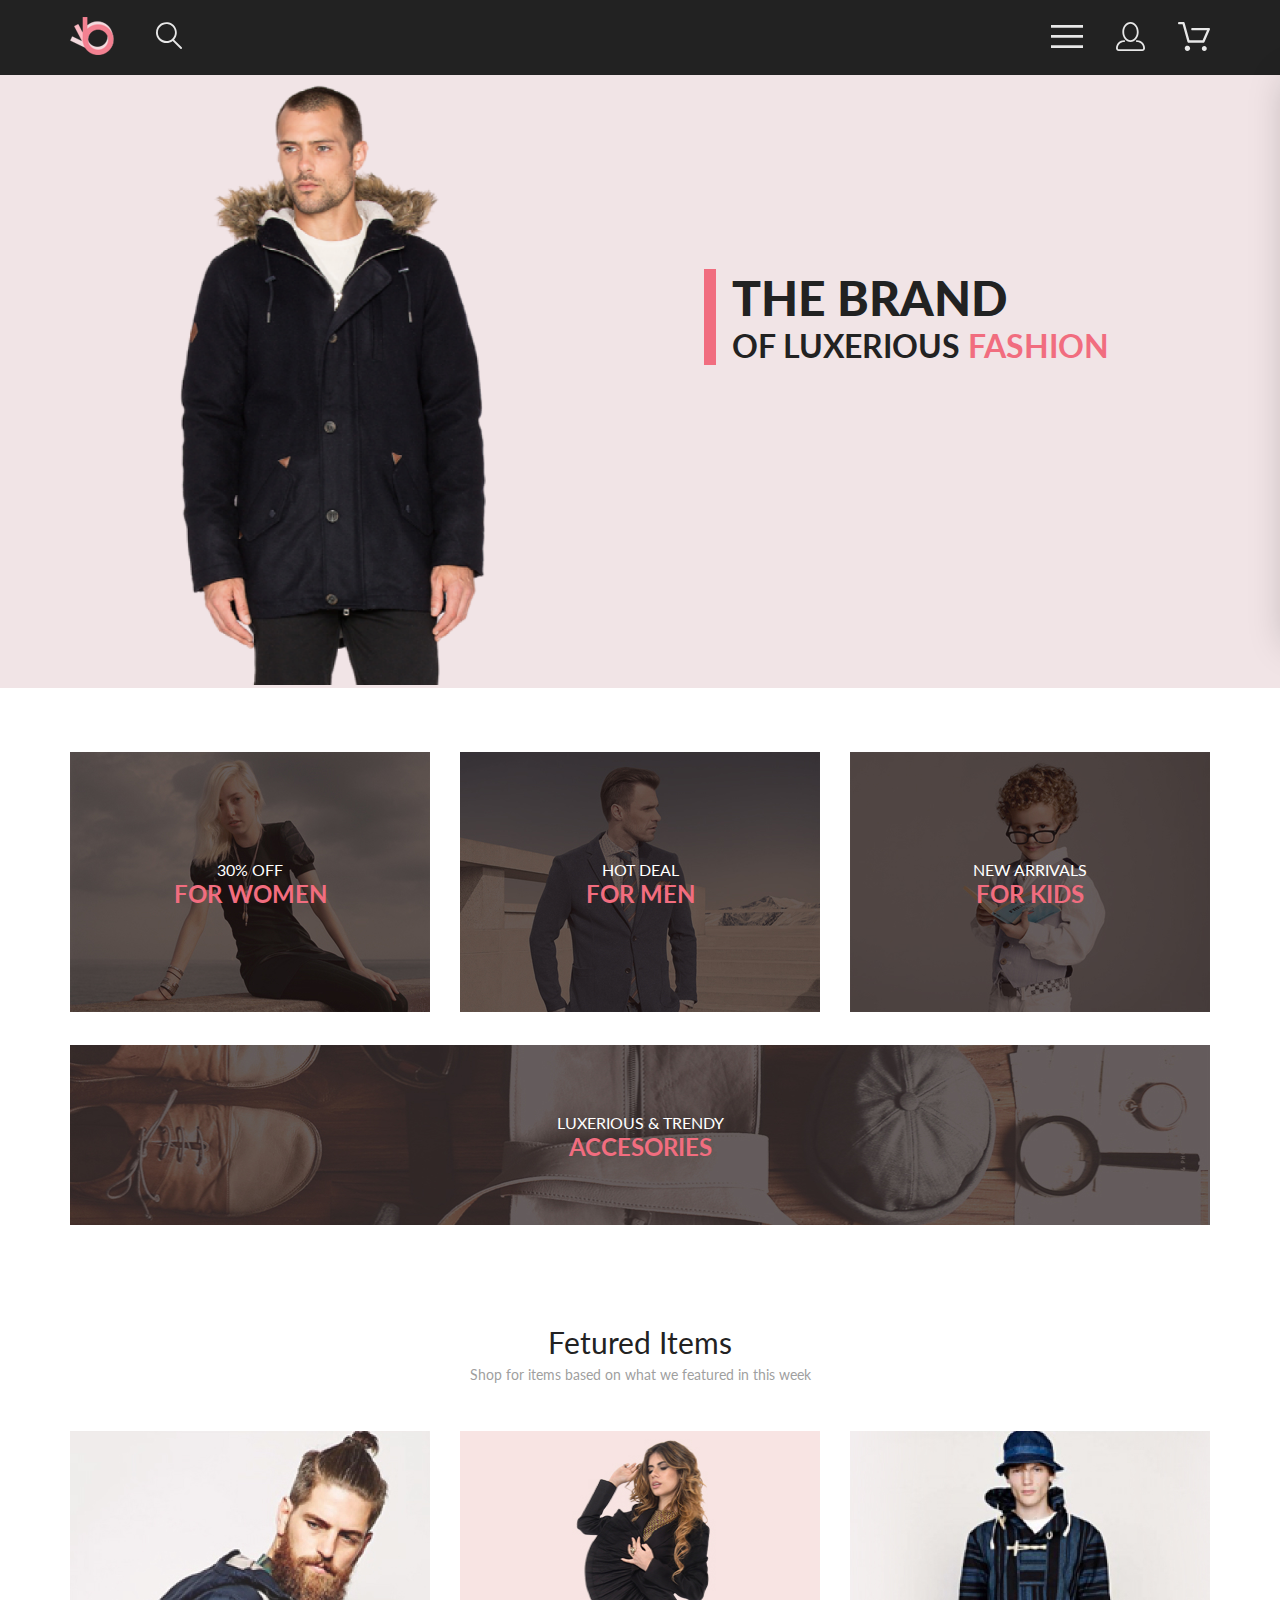
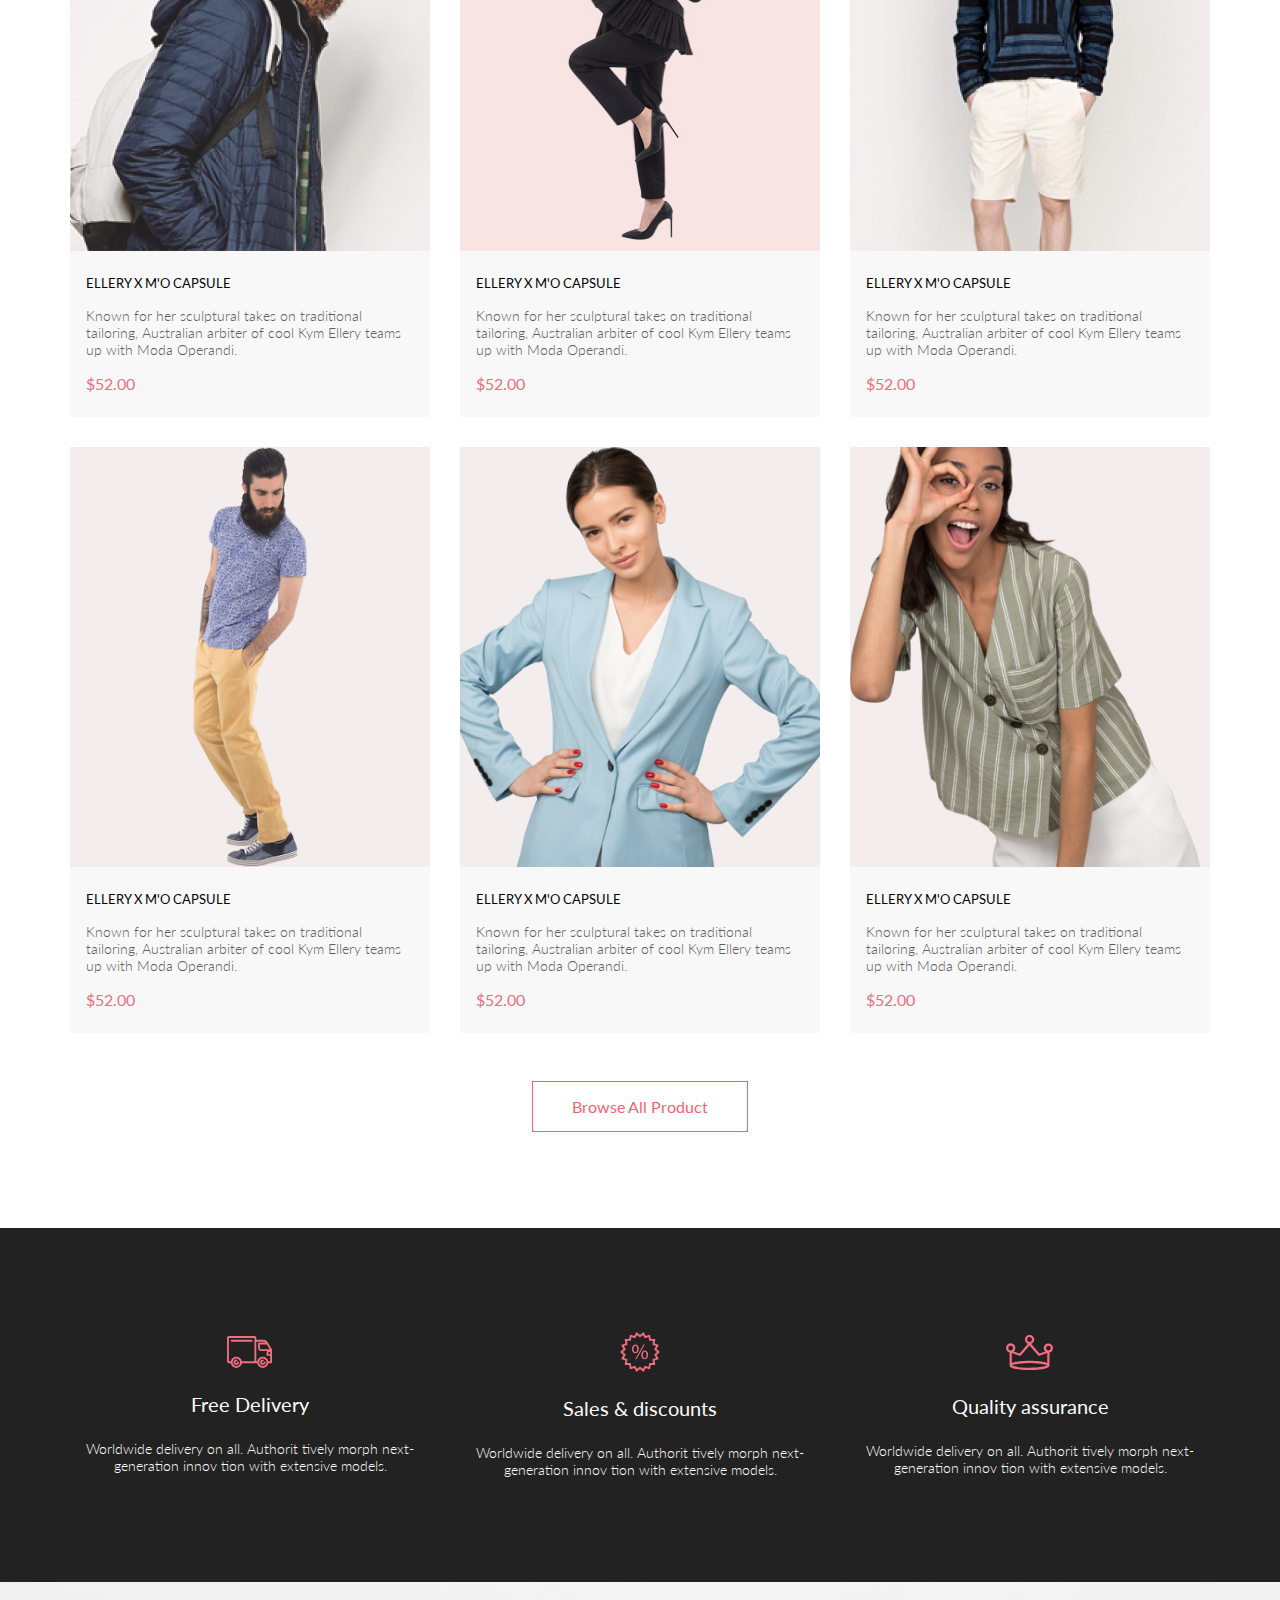
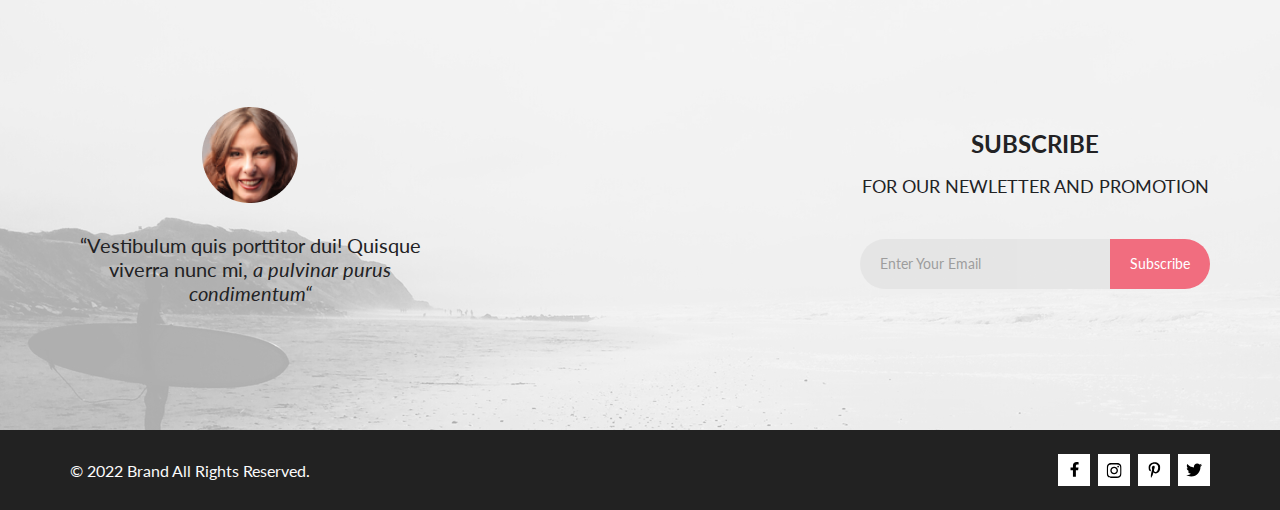
<file: index.html>
<!DOCTYPE html>
<html lang="en">

<head>
    <link rel="preconnect" href="https://fonts.googleapis.com">
    <link rel="preconnect" href="https://fonts.gstatic.com" crossorigin>
    <link href="https://fonts.googleapis.com/css2?family=Lato:wght@300;400;700;900&display=swap" rel="stylesheet">
    <meta charset="UTF-8">
    <meta http-equiv="X-UA-Compatible" content="IE=edge">
    <meta name="viewport" content="width=device-width, initial-scale=1.0">
    <title>Pink-shop</title>
    <link rel="stylesheet" href="style.css">
</head>

<body>
    <div class="top">
        <header class="header center">
            <div class="header__left">
                <a href="index.html"><img src="img/logo.png" alt="logo"></a>
                <a href="#"><img src="img/search.svg" alt="search"></a>
            </div>
            <nav class="header__right">
                <label for="header__check"><img src="img/menu.svg" alt="menu"></label>
                <a class="header__link-site" href="registration.html"><img src="img/reg.svg" alt="reg"></a>
                <a class="header__link-site" href="basket.html"><img src="img/cart.svg" alt="cart"></a>
            </nav>
            <input class="header__checkbox" id="header__check" type="checkbox">
            <div class="mobile-menu">
                <div class="mobile-menu__link-site">
                    <a href="registration.html">
                        <svg width="29" height="29" viewBox="0 0 29 29" fill="none" xmlns="http://www.w3.org/2000/svg">
                            <path
                                d="M14.5 19.937C19 19.937 22.656 15.464 22.656 9.968C22.656 4.472 19 0 14.5 0C13.3631 0.0217413 12.2463 0.303398 11.2351 0.823397C10.2239 1.34339 9.34507 2.08794 8.66602 3C7.12663 4.99573 6.30819 7.45381 6.34399 9.974C6.34399 15.465 10 19.937 14.5 19.937ZM14.5 1.813C18 1.813 20.844 5.472 20.844 9.969C20.844 14.466 17.998 18.125 14.5 18.125C11.002 18.125 8.15603 14.465 8.15503 9.969C8.15403 5.473 11 1.813 14.5 1.813ZM20.844 18.125C20.6036 18.125 20.373 18.2205 20.203 18.3905C20.033 18.5605 19.9375 18.7911 19.9375 19.0315C19.9375 19.2719 20.033 19.5025 20.203 19.6725C20.373 19.8425 20.6036 19.938 20.844 19.938C22.526 19.9399 24.1386 20.6088 25.3279 21.7982C26.5172 22.9875 27.1861 24.6 27.188 26.282C27.1875 26.5221 27.0918 26.7523 26.922 26.9221C26.7522 27.0918 26.5221 27.1875 26.282 27.188H2.71997C2.47985 27.1875 2.24975 27.0918 2.07996 26.9221C1.91016 26.7523 1.81449 26.5221 1.81396 26.282C1.81608 24.6001 2.48517 22.9877 3.67444 21.7985C4.86371 20.6092 6.47608 19.9401 8.15796 19.938C8.39824 19.938 8.62868 19.8425 8.79858 19.6726C8.96849 19.5027 9.06396 19.2723 9.06396 19.032C9.06396 18.7917 8.96849 18.5613 8.79858 18.3914C8.62868 18.2215 8.39824 18.126 8.15796 18.126C5.99541 18.1279 3.92201 18.9875 2.39258 20.5164C0.863144 22.0453 0.00264777 24.1185 0 26.281C0.000794067 27.0019 0.287502 27.693 0.797241 28.2027C1.30698 28.7125 1.99811 28.9992 2.71899 29H26.282C27.0027 28.9989 27.6936 28.7121 28.2031 28.2024C28.7126 27.6927 28.9992 27.0017 29 26.281C28.9974 24.1187 28.1372 22.0457 26.6083 20.5168C25.0793 18.9878 23.0063 18.1276 20.844 18.125Z"
                                fill="black" />
                        </svg>
                    </a>
                    <a href="basket.html">
                        <svg width="32" height="29" viewBox="0 0 32 29" fill="none" xmlns="http://www.w3.org/2000/svg">
                            <path
                                d="M26.2009 29C25.5532 28.9738 24.9415 28.6948 24.4972 28.2227C24.0529 27.7506 23.8114 27.1232 23.8245 26.475C23.8376 25.8269 24.1043 25.2097 24.5673 24.7559C25.0303 24.3022 25.6527 24.048 26.301 24.048C26.9493 24.048 27.5717 24.3022 28.0347 24.7559C28.4977 25.2097 28.7644 25.8269 28.7775 26.475C28.7906 27.1232 28.549 27.7506 28.1047 28.2227C27.6604 28.6948 27.0488 28.9738 26.401 29H26.2009ZM6.75293 26.32C6.75293 25.79 6.91011 25.2718 7.20459 24.8311C7.49907 24.3904 7.91764 24.0469 8.40735 23.844C8.89705 23.6412 9.43594 23.5881 9.95581 23.6915C10.4757 23.7949 10.9532 24.0502 11.328 24.425C11.7028 24.7998 11.9581 25.2773 12.0615 25.7972C12.1649 26.317 12.1118 26.8559 11.9089 27.3456C11.7061 27.8353 11.3626 28.2539 10.9219 28.5483C10.4812 28.8428 9.96304 29 9.43298 29C9.08087 29.0003 8.73212 28.9311 8.40674 28.7966C8.08136 28.662 7.78569 28.4646 7.53662 28.2158C7.28755 27.9669 7.09001 27.6713 6.9552 27.3461C6.82039 27.0208 6.75098 26.6721 6.75098 26.32H6.75293ZM10.553 20.686C10.2935 20.6868 10.0409 20.6024 9.83411 20.4457C9.62727 20.2891 9.47758 20.0689 9.40796 19.819L4.57495 2.36401H1.18201C0.868521 2.36401 0.567859 2.23947 0.346191 2.01781C0.124523 1.79614 0 1.49549 0 1.18201C0 0.868519 0.124523 0.567873 0.346191 0.346205C0.567859 0.124537 0.868521 5.81268e-06 1.18201 5.81268e-06H5.46301C5.7225 -0.00080736 5.97504 0.0837201 6.18176 0.240568C6.38848 0.397416 6.53784 0.617884 6.60693 0.868006L11.4399 18.323H24.6179L29.001 8.27501H14.401C14.2428 8.27961 14.0854 8.25242 13.9379 8.19507C13.7904 8.13771 13.6559 8.05134 13.5424 7.94108C13.4288 7.83082 13.3386 7.69891 13.277 7.55315C13.2154 7.40739 13.1836 7.25075 13.1836 7.0925C13.1836 6.93426 13.2154 6.77762 13.277 6.63186C13.3386 6.4861 13.4288 6.35419 13.5424 6.24393C13.6559 6.13367 13.7904 6.0473 13.9379 5.98994C14.0854 5.93259 14.2428 5.90541 14.401 5.91001H30.814C31.0097 5.90996 31.2022 5.95866 31.3744 6.05172C31.5465 6.14478 31.6928 6.27926 31.7999 6.44301C31.9078 6.60729 31.9734 6.79569 31.9908 6.99145C32.0083 7.18721 31.9771 7.38424 31.9 7.565L26.495 19.977C26.4026 20.1876 26.251 20.3668 26.0585 20.4927C25.866 20.6186 25.641 20.6858 25.411 20.686H10.553Z"
                                fill="black" />
                        </svg>
                    </a>
                </div>
                <h3 class="mobile-menu__heading">MENU</h3>
                <div class="mobile-menu__box">
                    <div class="mobile-menu__item">
                        <a href="catalog.html" class="mobile-menu__title">MAN</a>
                        <ul class="mobile-menu__list">
                            <li class="li-mobile"><a class="mobile-menu__link" href="#">Accessories</a></li>
                            <li class="li-mobile"><a class="mobile-menu__link" href="#">Bags</a></li>
                            <li class="li-mobile"><a class="mobile-menu__link" href="#">Denim</a></li>
                            <li class="li-mobile"><a class="mobile-menu__link" href="#">T-Shirts</a></li>
                        </ul>
                    </div>
                    <div class="mobile-menu__item">
                        <a href="catalog.html" class="mobile-menu__title">WOMAN</a>
                        <ul class="mobile-menu__list">
                            <li class="li-mobile"><a class="mobile-menu__link" href="#">Accessories</a></li>
                            <li class="li-mobile"><a class="mobile-menu__link" href="#">Bags</a></li>
                            <li class="li-mobile"><a class="mobile-menu__link" href="#">Denim</a></li>
                            <li class="li-mobile"><a class="mobile-menu__link" href="#">T-Shirts</a></li>
                        </ul>
                    </div>
                    <div class="mobile-menu__item">
                        <a href="catalog.html" class="mobile-menu__title">KIDS</a>
                        <ul class="mobile-menu__list">
                            <li class="li-mobile"><a class="mobile-menu__link" href="#">Accessories</a></li>
                            <li class="li-mobile"><a class="mobile-menu__link" href="#">Bags</a></li>
                            <li class="li-mobile"><a class="mobile-menu__link" href="#">Denim</a></li>
                            <li class="li-mobile"><a class="mobile-menu__link" href="#">T-Shirts</a></li>
                        </ul>
                    </div>
                </div>
            </div>
        </header>
        <section class="promo">
            <div class="promo__img">
                <img src="img/promo.png" alt="photo promo">
            </div>
            <div class="promo__content">
                <div class="promo__info">
                    <h1 class="promo__title">THE BRAND</h1>
                    <h2 class="promo__heading">OF LUXERIOUS <span class="promo__word-fashion">FASHION</span> </h2>
                </div>
            </div>
        </section>
        <section class="sale center">
            <div class="sale__item">
                <img src="img/si1.jpg" alt="sale image">
                <div class="sale__content">
                    <p class="sale__text">30% OFF</p>
                    <h3 class="sale__heading">FOR WOMEN</h3>
                </div>
            </div>
            <div class="sale__item">
                <img src="img/si2.jpg" alt="sale image">
                <div class="sale__content">
                    <p class="sale__text">HOT DEAL</p>
                    <h3 class="sale__heading">FOR MEN</h3>
                </div>
            </div>
            <div class="sale__item">
                <img src="img/si3.jpg" alt="sale image">
                <div class="sale__content">
                    <p class="sale__text">NEW ARRIVALS</p>
                    <h3 class="sale__heading">FOR KIDS</h3>
                </div>
            </div>
            <div class="sale__item sale__item_big">
                <img src="img/sibig.jpg" alt="sale image">
                <div class="sale__content">
                    <p class="sale__text">LUXERIOUS & TRENDY</p>
                    <h3 class="sale__heading">ACCESORIES</h3>
                </div>
            </div>
        </section>
        <section class="product-box center">
            <h2 class="product-box__heading">Fetured Items</h2>
            <p class="product-box__text">Shop for items based on what we featured in this week</p>
            <div class="product-box__content">
                <div class="product">
                    <img class="product__img" src="img/product1.jpg" alt="product">
                    <div class="product__content">
                        <a href="product.html" class="product__heading">ELLERY X M'O CAPSULE</a>
                        <p class="product__text">Known for her sculptural takes on traditional tailoring, Australian
                            arbiter
                            of cool Kym Ellery teams up with Moda Operandi.</p>
                        <p class="product__price">$52.00</p>
                    </div>
                    <a href="#" class="product__add"><svg width="27" height="25" viewBox="0 0 27 25" fill="none"
                            xmlns="http://www.w3.org/2000/svg">
                            <path
                                d="M21.9509 23.2667H21.8386C21.2294 23.2667 20.7177 22.7671 20.6735 22.1294C20.629 21.4607 21.1175 20.8785 21.7626 20.8346C21.788 20.8329 21.8145 20.832 21.8405 20.832C22.4575 20.832 22.9743 21.3219 23.0201 21.9487C23.0319 22.1971 22.9914 22.5514 22.736 22.8439L22.73 22.8507L22.7242 22.8575C22.5275 23.0912 22.2607 23.2321 21.9509 23.2667ZM8.21887 23.2604C7.5683 23.2604 7.03906 22.7174 7.03906 22.05C7.03906 21.3832 7.5683 20.8406 8.21887 20.8406C8.86945 20.8406 9.39868 21.3832 9.39868 22.05C9.39868 22.7174 8.86945 23.2604 8.21887 23.2604Z"
                                fill="white" />
                            <path
                                d="M21.876 22.2662C21.921 22.2549 21.9423 22.2339 21.96 22.2129C21.9678 22.2037 21.9756 22.1946 21.9835 22.1855C22.02 22.1438 22.0233 22.0553 22.0224 22.0105C22.0092 21.9044 21.9185 21.8315 21.8412 21.8315C21.8375 21.8315 21.8336 21.8317 21.8312 21.8318C21.7531 21.8372 21.6653 21.9409 21.6719 22.0625C21.6813 22.1793 21.7675 22.2662 21.8392 22.2662H21.876ZM8.21954 22.2599C8.31873 22.2599 8.39935 22.1655 8.39935 22.0496C8.39935 21.9341 8.31873 21.8401 8.21954 21.8401C8.12042 21.8401 8.03973 21.9341 8.03973 22.0496C8.03973 22.1655 8.12042 22.2599 8.21954 22.2599ZM21.9995 24.2662C21.9517 24.2662 21.8878 24.2662 21.8392 24.2662C20.7017 24.2662 19.7567 23.3545 19.6765 22.198C19.5964 20.9929 20.4937 19.9183 21.6953 19.8364C21.7441 19.8331 21.7928 19.8315 21.8412 19.8315C22.9799 19.8315 23.9413 20.7324 24.019 21.8884C24.0505 22.4915 23.8741 23.0612 23.4898 23.5012C23.1055 23.9575 22.5764 24.2177 21.9995 24.2662ZM8.21954 24.2599C7.01532 24.2599 6.03973 23.2709 6.03973 22.0496C6.03973 20.8291 7.01532 19.8401 8.21954 19.8401C9.42371 19.8401 10.3994 20.8291 10.3994 22.0496C10.3994 23.2709 9.42371 24.2599 8.21954 24.2599ZM21.1984 17.3938H9.13306C8.70013 17.3938 8.31586 17.1005 8.20331 16.6775L4.27753 2.24768H1.52173C0.993408 2.24768 0.560547 1.80859 0.560547 1.27039C0.560547 0.733032 0.993408 0.292969 1.52173 0.292969H4.99933C5.43134 0.292969 5.81561 0.586304 5.9281 1.01025L9.85394 15.4391H20.5576L24.1144 7.13379H12.2578C11.7286 7.13379 11.2957 6.69373 11.2957 6.15649C11.2957 5.61914 11.7286 5.17908 12.2578 5.17908H25.5886C25.9091 5.17908 26.2141 5.34192 26.3896 5.61914C26.566 5.89539 26.5984 6.23743 26.4697 6.547L22.0795 16.807C21.9193 17.1653 21.5827 17.3938 21.1984 17.3938Z"
                                fill="white" />
                            <path
                                d="M21.876 22.2662C21.921 22.2549 21.9423 22.2339 21.96 22.2129C21.9678 22.2037 21.9756 22.1946 21.9835 22.1855C22.02 22.1438 22.0233 22.0553 22.0224 22.0105C22.0092 21.9044 21.9185 21.8315 21.8412 21.8315C21.8375 21.8315 21.8336 21.8317 21.8312 21.8318C21.7531 21.8372 21.6653 21.9409 21.6719 22.0625C21.6813 22.1793 21.7675 22.2662 21.8392 22.2662H21.876ZM8.21954 22.2599C8.31873 22.2599 8.39935 22.1655 8.39935 22.0496C8.39935 21.9341 8.31873 21.8401 8.21954 21.8401C8.12042 21.8401 8.03973 21.9341 8.03973 22.0496C8.03973 22.1655 8.12042 22.2599 8.21954 22.2599ZM21.9995 24.2662C21.9517 24.2662 21.8878 24.2662 21.8392 24.2662C20.7017 24.2662 19.7567 23.3545 19.6765 22.198C19.5964 20.9929 20.4937 19.9183 21.6953 19.8364C21.7441 19.8331 21.7928 19.8315 21.8412 19.8315C22.9799 19.8315 23.9413 20.7324 24.019 21.8884C24.0505 22.4915 23.8741 23.0612 23.4898 23.5012C23.1055 23.9575 22.5764 24.2177 21.9995 24.2662ZM8.21954 24.2599C7.01532 24.2599 6.03973 23.2709 6.03973 22.0496C6.03973 20.8291 7.01532 19.8401 8.21954 19.8401C9.42371 19.8401 10.3994 20.8291 10.3994 22.0496C10.3994 23.2709 9.42371 24.2599 8.21954 24.2599ZM21.1984 17.3938H9.13306C8.70013 17.3938 8.31586 17.1005 8.20331 16.6775L4.27753 2.24768H1.52173C0.993408 2.24768 0.560547 1.80859 0.560547 1.27039C0.560547 0.733032 0.993408 0.292969 1.52173 0.292969H4.99933C5.43134 0.292969 5.81561 0.586304 5.9281 1.01025L9.85394 15.4391H20.5576L24.1144 7.13379H12.2578C11.7286 7.13379 11.2957 6.69373 11.2957 6.15649C11.2957 5.61914 11.7286 5.17908 12.2578 5.17908H25.5886C25.9091 5.17908 26.2141 5.34192 26.3896 5.61914C26.566 5.89539 26.5984 6.23743 26.4697 6.547L22.0795 16.807C21.9193 17.1653 21.5827 17.3938 21.1984 17.3938Z"
                                fill="white" />
                        </svg>
                        Add to Cart</a>
                </div>
                <div class="product">
                    <img class="product__img" src="img/product2.jpg" alt="product">
                    <div class="product__content">
                        <a href="product.html" class="product__heading">ELLERY X M'O CAPSULE</a>
                        <p class="product__text">Known for her sculptural takes on traditional tailoring, Australian
                            arbiter
                            of cool Kym Ellery teams up with Moda Operandi.</p>
                        <p class="product__price">$52.00</p>
                    </div>
                    <a href="#" class="product__add"><svg width="27" height="25" viewBox="0 0 27 25" fill="none"
                            xmlns="http://www.w3.org/2000/svg">
                            <path
                                d="M21.9509 23.2667H21.8386C21.2294 23.2667 20.7177 22.7671 20.6735 22.1294C20.629 21.4607 21.1175 20.8785 21.7626 20.8346C21.788 20.8329 21.8145 20.832 21.8405 20.832C22.4575 20.832 22.9743 21.3219 23.0201 21.9487C23.0319 22.1971 22.9914 22.5514 22.736 22.8439L22.73 22.8507L22.7242 22.8575C22.5275 23.0912 22.2607 23.2321 21.9509 23.2667ZM8.21887 23.2604C7.5683 23.2604 7.03906 22.7174 7.03906 22.05C7.03906 21.3832 7.5683 20.8406 8.21887 20.8406C8.86945 20.8406 9.39868 21.3832 9.39868 22.05C9.39868 22.7174 8.86945 23.2604 8.21887 23.2604Z"
                                fill="white" />
                            <path
                                d="M21.876 22.2662C21.921 22.2549 21.9423 22.2339 21.96 22.2129C21.9678 22.2037 21.9756 22.1946 21.9835 22.1855C22.02 22.1438 22.0233 22.0553 22.0224 22.0105C22.0092 21.9044 21.9185 21.8315 21.8412 21.8315C21.8375 21.8315 21.8336 21.8317 21.8312 21.8318C21.7531 21.8372 21.6653 21.9409 21.6719 22.0625C21.6813 22.1793 21.7675 22.2662 21.8392 22.2662H21.876ZM8.21954 22.2599C8.31873 22.2599 8.39935 22.1655 8.39935 22.0496C8.39935 21.9341 8.31873 21.8401 8.21954 21.8401C8.12042 21.8401 8.03973 21.9341 8.03973 22.0496C8.03973 22.1655 8.12042 22.2599 8.21954 22.2599ZM21.9995 24.2662C21.9517 24.2662 21.8878 24.2662 21.8392 24.2662C20.7017 24.2662 19.7567 23.3545 19.6765 22.198C19.5964 20.9929 20.4937 19.9183 21.6953 19.8364C21.7441 19.8331 21.7928 19.8315 21.8412 19.8315C22.9799 19.8315 23.9413 20.7324 24.019 21.8884C24.0505 22.4915 23.8741 23.0612 23.4898 23.5012C23.1055 23.9575 22.5764 24.2177 21.9995 24.2662ZM8.21954 24.2599C7.01532 24.2599 6.03973 23.2709 6.03973 22.0496C6.03973 20.8291 7.01532 19.8401 8.21954 19.8401C9.42371 19.8401 10.3994 20.8291 10.3994 22.0496C10.3994 23.2709 9.42371 24.2599 8.21954 24.2599ZM21.1984 17.3938H9.13306C8.70013 17.3938 8.31586 17.1005 8.20331 16.6775L4.27753 2.24768H1.52173C0.993408 2.24768 0.560547 1.80859 0.560547 1.27039C0.560547 0.733032 0.993408 0.292969 1.52173 0.292969H4.99933C5.43134 0.292969 5.81561 0.586304 5.9281 1.01025L9.85394 15.4391H20.5576L24.1144 7.13379H12.2578C11.7286 7.13379 11.2957 6.69373 11.2957 6.15649C11.2957 5.61914 11.7286 5.17908 12.2578 5.17908H25.5886C25.9091 5.17908 26.2141 5.34192 26.3896 5.61914C26.566 5.89539 26.5984 6.23743 26.4697 6.547L22.0795 16.807C21.9193 17.1653 21.5827 17.3938 21.1984 17.3938Z"
                                fill="white" />
                            <path
                                d="M21.876 22.2662C21.921 22.2549 21.9423 22.2339 21.96 22.2129C21.9678 22.2037 21.9756 22.1946 21.9835 22.1855C22.02 22.1438 22.0233 22.0553 22.0224 22.0105C22.0092 21.9044 21.9185 21.8315 21.8412 21.8315C21.8375 21.8315 21.8336 21.8317 21.8312 21.8318C21.7531 21.8372 21.6653 21.9409 21.6719 22.0625C21.6813 22.1793 21.7675 22.2662 21.8392 22.2662H21.876ZM8.21954 22.2599C8.31873 22.2599 8.39935 22.1655 8.39935 22.0496C8.39935 21.9341 8.31873 21.8401 8.21954 21.8401C8.12042 21.8401 8.03973 21.9341 8.03973 22.0496C8.03973 22.1655 8.12042 22.2599 8.21954 22.2599ZM21.9995 24.2662C21.9517 24.2662 21.8878 24.2662 21.8392 24.2662C20.7017 24.2662 19.7567 23.3545 19.6765 22.198C19.5964 20.9929 20.4937 19.9183 21.6953 19.8364C21.7441 19.8331 21.7928 19.8315 21.8412 19.8315C22.9799 19.8315 23.9413 20.7324 24.019 21.8884C24.0505 22.4915 23.8741 23.0612 23.4898 23.5012C23.1055 23.9575 22.5764 24.2177 21.9995 24.2662ZM8.21954 24.2599C7.01532 24.2599 6.03973 23.2709 6.03973 22.0496C6.03973 20.8291 7.01532 19.8401 8.21954 19.8401C9.42371 19.8401 10.3994 20.8291 10.3994 22.0496C10.3994 23.2709 9.42371 24.2599 8.21954 24.2599ZM21.1984 17.3938H9.13306C8.70013 17.3938 8.31586 17.1005 8.20331 16.6775L4.27753 2.24768H1.52173C0.993408 2.24768 0.560547 1.80859 0.560547 1.27039C0.560547 0.733032 0.993408 0.292969 1.52173 0.292969H4.99933C5.43134 0.292969 5.81561 0.586304 5.9281 1.01025L9.85394 15.4391H20.5576L24.1144 7.13379H12.2578C11.7286 7.13379 11.2957 6.69373 11.2957 6.15649C11.2957 5.61914 11.7286 5.17908 12.2578 5.17908H25.5886C25.9091 5.17908 26.2141 5.34192 26.3896 5.61914C26.566 5.89539 26.5984 6.23743 26.4697 6.547L22.0795 16.807C21.9193 17.1653 21.5827 17.3938 21.1984 17.3938Z"
                                fill="white" />
                        </svg>
                        Add to Cart</a>
                </div>
                <div class="product">
                    <img class="product__img" src="img/product3.jpg" alt="product">
                    <div class="product__content">
                        <a href="product.html" class="product__heading">ELLERY X M'O CAPSULE</a>
                        <p class="product__text">Known for her sculptural takes on traditional tailoring, Australian
                            arbiter
                            of cool Kym Ellery teams up with Moda Operandi.</p>
                        <p class="product__price">$52.00</p>
                    </div>
                    <a href="#" class="product__add"><svg width="27" height="25" viewBox="0 0 27 25" fill="none"
                            xmlns="http://www.w3.org/2000/svg">
                            <path
                                d="M21.9509 23.2667H21.8386C21.2294 23.2667 20.7177 22.7671 20.6735 22.1294C20.629 21.4607 21.1175 20.8785 21.7626 20.8346C21.788 20.8329 21.8145 20.832 21.8405 20.832C22.4575 20.832 22.9743 21.3219 23.0201 21.9487C23.0319 22.1971 22.9914 22.5514 22.736 22.8439L22.73 22.8507L22.7242 22.8575C22.5275 23.0912 22.2607 23.2321 21.9509 23.2667ZM8.21887 23.2604C7.5683 23.2604 7.03906 22.7174 7.03906 22.05C7.03906 21.3832 7.5683 20.8406 8.21887 20.8406C8.86945 20.8406 9.39868 21.3832 9.39868 22.05C9.39868 22.7174 8.86945 23.2604 8.21887 23.2604Z"
                                fill="white" />
                            <path
                                d="M21.876 22.2662C21.921 22.2549 21.9423 22.2339 21.96 22.2129C21.9678 22.2037 21.9756 22.1946 21.9835 22.1855C22.02 22.1438 22.0233 22.0553 22.0224 22.0105C22.0092 21.9044 21.9185 21.8315 21.8412 21.8315C21.8375 21.8315 21.8336 21.8317 21.8312 21.8318C21.7531 21.8372 21.6653 21.9409 21.6719 22.0625C21.6813 22.1793 21.7675 22.2662 21.8392 22.2662H21.876ZM8.21954 22.2599C8.31873 22.2599 8.39935 22.1655 8.39935 22.0496C8.39935 21.9341 8.31873 21.8401 8.21954 21.8401C8.12042 21.8401 8.03973 21.9341 8.03973 22.0496C8.03973 22.1655 8.12042 22.2599 8.21954 22.2599ZM21.9995 24.2662C21.9517 24.2662 21.8878 24.2662 21.8392 24.2662C20.7017 24.2662 19.7567 23.3545 19.6765 22.198C19.5964 20.9929 20.4937 19.9183 21.6953 19.8364C21.7441 19.8331 21.7928 19.8315 21.8412 19.8315C22.9799 19.8315 23.9413 20.7324 24.019 21.8884C24.0505 22.4915 23.8741 23.0612 23.4898 23.5012C23.1055 23.9575 22.5764 24.2177 21.9995 24.2662ZM8.21954 24.2599C7.01532 24.2599 6.03973 23.2709 6.03973 22.0496C6.03973 20.8291 7.01532 19.8401 8.21954 19.8401C9.42371 19.8401 10.3994 20.8291 10.3994 22.0496C10.3994 23.2709 9.42371 24.2599 8.21954 24.2599ZM21.1984 17.3938H9.13306C8.70013 17.3938 8.31586 17.1005 8.20331 16.6775L4.27753 2.24768H1.52173C0.993408 2.24768 0.560547 1.80859 0.560547 1.27039C0.560547 0.733032 0.993408 0.292969 1.52173 0.292969H4.99933C5.43134 0.292969 5.81561 0.586304 5.9281 1.01025L9.85394 15.4391H20.5576L24.1144 7.13379H12.2578C11.7286 7.13379 11.2957 6.69373 11.2957 6.15649C11.2957 5.61914 11.7286 5.17908 12.2578 5.17908H25.5886C25.9091 5.17908 26.2141 5.34192 26.3896 5.61914C26.566 5.89539 26.5984 6.23743 26.4697 6.547L22.0795 16.807C21.9193 17.1653 21.5827 17.3938 21.1984 17.3938Z"
                                fill="white" />
                            <path
                                d="M21.876 22.2662C21.921 22.2549 21.9423 22.2339 21.96 22.2129C21.9678 22.2037 21.9756 22.1946 21.9835 22.1855C22.02 22.1438 22.0233 22.0553 22.0224 22.0105C22.0092 21.9044 21.9185 21.8315 21.8412 21.8315C21.8375 21.8315 21.8336 21.8317 21.8312 21.8318C21.7531 21.8372 21.6653 21.9409 21.6719 22.0625C21.6813 22.1793 21.7675 22.2662 21.8392 22.2662H21.876ZM8.21954 22.2599C8.31873 22.2599 8.39935 22.1655 8.39935 22.0496C8.39935 21.9341 8.31873 21.8401 8.21954 21.8401C8.12042 21.8401 8.03973 21.9341 8.03973 22.0496C8.03973 22.1655 8.12042 22.2599 8.21954 22.2599ZM21.9995 24.2662C21.9517 24.2662 21.8878 24.2662 21.8392 24.2662C20.7017 24.2662 19.7567 23.3545 19.6765 22.198C19.5964 20.9929 20.4937 19.9183 21.6953 19.8364C21.7441 19.8331 21.7928 19.8315 21.8412 19.8315C22.9799 19.8315 23.9413 20.7324 24.019 21.8884C24.0505 22.4915 23.8741 23.0612 23.4898 23.5012C23.1055 23.9575 22.5764 24.2177 21.9995 24.2662ZM8.21954 24.2599C7.01532 24.2599 6.03973 23.2709 6.03973 22.0496C6.03973 20.8291 7.01532 19.8401 8.21954 19.8401C9.42371 19.8401 10.3994 20.8291 10.3994 22.0496C10.3994 23.2709 9.42371 24.2599 8.21954 24.2599ZM21.1984 17.3938H9.13306C8.70013 17.3938 8.31586 17.1005 8.20331 16.6775L4.27753 2.24768H1.52173C0.993408 2.24768 0.560547 1.80859 0.560547 1.27039C0.560547 0.733032 0.993408 0.292969 1.52173 0.292969H4.99933C5.43134 0.292969 5.81561 0.586304 5.9281 1.01025L9.85394 15.4391H20.5576L24.1144 7.13379H12.2578C11.7286 7.13379 11.2957 6.69373 11.2957 6.15649C11.2957 5.61914 11.7286 5.17908 12.2578 5.17908H25.5886C25.9091 5.17908 26.2141 5.34192 26.3896 5.61914C26.566 5.89539 26.5984 6.23743 26.4697 6.547L22.0795 16.807C21.9193 17.1653 21.5827 17.3938 21.1984 17.3938Z"
                                fill="white" />
                        </svg>
                        Add to Cart</a>
                </div>
                <div class="product">
                    <img class="product__img" src="img/product4.jpg" alt="product">
                    <div class="product__content">
                        <a href="product.html" class="product__heading">ELLERY X M'O CAPSULE</a>
                        <p class="product__text">Known for her sculptural takes on traditional tailoring, Australian
                            arbiter
                            of cool Kym Ellery teams up with Moda Operandi.</p>
                        <p class="product__price">$52.00</p>
                    </div>
                    <a href="#" class="product__add"><svg width="27" height="25" viewBox="0 0 27 25" fill="none"
                            xmlns="http://www.w3.org/2000/svg">
                            <path
                                d="M21.9509 23.2667H21.8386C21.2294 23.2667 20.7177 22.7671 20.6735 22.1294C20.629 21.4607 21.1175 20.8785 21.7626 20.8346C21.788 20.8329 21.8145 20.832 21.8405 20.832C22.4575 20.832 22.9743 21.3219 23.0201 21.9487C23.0319 22.1971 22.9914 22.5514 22.736 22.8439L22.73 22.8507L22.7242 22.8575C22.5275 23.0912 22.2607 23.2321 21.9509 23.2667ZM8.21887 23.2604C7.5683 23.2604 7.03906 22.7174 7.03906 22.05C7.03906 21.3832 7.5683 20.8406 8.21887 20.8406C8.86945 20.8406 9.39868 21.3832 9.39868 22.05C9.39868 22.7174 8.86945 23.2604 8.21887 23.2604Z"
                                fill="white" />
                            <path
                                d="M21.876 22.2662C21.921 22.2549 21.9423 22.2339 21.96 22.2129C21.9678 22.2037 21.9756 22.1946 21.9835 22.1855C22.02 22.1438 22.0233 22.0553 22.0224 22.0105C22.0092 21.9044 21.9185 21.8315 21.8412 21.8315C21.8375 21.8315 21.8336 21.8317 21.8312 21.8318C21.7531 21.8372 21.6653 21.9409 21.6719 22.0625C21.6813 22.1793 21.7675 22.2662 21.8392 22.2662H21.876ZM8.21954 22.2599C8.31873 22.2599 8.39935 22.1655 8.39935 22.0496C8.39935 21.9341 8.31873 21.8401 8.21954 21.8401C8.12042 21.8401 8.03973 21.9341 8.03973 22.0496C8.03973 22.1655 8.12042 22.2599 8.21954 22.2599ZM21.9995 24.2662C21.9517 24.2662 21.8878 24.2662 21.8392 24.2662C20.7017 24.2662 19.7567 23.3545 19.6765 22.198C19.5964 20.9929 20.4937 19.9183 21.6953 19.8364C21.7441 19.8331 21.7928 19.8315 21.8412 19.8315C22.9799 19.8315 23.9413 20.7324 24.019 21.8884C24.0505 22.4915 23.8741 23.0612 23.4898 23.5012C23.1055 23.9575 22.5764 24.2177 21.9995 24.2662ZM8.21954 24.2599C7.01532 24.2599 6.03973 23.2709 6.03973 22.0496C6.03973 20.8291 7.01532 19.8401 8.21954 19.8401C9.42371 19.8401 10.3994 20.8291 10.3994 22.0496C10.3994 23.2709 9.42371 24.2599 8.21954 24.2599ZM21.1984 17.3938H9.13306C8.70013 17.3938 8.31586 17.1005 8.20331 16.6775L4.27753 2.24768H1.52173C0.993408 2.24768 0.560547 1.80859 0.560547 1.27039C0.560547 0.733032 0.993408 0.292969 1.52173 0.292969H4.99933C5.43134 0.292969 5.81561 0.586304 5.9281 1.01025L9.85394 15.4391H20.5576L24.1144 7.13379H12.2578C11.7286 7.13379 11.2957 6.69373 11.2957 6.15649C11.2957 5.61914 11.7286 5.17908 12.2578 5.17908H25.5886C25.9091 5.17908 26.2141 5.34192 26.3896 5.61914C26.566 5.89539 26.5984 6.23743 26.4697 6.547L22.0795 16.807C21.9193 17.1653 21.5827 17.3938 21.1984 17.3938Z"
                                fill="white" />
                            <path
                                d="M21.876 22.2662C21.921 22.2549 21.9423 22.2339 21.96 22.2129C21.9678 22.2037 21.9756 22.1946 21.9835 22.1855C22.02 22.1438 22.0233 22.0553 22.0224 22.0105C22.0092 21.9044 21.9185 21.8315 21.8412 21.8315C21.8375 21.8315 21.8336 21.8317 21.8312 21.8318C21.7531 21.8372 21.6653 21.9409 21.6719 22.0625C21.6813 22.1793 21.7675 22.2662 21.8392 22.2662H21.876ZM8.21954 22.2599C8.31873 22.2599 8.39935 22.1655 8.39935 22.0496C8.39935 21.9341 8.31873 21.8401 8.21954 21.8401C8.12042 21.8401 8.03973 21.9341 8.03973 22.0496C8.03973 22.1655 8.12042 22.2599 8.21954 22.2599ZM21.9995 24.2662C21.9517 24.2662 21.8878 24.2662 21.8392 24.2662C20.7017 24.2662 19.7567 23.3545 19.6765 22.198C19.5964 20.9929 20.4937 19.9183 21.6953 19.8364C21.7441 19.8331 21.7928 19.8315 21.8412 19.8315C22.9799 19.8315 23.9413 20.7324 24.019 21.8884C24.0505 22.4915 23.8741 23.0612 23.4898 23.5012C23.1055 23.9575 22.5764 24.2177 21.9995 24.2662ZM8.21954 24.2599C7.01532 24.2599 6.03973 23.2709 6.03973 22.0496C6.03973 20.8291 7.01532 19.8401 8.21954 19.8401C9.42371 19.8401 10.3994 20.8291 10.3994 22.0496C10.3994 23.2709 9.42371 24.2599 8.21954 24.2599ZM21.1984 17.3938H9.13306C8.70013 17.3938 8.31586 17.1005 8.20331 16.6775L4.27753 2.24768H1.52173C0.993408 2.24768 0.560547 1.80859 0.560547 1.27039C0.560547 0.733032 0.993408 0.292969 1.52173 0.292969H4.99933C5.43134 0.292969 5.81561 0.586304 5.9281 1.01025L9.85394 15.4391H20.5576L24.1144 7.13379H12.2578C11.7286 7.13379 11.2957 6.69373 11.2957 6.15649C11.2957 5.61914 11.7286 5.17908 12.2578 5.17908H25.5886C25.9091 5.17908 26.2141 5.34192 26.3896 5.61914C26.566 5.89539 26.5984 6.23743 26.4697 6.547L22.0795 16.807C21.9193 17.1653 21.5827 17.3938 21.1984 17.3938Z"
                                fill="white" />
                        </svg>
                        Add to Cart</a>
                </div>
                <div class="product">
                    <img class="product__img" src="img/product5.jpg" alt="product">
                    <div class="product__content">
                        <a href="product.html" class="product__heading">ELLERY X M'O CAPSULE</a>
                        <p class="product__text">Known for her sculptural takes on traditional tailoring, Australian
                            arbiter
                            of cool Kym Ellery teams up with Moda Operandi.</p>
                        <p class="product__price">$52.00</p>
                    </div>
                    <a href="#" class="product__add"><svg width="27" height="25" viewBox="0 0 27 25" fill="none"
                            xmlns="http://www.w3.org/2000/svg">
                            <path
                                d="M21.9509 23.2667H21.8386C21.2294 23.2667 20.7177 22.7671 20.6735 22.1294C20.629 21.4607 21.1175 20.8785 21.7626 20.8346C21.788 20.8329 21.8145 20.832 21.8405 20.832C22.4575 20.832 22.9743 21.3219 23.0201 21.9487C23.0319 22.1971 22.9914 22.5514 22.736 22.8439L22.73 22.8507L22.7242 22.8575C22.5275 23.0912 22.2607 23.2321 21.9509 23.2667ZM8.21887 23.2604C7.5683 23.2604 7.03906 22.7174 7.03906 22.05C7.03906 21.3832 7.5683 20.8406 8.21887 20.8406C8.86945 20.8406 9.39868 21.3832 9.39868 22.05C9.39868 22.7174 8.86945 23.2604 8.21887 23.2604Z"
                                fill="white" />
                            <path
                                d="M21.876 22.2662C21.921 22.2549 21.9423 22.2339 21.96 22.2129C21.9678 22.2037 21.9756 22.1946 21.9835 22.1855C22.02 22.1438 22.0233 22.0553 22.0224 22.0105C22.0092 21.9044 21.9185 21.8315 21.8412 21.8315C21.8375 21.8315 21.8336 21.8317 21.8312 21.8318C21.7531 21.8372 21.6653 21.9409 21.6719 22.0625C21.6813 22.1793 21.7675 22.2662 21.8392 22.2662H21.876ZM8.21954 22.2599C8.31873 22.2599 8.39935 22.1655 8.39935 22.0496C8.39935 21.9341 8.31873 21.8401 8.21954 21.8401C8.12042 21.8401 8.03973 21.9341 8.03973 22.0496C8.03973 22.1655 8.12042 22.2599 8.21954 22.2599ZM21.9995 24.2662C21.9517 24.2662 21.8878 24.2662 21.8392 24.2662C20.7017 24.2662 19.7567 23.3545 19.6765 22.198C19.5964 20.9929 20.4937 19.9183 21.6953 19.8364C21.7441 19.8331 21.7928 19.8315 21.8412 19.8315C22.9799 19.8315 23.9413 20.7324 24.019 21.8884C24.0505 22.4915 23.8741 23.0612 23.4898 23.5012C23.1055 23.9575 22.5764 24.2177 21.9995 24.2662ZM8.21954 24.2599C7.01532 24.2599 6.03973 23.2709 6.03973 22.0496C6.03973 20.8291 7.01532 19.8401 8.21954 19.8401C9.42371 19.8401 10.3994 20.8291 10.3994 22.0496C10.3994 23.2709 9.42371 24.2599 8.21954 24.2599ZM21.1984 17.3938H9.13306C8.70013 17.3938 8.31586 17.1005 8.20331 16.6775L4.27753 2.24768H1.52173C0.993408 2.24768 0.560547 1.80859 0.560547 1.27039C0.560547 0.733032 0.993408 0.292969 1.52173 0.292969H4.99933C5.43134 0.292969 5.81561 0.586304 5.9281 1.01025L9.85394 15.4391H20.5576L24.1144 7.13379H12.2578C11.7286 7.13379 11.2957 6.69373 11.2957 6.15649C11.2957 5.61914 11.7286 5.17908 12.2578 5.17908H25.5886C25.9091 5.17908 26.2141 5.34192 26.3896 5.61914C26.566 5.89539 26.5984 6.23743 26.4697 6.547L22.0795 16.807C21.9193 17.1653 21.5827 17.3938 21.1984 17.3938Z"
                                fill="white" />
                            <path
                                d="M21.876 22.2662C21.921 22.2549 21.9423 22.2339 21.96 22.2129C21.9678 22.2037 21.9756 22.1946 21.9835 22.1855C22.02 22.1438 22.0233 22.0553 22.0224 22.0105C22.0092 21.9044 21.9185 21.8315 21.8412 21.8315C21.8375 21.8315 21.8336 21.8317 21.8312 21.8318C21.7531 21.8372 21.6653 21.9409 21.6719 22.0625C21.6813 22.1793 21.7675 22.2662 21.8392 22.2662H21.876ZM8.21954 22.2599C8.31873 22.2599 8.39935 22.1655 8.39935 22.0496C8.39935 21.9341 8.31873 21.8401 8.21954 21.8401C8.12042 21.8401 8.03973 21.9341 8.03973 22.0496C8.03973 22.1655 8.12042 22.2599 8.21954 22.2599ZM21.9995 24.2662C21.9517 24.2662 21.8878 24.2662 21.8392 24.2662C20.7017 24.2662 19.7567 23.3545 19.6765 22.198C19.5964 20.9929 20.4937 19.9183 21.6953 19.8364C21.7441 19.8331 21.7928 19.8315 21.8412 19.8315C22.9799 19.8315 23.9413 20.7324 24.019 21.8884C24.0505 22.4915 23.8741 23.0612 23.4898 23.5012C23.1055 23.9575 22.5764 24.2177 21.9995 24.2662ZM8.21954 24.2599C7.01532 24.2599 6.03973 23.2709 6.03973 22.0496C6.03973 20.8291 7.01532 19.8401 8.21954 19.8401C9.42371 19.8401 10.3994 20.8291 10.3994 22.0496C10.3994 23.2709 9.42371 24.2599 8.21954 24.2599ZM21.1984 17.3938H9.13306C8.70013 17.3938 8.31586 17.1005 8.20331 16.6775L4.27753 2.24768H1.52173C0.993408 2.24768 0.560547 1.80859 0.560547 1.27039C0.560547 0.733032 0.993408 0.292969 1.52173 0.292969H4.99933C5.43134 0.292969 5.81561 0.586304 5.9281 1.01025L9.85394 15.4391H20.5576L24.1144 7.13379H12.2578C11.7286 7.13379 11.2957 6.69373 11.2957 6.15649C11.2957 5.61914 11.7286 5.17908 12.2578 5.17908H25.5886C25.9091 5.17908 26.2141 5.34192 26.3896 5.61914C26.566 5.89539 26.5984 6.23743 26.4697 6.547L22.0795 16.807C21.9193 17.1653 21.5827 17.3938 21.1984 17.3938Z"
                                fill="white" />
                        </svg>
                        Add to Cart</a>
                </div>
                <div class="product">
                    <img class="product__img" src="img/product6.jpg" alt="product">
                    <div class="product__content">
                        <a href="product.html" class="product__heading">ELLERY X M'O CAPSULE</a>
                        <p class="product__text">Known for her sculptural takes on traditional tailoring, Australian
                            arbiter
                            of cool Kym Ellery teams up with Moda Operandi.</p>
                        <p class="product__price">$52.00</p>
                    </div>
                    <a href="#" class="product__add"><svg width="27" height="25" viewBox="0 0 27 25" fill="none"
                            xmlns="http://www.w3.org/2000/svg">
                            <path
                                d="M21.9509 23.2667H21.8386C21.2294 23.2667 20.7177 22.7671 20.6735 22.1294C20.629 21.4607 21.1175 20.8785 21.7626 20.8346C21.788 20.8329 21.8145 20.832 21.8405 20.832C22.4575 20.832 22.9743 21.3219 23.0201 21.9487C23.0319 22.1971 22.9914 22.5514 22.736 22.8439L22.73 22.8507L22.7242 22.8575C22.5275 23.0912 22.2607 23.2321 21.9509 23.2667ZM8.21887 23.2604C7.5683 23.2604 7.03906 22.7174 7.03906 22.05C7.03906 21.3832 7.5683 20.8406 8.21887 20.8406C8.86945 20.8406 9.39868 21.3832 9.39868 22.05C9.39868 22.7174 8.86945 23.2604 8.21887 23.2604Z"
                                fill="white" />
                            <path
                                d="M21.876 22.2662C21.921 22.2549 21.9423 22.2339 21.96 22.2129C21.9678 22.2037 21.9756 22.1946 21.9835 22.1855C22.02 22.1438 22.0233 22.0553 22.0224 22.0105C22.0092 21.9044 21.9185 21.8315 21.8412 21.8315C21.8375 21.8315 21.8336 21.8317 21.8312 21.8318C21.7531 21.8372 21.6653 21.9409 21.6719 22.0625C21.6813 22.1793 21.7675 22.2662 21.8392 22.2662H21.876ZM8.21954 22.2599C8.31873 22.2599 8.39935 22.1655 8.39935 22.0496C8.39935 21.9341 8.31873 21.8401 8.21954 21.8401C8.12042 21.8401 8.03973 21.9341 8.03973 22.0496C8.03973 22.1655 8.12042 22.2599 8.21954 22.2599ZM21.9995 24.2662C21.9517 24.2662 21.8878 24.2662 21.8392 24.2662C20.7017 24.2662 19.7567 23.3545 19.6765 22.198C19.5964 20.9929 20.4937 19.9183 21.6953 19.8364C21.7441 19.8331 21.7928 19.8315 21.8412 19.8315C22.9799 19.8315 23.9413 20.7324 24.019 21.8884C24.0505 22.4915 23.8741 23.0612 23.4898 23.5012C23.1055 23.9575 22.5764 24.2177 21.9995 24.2662ZM8.21954 24.2599C7.01532 24.2599 6.03973 23.2709 6.03973 22.0496C6.03973 20.8291 7.01532 19.8401 8.21954 19.8401C9.42371 19.8401 10.3994 20.8291 10.3994 22.0496C10.3994 23.2709 9.42371 24.2599 8.21954 24.2599ZM21.1984 17.3938H9.13306C8.70013 17.3938 8.31586 17.1005 8.20331 16.6775L4.27753 2.24768H1.52173C0.993408 2.24768 0.560547 1.80859 0.560547 1.27039C0.560547 0.733032 0.993408 0.292969 1.52173 0.292969H4.99933C5.43134 0.292969 5.81561 0.586304 5.9281 1.01025L9.85394 15.4391H20.5576L24.1144 7.13379H12.2578C11.7286 7.13379 11.2957 6.69373 11.2957 6.15649C11.2957 5.61914 11.7286 5.17908 12.2578 5.17908H25.5886C25.9091 5.17908 26.2141 5.34192 26.3896 5.61914C26.566 5.89539 26.5984 6.23743 26.4697 6.547L22.0795 16.807C21.9193 17.1653 21.5827 17.3938 21.1984 17.3938Z"
                                fill="white" />
                            <path
                                d="M21.876 22.2662C21.921 22.2549 21.9423 22.2339 21.96 22.2129C21.9678 22.2037 21.9756 22.1946 21.9835 22.1855C22.02 22.1438 22.0233 22.0553 22.0224 22.0105C22.0092 21.9044 21.9185 21.8315 21.8412 21.8315C21.8375 21.8315 21.8336 21.8317 21.8312 21.8318C21.7531 21.8372 21.6653 21.9409 21.6719 22.0625C21.6813 22.1793 21.7675 22.2662 21.8392 22.2662H21.876ZM8.21954 22.2599C8.31873 22.2599 8.39935 22.1655 8.39935 22.0496C8.39935 21.9341 8.31873 21.8401 8.21954 21.8401C8.12042 21.8401 8.03973 21.9341 8.03973 22.0496C8.03973 22.1655 8.12042 22.2599 8.21954 22.2599ZM21.9995 24.2662C21.9517 24.2662 21.8878 24.2662 21.8392 24.2662C20.7017 24.2662 19.7567 23.3545 19.6765 22.198C19.5964 20.9929 20.4937 19.9183 21.6953 19.8364C21.7441 19.8331 21.7928 19.8315 21.8412 19.8315C22.9799 19.8315 23.9413 20.7324 24.019 21.8884C24.0505 22.4915 23.8741 23.0612 23.4898 23.5012C23.1055 23.9575 22.5764 24.2177 21.9995 24.2662ZM8.21954 24.2599C7.01532 24.2599 6.03973 23.2709 6.03973 22.0496C6.03973 20.8291 7.01532 19.8401 8.21954 19.8401C9.42371 19.8401 10.3994 20.8291 10.3994 22.0496C10.3994 23.2709 9.42371 24.2599 8.21954 24.2599ZM21.1984 17.3938H9.13306C8.70013 17.3938 8.31586 17.1005 8.20331 16.6775L4.27753 2.24768H1.52173C0.993408 2.24768 0.560547 1.80859 0.560547 1.27039C0.560547 0.733032 0.993408 0.292969 1.52173 0.292969H4.99933C5.43134 0.292969 5.81561 0.586304 5.9281 1.01025L9.85394 15.4391H20.5576L24.1144 7.13379H12.2578C11.7286 7.13379 11.2957 6.69373 11.2957 6.15649C11.2957 5.61914 11.7286 5.17908 12.2578 5.17908H25.5886C25.9091 5.17908 26.2141 5.34192 26.3896 5.61914C26.566 5.89539 26.5984 6.23743 26.4697 6.547L22.0795 16.807C21.9193 17.1653 21.5827 17.3938 21.1984 17.3938Z"
                                fill="white" />
                        </svg>
                        Add to Cart</a>
                </div>
            </div>
            <div class="product-box__btn">
                <a href="catalog.html" class="product-box__button">Browse All Product</a> 
            </div>
        </section>
        <div class="advantages center">
            <article class="advantages__item">
                <img class="advantages__img" src="img/advantages-img.svg" alt="">
                <h3 class="advantages__heading">Free Delivery</h3>
                <p class="advantages__text">
                    Worldwide delivery on all. Authorit tively morph next-generation innov tion with extensive models.
                </p>
            </article>
            <article class="advantages__item">
                <img class="advantages__img" src="img/percent-img.svg" alt="">
                <h3 class="advantages__heading">Sales & discounts</h3>
                <p class="advantages__text">
                    Worldwide delivery on all. Authorit tively morph next-generation innov tion with extensive models.
                </p>
            </article>
            <article class="advantages__item">
                <img class="advantages__img" src="img/crown-img.svg" alt="">
                <h3 class="advantages__heading">Quality assurance</h3>
                <p class="advantages__text">
                    Worldwide delivery on all. Authorit tively morph next-generation innov tion with extensive models.
                </p>
            </article>
        </div>
        <section class="subscribe center">
            <div class="subscribe__left-content">
                <img class="subscribe__img" src="/img/Intersect.png" alt="face-img">
                <p class="subscribe__text">“Vestibulum quis porttitor dui! Quisque viverra nunc mi, <span class="subscribe__text-italic">a pulvinar purus condimentum“</span></p>
            </div>
            <div class="subscribe__right-content">
                <h2 class="subscribe__title">SUBSCRIBE<br> <span class="subscribe__title-light">FOR OUR NEWLETTER AND PROMOTION</span> </h2>
                <form class="subscribe__form" action="#">
                    <input class="subscribe__form-email" type="email" placeholder="Enter Your Email">
                    <button class="subscribe__button" type="submit">Subscribe</button>
                </form>
            </div>
        </section>
        <footer class="footer center">
            <p class="footer__text">© 2022 Brand All Rights Reserved.</p>
            <div class="footer__icons">
                <a class="footer__icons-link" href="#"><img src="/img/facebook-img.svg" alt="facebook"></a>
                <a class="footer__icons-link" href="#"><img src="/img/instagram-img.svg" alt="instagram"></a>
                <a class="footer__icons-link" href="#"><img src="/img/pinterest-img.svg" alt="pinterest"></a>
                <a class="footer__icons-link" href="#"><img src="/img/twitter-img.svg" alt="twitter"></a>
            </div>
        </footer>
    </div>
</body>

</html>
</file>
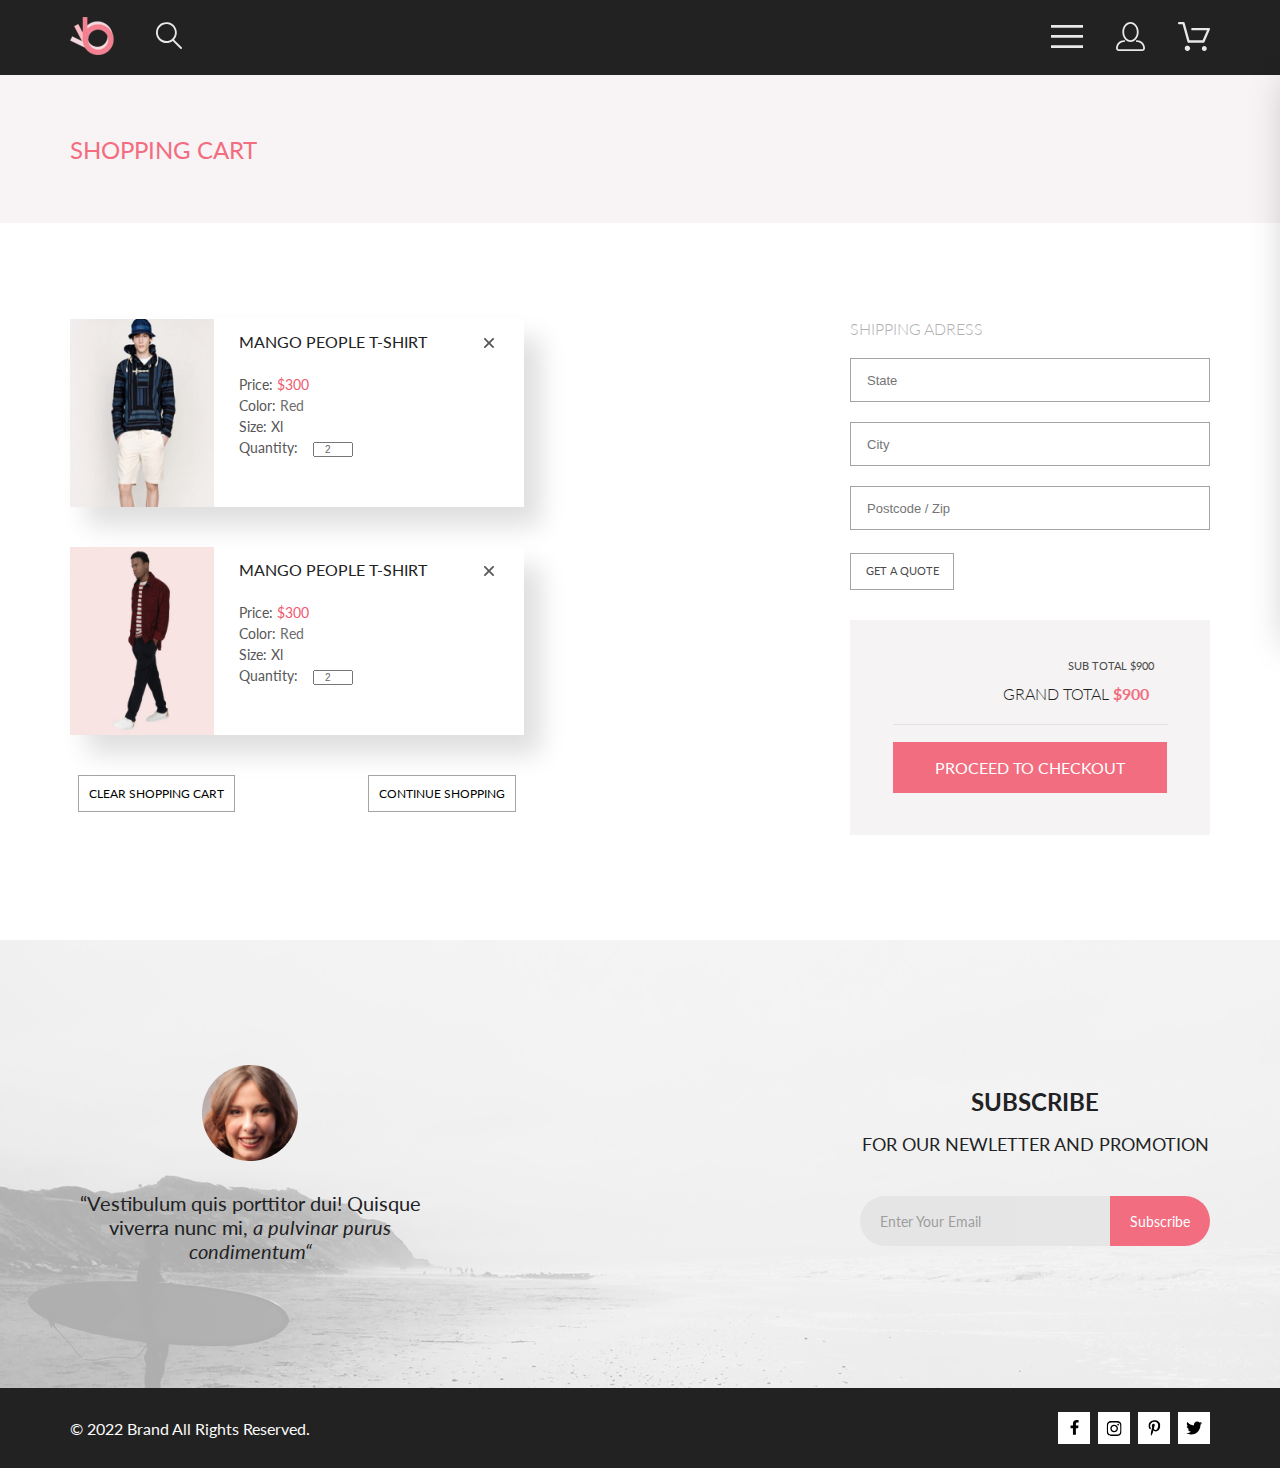
<file: basket.html>
<!DOCTYPE html>
<html lang="en">

<head>
    <link rel="preconnect" href="https://fonts.googleapis.com">
    <link rel="preconnect" href="https://fonts.gstatic.com" crossorigin>
    <link href="https://fonts.googleapis.com/css2?family=Lato:wght@300;400;700;900&display=swap" rel="stylesheet">
    <meta charset="UTF-8">
    <meta http-equiv="X-UA-Compatible" content="IE=edge">
    <meta name="viewport" content="width=device-width, initial-scale=1.0">
    <title>Basket</title>
    <link rel="stylesheet" href="style.css">
</head>

<body>
    <div class="top">
        <header class="header center">
            <div class="header__left">
                <a href="index.html"><img src="img/logo.png" alt="logo"></a>
                <a href="#"><img src="img/search.svg" alt="search"></a>
            </div>
            <nav class="header__right">
                <label for="header__check"><img src="img/menu.svg" alt="menu"></label>
                <a class="header__link-site" href="registration.html"><img src="img/reg.svg" alt="reg"></a>
                <a class="header__link-site" href="product.html"><img src="img/cart.svg" alt="cart"></a>
            </nav>
            <input class="header__checkbox" id="header__check" type="checkbox">
            <div class="mobile-menu">
                <div class="mobile-menu__link-site">
                    <a href="registration.html">
                        <svg width="29" height="29" viewBox="0 0 29 29" fill="none" xmlns="http://www.w3.org/2000/svg">
                            <path
                                d="M14.5 19.937C19 19.937 22.656 15.464 22.656 9.968C22.656 4.472 19 0 14.5 0C13.3631 0.0217413 12.2463 0.303398 11.2351 0.823397C10.2239 1.34339 9.34507 2.08794 8.66602 3C7.12663 4.99573 6.30819 7.45381 6.34399 9.974C6.34399 15.465 10 19.937 14.5 19.937ZM14.5 1.813C18 1.813 20.844 5.472 20.844 9.969C20.844 14.466 17.998 18.125 14.5 18.125C11.002 18.125 8.15603 14.465 8.15503 9.969C8.15403 5.473 11 1.813 14.5 1.813ZM20.844 18.125C20.6036 18.125 20.373 18.2205 20.203 18.3905C20.033 18.5605 19.9375 18.7911 19.9375 19.0315C19.9375 19.2719 20.033 19.5025 20.203 19.6725C20.373 19.8425 20.6036 19.938 20.844 19.938C22.526 19.9399 24.1386 20.6088 25.3279 21.7982C26.5172 22.9875 27.1861 24.6 27.188 26.282C27.1875 26.5221 27.0918 26.7523 26.922 26.9221C26.7522 27.0918 26.5221 27.1875 26.282 27.188H2.71997C2.47985 27.1875 2.24975 27.0918 2.07996 26.9221C1.91016 26.7523 1.81449 26.5221 1.81396 26.282C1.81608 24.6001 2.48517 22.9877 3.67444 21.7985C4.86371 20.6092 6.47608 19.9401 8.15796 19.938C8.39824 19.938 8.62868 19.8425 8.79858 19.6726C8.96849 19.5027 9.06396 19.2723 9.06396 19.032C9.06396 18.7917 8.96849 18.5613 8.79858 18.3914C8.62868 18.2215 8.39824 18.126 8.15796 18.126C5.99541 18.1279 3.92201 18.9875 2.39258 20.5164C0.863144 22.0453 0.00264777 24.1185 0 26.281C0.000794067 27.0019 0.287502 27.693 0.797241 28.2027C1.30698 28.7125 1.99811 28.9992 2.71899 29H26.282C27.0027 28.9989 27.6936 28.7121 28.2031 28.2024C28.7126 27.6927 28.9992 27.0017 29 26.281C28.9974 24.1187 28.1372 22.0457 26.6083 20.5168C25.0793 18.9878 23.0063 18.1276 20.844 18.125Z"
                                fill="black" />
                        </svg>
                    </a>
                    <a href="basket.html">
                        <svg width="32" height="29" viewBox="0 0 32 29" fill="none" xmlns="http://www.w3.org/2000/svg">
                            <path
                                d="M26.2009 29C25.5532 28.9738 24.9415 28.6948 24.4972 28.2227C24.0529 27.7506 23.8114 27.1232 23.8245 26.475C23.8376 25.8269 24.1043 25.2097 24.5673 24.7559C25.0303 24.3022 25.6527 24.048 26.301 24.048C26.9493 24.048 27.5717 24.3022 28.0347 24.7559C28.4977 25.2097 28.7644 25.8269 28.7775 26.475C28.7906 27.1232 28.549 27.7506 28.1047 28.2227C27.6604 28.6948 27.0488 28.9738 26.401 29H26.2009ZM6.75293 26.32C6.75293 25.79 6.91011 25.2718 7.20459 24.8311C7.49907 24.3904 7.91764 24.0469 8.40735 23.844C8.89705 23.6412 9.43594 23.5881 9.95581 23.6915C10.4757 23.7949 10.9532 24.0502 11.328 24.425C11.7028 24.7998 11.9581 25.2773 12.0615 25.7972C12.1649 26.317 12.1118 26.8559 11.9089 27.3456C11.7061 27.8353 11.3626 28.2539 10.9219 28.5483C10.4812 28.8428 9.96304 29 9.43298 29C9.08087 29.0003 8.73212 28.9311 8.40674 28.7966C8.08136 28.662 7.78569 28.4646 7.53662 28.2158C7.28755 27.9669 7.09001 27.6713 6.9552 27.3461C6.82039 27.0208 6.75098 26.6721 6.75098 26.32H6.75293ZM10.553 20.686C10.2935 20.6868 10.0409 20.6024 9.83411 20.4457C9.62727 20.2891 9.47758 20.0689 9.40796 19.819L4.57495 2.36401H1.18201C0.868521 2.36401 0.567859 2.23947 0.346191 2.01781C0.124523 1.79614 0 1.49549 0 1.18201C0 0.868519 0.124523 0.567873 0.346191 0.346205C0.567859 0.124537 0.868521 5.81268e-06 1.18201 5.81268e-06H5.46301C5.7225 -0.00080736 5.97504 0.0837201 6.18176 0.240568C6.38848 0.397416 6.53784 0.617884 6.60693 0.868006L11.4399 18.323H24.6179L29.001 8.27501H14.401C14.2428 8.27961 14.0854 8.25242 13.9379 8.19507C13.7904 8.13771 13.6559 8.05134 13.5424 7.94108C13.4288 7.83082 13.3386 7.69891 13.277 7.55315C13.2154 7.40739 13.1836 7.25075 13.1836 7.0925C13.1836 6.93426 13.2154 6.77762 13.277 6.63186C13.3386 6.4861 13.4288 6.35419 13.5424 6.24393C13.6559 6.13367 13.7904 6.0473 13.9379 5.98994C14.0854 5.93259 14.2428 5.90541 14.401 5.91001H30.814C31.0097 5.90996 31.2022 5.95866 31.3744 6.05172C31.5465 6.14478 31.6928 6.27926 31.7999 6.44301C31.9078 6.60729 31.9734 6.79569 31.9908 6.99145C32.0083 7.18721 31.9771 7.38424 31.9 7.565L26.495 19.977C26.4026 20.1876 26.251 20.3668 26.0585 20.4927C25.866 20.6186 25.641 20.6858 25.411 20.686H10.553Z"
                                fill="black" />
                        </svg>
                    </a>
                </div>
                <h3 class="mobile-menu__heading">MENU</h3>
                <div class="mobile-menu__box">
                    <div class="mobile-menu__item">
                        <a href="catalog.html" class="mobile-menu__title">MAN</a>
                        <ul class="mobile-menu__list">
                            <li class="li-mobile"><a class="mobile-menu__link" href="#">Accessories</a></li>
                            <li class="li-mobile"><a class="mobile-menu__link" href="#">Bags</a></li>
                            <li class="li-mobile"><a class="mobile-menu__link" href="#">Denim</a></li>
                            <li class="li-mobile"><a class="mobile-menu__link" href="#">T-Shirts</a></li>
                        </ul>
                    </div>
                    <div class="mobile-menu__item">
                        <a href="catalog.html" class="mobile-menu__title">WOMAN</a>
                        <ul class="mobile-menu__list">
                            <li class="li-mobile"><a class="mobile-menu__link" href="#">Accessories</a></li>
                            <li class="li-mobile"><a class="mobile-menu__link" href="#">Bags</a></li>
                            <li class="li-mobile"><a class="mobile-menu__link" href="#">Denim</a></li>
                            <li class="li-mobile"><a class="mobile-menu__link" href="#">T-Shirts</a></li>
                        </ul>
                    </div>
                    <div class="mobile-menu__item">
                        <a href="catalog.html" class="mobile-menu__title">KIDS</a>
                        <ul class="mobile-menu__list">
                            <li class="li-mobile"><a class="mobile-menu__link" href="#">Accessories</a></li>
                            <li class="li-mobile"><a class="mobile-menu__link" href="#">Bags</a></li>
                            <li class="li-mobile"><a class="mobile-menu__link" href="#">Denim</a></li>
                            <li class="li-mobile"><a class="mobile-menu__link" href="#">T-Shirts</a></li>
                        </ul>
                    </div>
                </div>
            </div>
        </header>
        <section class="head center">
            <h2 class="head__heading">SHOPPING CART</h2>
        </section>
        <section class="basket center">
            <div class="basket__left">
                <div class="product-bask">
                    <div class="product-bask__cart">
                        <img class="product-bask__img" src="/img/product3.jpg" alt="product">
                        <div class="product-bask__content">
                            <div class="product-bask__top">
                                <h3 class="product-bask__heading">MANGO PEOPLE T-SHIRT</h3>
                                <img class="product-bask__close-img" src="/img/x.svg" alt="x">
                            </div>
                            <div class="product-bask__about">
                                <p class="product-bask__price">Price: <span
                                        class="product-bask__price-color">$300</span></p>
                                <p class="product-bask__color">Color: <span class="product-bask__color-color">Red</span>
                                </p>
                                <p class="product-bask__size">Size: <span class="product-bask__color-color"></span>Xl
                                </p>
                                <p class="product-bask__quantity">Quantity:<input class="product-bask__quantity-number" type="number" value="2"> </p>
                            </div>

                        </div>
                    </div>

                    <div class="product-bask__cart">
                        <img class="product-bask__img" src="/img/product7.jpg" alt="product">
                        <div class="product-bask__content">
                            <div class="product-bask__top">
                                <h3 class="product-bask__heading">MANGO PEOPLE T-SHIRT</h3>
                                <img class="product-bask__close-img" src="/img/x.svg" alt="x">
                            </div>

                            <div class="product-bask__about">
                                <p class="product-bask__price">Price: <span
                                        class="product-bask__price-color">$300</span></p>
                                <p class="product-bask__color">Color: <span class="product-bask__color-color">Red</span>
                                </p>
                                <p class="product-bask__size">Size: <span class="product-bask__color-color"></span>Xl
                                </p>
                                <p class="product-bask__quantity">Quantity:<input class="product-bask__quantity-number" type="number" value="2"> </p>
                            </div>

                        </div>
                    </div>

                    <div class="product-bask__buttons">
                        <div class="product-bask__button-border">
                            <a class="product-bask__link" href="#">CLEAR SHOPPING CART</a>
                        </div>
                        <div class="product-bask__button-border">
                            <a class="product-bask__link" href="#">CONTINUE SHOPPING</a>
                        </div>
                    </div>
                </div>
            </div>
            <div class="basket__right">
                <div class="form">
                    <h4 class="form__title">SHIPPING ADRESS</h4>
                    <form class="form__about" action="#">
                        <input class="form__style" type="text" placeholder="State">
                        <input class="form__style" type="text" placeholder="City">
                        <input class="form__style" type="postcode" placeholder="Postcode / Zip">
                    </form>
                    <div class="form__button-border">
                        <a class="form__button" href="#" class="clear">GET A QUOTE</a>
                    </div>
                </div>
                <div class="pay">
                    <div class="pay__box">
                        <h5 class="pay__subtitle-total">SUB TOTAL $900</h5>
                        <h4 class="pay__title-total">GRAND TOTAL <span class="pay__title-total-color">$900</span></h4>
                        <div class="pay__line"></div>
                        <div class="pay__button-style">
                            <a class="pay__button" href="#" class="clear">PROCEED TO CHECKOUT</a>
                        </div>
                    </div>
                </div>
            </div>
        </section>
        <section class="subscribe center">
            <div class="subscribe__left-content">
                <img class="subscribe__img" src="/img/Intersect.png" alt="face-img">
                <p class="subscribe__text">“Vestibulum quis porttitor dui! Quisque viverra nunc mi, <span
                        class="subscribe__text-italic">a pulvinar purus condimentum“</span></p>
            </div>
            <div class="subscribe__right-content">
                <h2 class="subscribe__title">SUBSCRIBE<br> <span class="subscribe__title-light">FOR OUR NEWLETTER AND
                        PROMOTION</span> </h2>
                <form class="subscribe__form" action="#">
                    <input class="subscribe__form-email" type="email" placeholder="Enter Your Email">
                    <button class="subscribe__button" type="submit">Subscribe</button>
                </form>
            </div>
        </section>
        <footer class="footer center">
            <p class="footer__text">© 2022 Brand All Rights Reserved.</p>
            <div class="footer__icons">
                <a class="footer__icons-link" href="#"><img src="/img/facebook-img.svg" alt="facebook"></a>
                <a class="footer__icons-link" href="#"><img src="/img/instagram-img.svg" alt="instagram"></a>
                <a class="footer__icons-link" href="#"><img src="/img/pinterest-img.svg" alt="pinterest"></a>
                <a class="footer__icons-link" href="#"><img src="/img/twitter-img.svg" alt="twitter"></a>
            </div>
        </footer>
    </div>
</body>

</html>
</file>
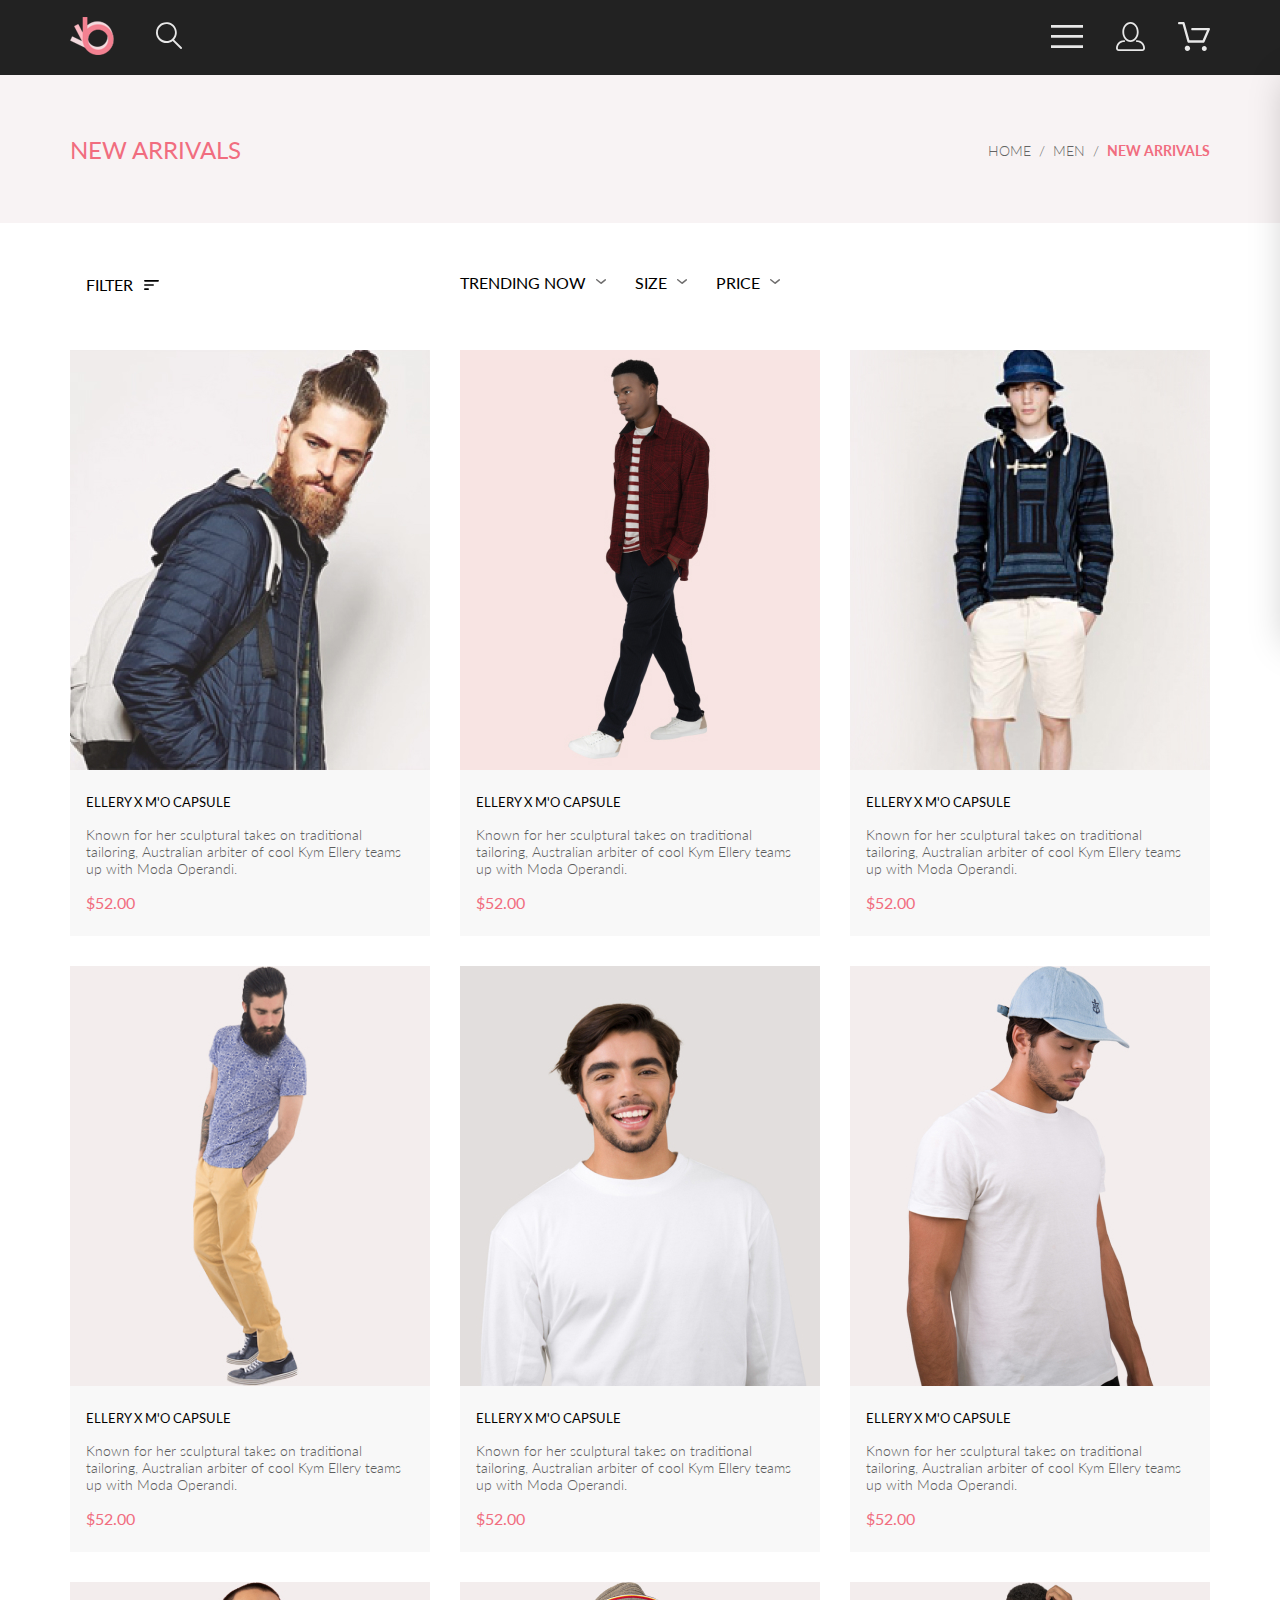
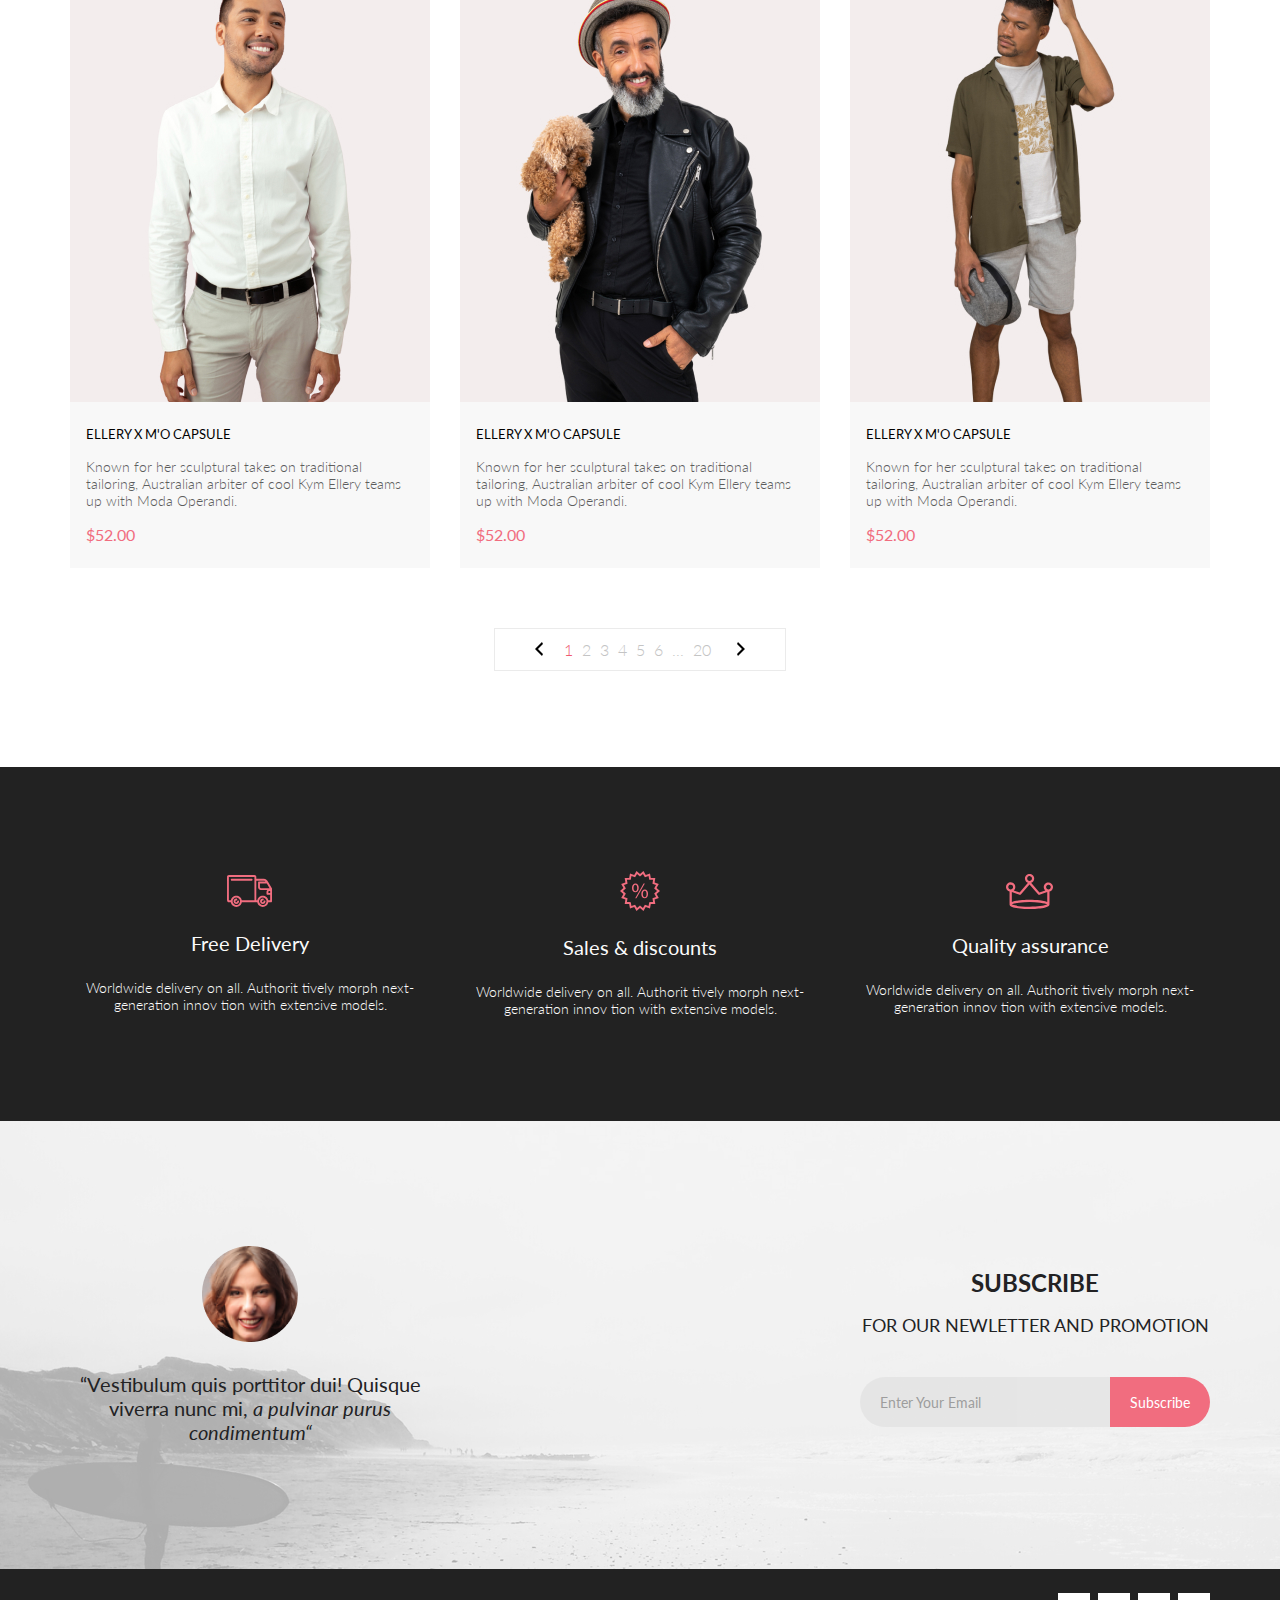
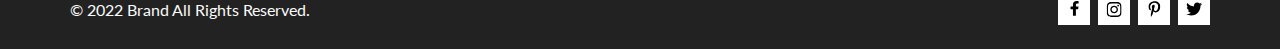
<file: catalog.html>
<!DOCTYPE html>
<html lang="en">

<head>
    <link rel="preconnect" href="https://fonts.googleapis.com">
    <link rel="preconnect" href="https://fonts.gstatic.com" crossorigin>
    <link href="https://fonts.googleapis.com/css2?family=Lato:wght@300;400;700;900&display=swap" rel="stylesheet">
    <meta charset="UTF-8">
    <meta http-equiv="X-UA-Compatible" content="IE=edge">
    <meta name="viewport" content="width=device-width, initial-scale=1.0">
    <title>Catalog</title>
    <link rel="stylesheet" href="style.css">
</head>

<body>
    <div class="top">
        <header class="header center">
            <div class="header__left">
                <a href="index.html"><img src="img/logo.png" alt="logo"></a>
                <a href="#"><img src="img/search.svg" alt="search"></a>
            </div>
            <nav class="header__right">
                <label for="header__check"><img src="img/menu.svg" alt="menu"></label>
                <a class="header__link-site" href="registration.html"><img src="img/reg.svg" alt="reg"></a>
                <a class="header__link-site" href="basket.html"><img src="img/cart.svg" alt="cart"></a>
            </nav>
            <input class="header__checkbox" id="header__check" type="checkbox">
            <div class="mobile-menu">
                <div class="mobile-menu__link-site">
                    <a href="registration.html">
                        <svg width="29" height="29" viewBox="0 0 29 29" fill="none" xmlns="http://www.w3.org/2000/svg">
                            <path
                                d="M14.5 19.937C19 19.937 22.656 15.464 22.656 9.968C22.656 4.472 19 0 14.5 0C13.3631 0.0217413 12.2463 0.303398 11.2351 0.823397C10.2239 1.34339 9.34507 2.08794 8.66602 3C7.12663 4.99573 6.30819 7.45381 6.34399 9.974C6.34399 15.465 10 19.937 14.5 19.937ZM14.5 1.813C18 1.813 20.844 5.472 20.844 9.969C20.844 14.466 17.998 18.125 14.5 18.125C11.002 18.125 8.15603 14.465 8.15503 9.969C8.15403 5.473 11 1.813 14.5 1.813ZM20.844 18.125C20.6036 18.125 20.373 18.2205 20.203 18.3905C20.033 18.5605 19.9375 18.7911 19.9375 19.0315C19.9375 19.2719 20.033 19.5025 20.203 19.6725C20.373 19.8425 20.6036 19.938 20.844 19.938C22.526 19.9399 24.1386 20.6088 25.3279 21.7982C26.5172 22.9875 27.1861 24.6 27.188 26.282C27.1875 26.5221 27.0918 26.7523 26.922 26.9221C26.7522 27.0918 26.5221 27.1875 26.282 27.188H2.71997C2.47985 27.1875 2.24975 27.0918 2.07996 26.9221C1.91016 26.7523 1.81449 26.5221 1.81396 26.282C1.81608 24.6001 2.48517 22.9877 3.67444 21.7985C4.86371 20.6092 6.47608 19.9401 8.15796 19.938C8.39824 19.938 8.62868 19.8425 8.79858 19.6726C8.96849 19.5027 9.06396 19.2723 9.06396 19.032C9.06396 18.7917 8.96849 18.5613 8.79858 18.3914C8.62868 18.2215 8.39824 18.126 8.15796 18.126C5.99541 18.1279 3.92201 18.9875 2.39258 20.5164C0.863144 22.0453 0.00264777 24.1185 0 26.281C0.000794067 27.0019 0.287502 27.693 0.797241 28.2027C1.30698 28.7125 1.99811 28.9992 2.71899 29H26.282C27.0027 28.9989 27.6936 28.7121 28.2031 28.2024C28.7126 27.6927 28.9992 27.0017 29 26.281C28.9974 24.1187 28.1372 22.0457 26.6083 20.5168C25.0793 18.9878 23.0063 18.1276 20.844 18.125Z"
                                fill="black" />
                        </svg>
                    </a>
                    <a href="basket.html">
                        <svg width="32" height="29" viewBox="0 0 32 29" fill="none" xmlns="http://www.w3.org/2000/svg">
                            <path
                                d="M26.2009 29C25.5532 28.9738 24.9415 28.6948 24.4972 28.2227C24.0529 27.7506 23.8114 27.1232 23.8245 26.475C23.8376 25.8269 24.1043 25.2097 24.5673 24.7559C25.0303 24.3022 25.6527 24.048 26.301 24.048C26.9493 24.048 27.5717 24.3022 28.0347 24.7559C28.4977 25.2097 28.7644 25.8269 28.7775 26.475C28.7906 27.1232 28.549 27.7506 28.1047 28.2227C27.6604 28.6948 27.0488 28.9738 26.401 29H26.2009ZM6.75293 26.32C6.75293 25.79 6.91011 25.2718 7.20459 24.8311C7.49907 24.3904 7.91764 24.0469 8.40735 23.844C8.89705 23.6412 9.43594 23.5881 9.95581 23.6915C10.4757 23.7949 10.9532 24.0502 11.328 24.425C11.7028 24.7998 11.9581 25.2773 12.0615 25.7972C12.1649 26.317 12.1118 26.8559 11.9089 27.3456C11.7061 27.8353 11.3626 28.2539 10.9219 28.5483C10.4812 28.8428 9.96304 29 9.43298 29C9.08087 29.0003 8.73212 28.9311 8.40674 28.7966C8.08136 28.662 7.78569 28.4646 7.53662 28.2158C7.28755 27.9669 7.09001 27.6713 6.9552 27.3461C6.82039 27.0208 6.75098 26.6721 6.75098 26.32H6.75293ZM10.553 20.686C10.2935 20.6868 10.0409 20.6024 9.83411 20.4457C9.62727 20.2891 9.47758 20.0689 9.40796 19.819L4.57495 2.36401H1.18201C0.868521 2.36401 0.567859 2.23947 0.346191 2.01781C0.124523 1.79614 0 1.49549 0 1.18201C0 0.868519 0.124523 0.567873 0.346191 0.346205C0.567859 0.124537 0.868521 5.81268e-06 1.18201 5.81268e-06H5.46301C5.7225 -0.00080736 5.97504 0.0837201 6.18176 0.240568C6.38848 0.397416 6.53784 0.617884 6.60693 0.868006L11.4399 18.323H24.6179L29.001 8.27501H14.401C14.2428 8.27961 14.0854 8.25242 13.9379 8.19507C13.7904 8.13771 13.6559 8.05134 13.5424 7.94108C13.4288 7.83082 13.3386 7.69891 13.277 7.55315C13.2154 7.40739 13.1836 7.25075 13.1836 7.0925C13.1836 6.93426 13.2154 6.77762 13.277 6.63186C13.3386 6.4861 13.4288 6.35419 13.5424 6.24393C13.6559 6.13367 13.7904 6.0473 13.9379 5.98994C14.0854 5.93259 14.2428 5.90541 14.401 5.91001H30.814C31.0097 5.90996 31.2022 5.95866 31.3744 6.05172C31.5465 6.14478 31.6928 6.27926 31.7999 6.44301C31.9078 6.60729 31.9734 6.79569 31.9908 6.99145C32.0083 7.18721 31.9771 7.38424 31.9 7.565L26.495 19.977C26.4026 20.1876 26.251 20.3668 26.0585 20.4927C25.866 20.6186 25.641 20.6858 25.411 20.686H10.553Z"
                                fill="black" />
                        </svg>
                    </a>
                </div>
                <h3 class="mobile-menu__heading">MENU</h3>
                <div class="mobile-menu__box">
                    <div class="mobile-menu__item">
                        <a href="catalog.html" class="mobile-menu__title">MAN</a>
                        <ul class="mobile-menu__list">
                            <li class="li-mobile"><a class="mobile-menu__link" href="#">Accessories</a></li>
                            <li class="li-mobile"><a class="mobile-menu__link" href="#">Bags</a></li>
                            <li class="li-mobile"><a class="mobile-menu__link" href="#">Denim</a></li>
                            <li class="li-mobile"><a class="mobile-menu__link" href="#">T-Shirts</a></li>
                        </ul>
                    </div>
                    <div class="mobile-menu__item">
                        <a href="catalog.html" class="mobile-menu__title">WOMAN</a>
                        <ul class="mobile-menu__list">
                            <li class="li-mobile"><a class="mobile-menu__link" href="#">Accessories</a></li>
                            <li class="li-mobile"><a class="mobile-menu__link" href="#">Bags</a></li>
                            <li class="li-mobile"><a class="mobile-menu__link" href="#">Denim</a></li>
                            <li class="li-mobile"><a class="mobile-menu__link" href="#">T-Shirts</a></li>
                        </ul>
                    </div>
                    <div class="mobile-menu__item">
                        <a href="catalog.html" class="mobile-menu__title">KIDS</a>
                        <ul class="mobile-menu__list">
                            <li class="li-mobile"><a class="mobile-menu__link" href="#">Accessories</a></li>
                            <li class="li-mobile"><a class="mobile-menu__link" href="#">Bags</a></li>
                            <li class="li-mobile"><a class="mobile-menu__link" href="#">Denim</a></li>
                            <li class="li-mobile"><a class="mobile-menu__link" href="#">T-Shirts</a></li>
                        </ul>
                    </div>
                </div>
            </div>
        </header>
        <section class="head center">
            <h2 class="head__heading">NEW ARRIVALS </h2>
            <div class="breadcrumb">
                <div class="breadcrumb__box-link"><a class="breadcrumb__link" href="index.html">HOME</a></div>
                <div class="breadcrumb__box-link"><a class="breadcrumb__link" href="#">MEN</a></div>
                <div class="breadcrumb__box-link"><a class="breadcrumb__link" href="#">NEW ARRIVALS</a></div>
            </div>
        </section>
        <div class="filter-sort center">
            <div class="filter-box">
                <details class="filter">
                    <summary class="filter__summary"><span class="filter-close">FILTER</span> <svg class="filter__img"
                            width="15" height="10" viewBox="0 0 15 10" fill="none" xmlns="http://www.w3.org/2000/svg">
                            <path
                                d="M0.833333 10H4.16667C4.625 10 5 9.625 5 9.16667C5 8.70833 4.625 8.33333 4.16667 8.33333H0.833333C0.375 8.33333 0 8.70833 0 9.16667C0 9.625 0.375 10 0.833333 10ZM0 0.833333C0 1.29167 0.375 1.66667 0.833333 1.66667H14.1667C14.625 1.66667 15 1.29167 15 0.833333C15 0.375 14.625 0 14.1667 0H0.833333C0.375 0 0 0.375 0 0.833333ZM0.833333 5.83333H9.16667C9.625 5.83333 10 5.45833 10 5C10 4.54167 9.625 4.16667 9.16667 4.16667H0.833333C0.375 4.16667 0 4.54167 0 5C0 5.45833 0.375 5.83333 0.833333 5.83333Z"
                                fill="black" />
                        </svg>
                    </summary>
                    <div class="filter__content">
                        <details class="filter__category" open>
                            <summary class="filter__category-summary">CATEGORY</summary>
                            <div class="filter__box">
                                <a class="filter__link">Accessories</a>
                                <a class="filter__link">Bags</a>
                                <a class="filter__link">Denim</a>
                                <a class="filter__link">Hoodies & Sweatshirts</a>
                                <a class="filter__link">Jackets & Coats</a>
                                <a class="filter__link">Polos</a>
                                <a class="filter__link">Shirts</a>
                                <a class="filter__link">Shoes</a>
                                <a class="filter__link">Sweaters & Knits</a>
                                <a class="filter__link">T-Shirts</a>
                                <a class="filter__link">Tanks</a>
                            </div>
                        </details>
                        <details class="filter__category">
                            <summary class="filter__category-summary">BRAND</summary>
                            <div class="filter__box">
                                <a class="filter__link">Accessories</a>
                                <a class="filter__link">Bags</a>
                                <a class="filter__link">Denim</a>
                                <a class="filter__link">Hoodies & Sweatshirts</a>
                                <a class="filter__link">Jackets & Coats</a>
                                <a class="filter__link">Polos</a>
                                <a class="filter__link">Shirts</a>
                                <a class="filter__link">Shoes</a>
                                <a class="filter__link">Sweaters & Knits</a>
                                <a class="filter__link">T-Shirts</a>
                                <a class="filter__link">Tanks</a>
                            </div>
                        </details>
                        <details class="filter__category">
                            <summary class="filter__category-summary">DESIGN</summary>
                            <div class="filter__box">
                                <a class="filter__link">Accessories</a>
                                <a class="filter__link">Bags</a>
                                <a class="filter__link">Denim</a>
                                <a class="filter__link">Hoodies & Sweatshirts</a>
                                <a class="filter__link">Jackets & Coats</a>
                                <a class="filter__link">Polos</a>
                                <a class="filter__link">Shirts</a>
                                <a class="filter__link">Shoes</a>
                                <a class="filter__link">Sweaters & Knits</a>
                                <a class="filter__link">T-Shirts</a>
                                <a class="filter__link">Tanks</a>
                            </div>
                        </details>
                    </div>
                </details>
            </div>
            <div class="sort">
                <details class="sort__details">
                    <summary class="sort__summary">TRENDING NOW <svg width="11" height="6" viewBox="0 0 11 6"
                            fill="none" xmlns="http://www.w3.org/2000/svg">
                            <path
                                d="M5.00214 5.00214C4.83521 5.00247 4.67343 4.94433 4.54488 4.83782L0.258102 1.2655C0.112196 1.14422 0.0204417 0.969958 0.00302325 0.781035C-0.0143952 0.592112 0.0439493 0.404007 0.165221 0.258101C0.286493 0.112196 0.460759 0.0204417 0.649682 0.00302327C0.838605 -0.0143952 1.02671 0.043949 1.17262 0.165221L5.00214 3.36602L8.83167 0.279536C8.90475 0.220188 8.98884 0.175869 9.0791 0.149125C9.16937 0.122382 9.26403 0.113741 9.35764 0.1237C9.45126 0.133659 9.54198 0.162021 9.6246 0.207156C9.70722 0.252292 9.7801 0.313311 9.83906 0.386705C9.90449 0.460167 9.95405 0.546351 9.98462 0.639855C10.0152 0.733359 10.0261 0.83217 10.0167 0.930097C10.0073 1.02802 9.97784 1.12296 9.93005 1.20895C9.88227 1.29494 9.81723 1.37013 9.73904 1.42982L5.45225 4.88068C5.32002 4.97036 5.16154 5.01312 5.00214 5.00214Z"
                                fill="#6F6E6E" />
                        </svg>
                    </summary>
                    <div class="sort__content">

                    </div>
                </details>
                <details class="sort__details">
                    <summary class="sort__summary">SIZE <svg width="11" height="6" viewBox="0 0 11 6" fill="none"
                            xmlns="http://www.w3.org/2000/svg">
                            <path
                                d="M5.00214 5.00214C4.83521 5.00247 4.67343 4.94433 4.54488 4.83782L0.258102 1.2655C0.112196 1.14422 0.0204417 0.969958 0.00302325 0.781035C-0.0143952 0.592112 0.0439493 0.404007 0.165221 0.258101C0.286493 0.112196 0.460759 0.0204417 0.649682 0.00302327C0.838605 -0.0143952 1.02671 0.043949 1.17262 0.165221L5.00214 3.36602L8.83167 0.279536C8.90475 0.220188 8.98884 0.175869 9.0791 0.149125C9.16937 0.122382 9.26403 0.113741 9.35764 0.1237C9.45126 0.133659 9.54198 0.162021 9.6246 0.207156C9.70722 0.252292 9.7801 0.313311 9.83906 0.386705C9.90449 0.460167 9.95405 0.546351 9.98462 0.639855C10.0152 0.733359 10.0261 0.83217 10.0167 0.930097C10.0073 1.02802 9.97784 1.12296 9.93005 1.20895C9.88227 1.29494 9.81723 1.37013 9.73904 1.42982L5.45225 4.88068C5.32002 4.97036 5.16154 5.01312 5.00214 5.00214Z"
                                fill="#6F6E6E" />
                        </svg></summary>
                    <div class="sort__content">
                        <label class="sort__label">
                            <input type="checkbox" name="" id=""> <span>XS</span>
                        </label>
                        <label class="sort__label">
                            <input type="checkbox" name="" id=""> <span>S</span>
                        </label>
                        <label class="sort__label">
                            <input type="checkbox" name="" id=""> <span>M</span>
                        </label>
                        <label class="sort__label">
                            <input type="checkbox" name="" id=""> <span>L</span>
                        </label>
                    </div>
                </details>
                <details class="sort__details">
                    <summary class="sort__summary">PRICE <svg width="11" height="6" viewBox="0 0 11 6" fill="none"
                            xmlns="http://www.w3.org/2000/svg">
                            <path
                                d="M5.00214 5.00214C4.83521 5.00247 4.67343 4.94433 4.54488 4.83782L0.258102 1.2655C0.112196 1.14422 0.0204417 0.969958 0.00302325 0.781035C-0.0143952 0.592112 0.0439493 0.404007 0.165221 0.258101C0.286493 0.112196 0.460759 0.0204417 0.649682 0.00302327C0.838605 -0.0143952 1.02671 0.043949 1.17262 0.165221L5.00214 3.36602L8.83167 0.279536C8.90475 0.220188 8.98884 0.175869 9.0791 0.149125C9.16937 0.122382 9.26403 0.113741 9.35764 0.1237C9.45126 0.133659 9.54198 0.162021 9.6246 0.207156C9.70722 0.252292 9.7801 0.313311 9.83906 0.386705C9.90449 0.460167 9.95405 0.546351 9.98462 0.639855C10.0152 0.733359 10.0261 0.83217 10.0167 0.930097C10.0073 1.02802 9.97784 1.12296 9.93005 1.20895C9.88227 1.29494 9.81723 1.37013 9.73904 1.42982L5.45225 4.88068C5.32002 4.97036 5.16154 5.01312 5.00214 5.00214Z"
                                fill="#6F6E6E" />
                        </svg></summary>
                    <div class="sort__content">
                        <label class="sort__label">
                            <input type="checkbox"> <span>52.00$</span>
                        </label>
                        <label class="sort__label">
                            <input type="checkbox"> <span>52.00$</span>
                        </label>
                        <label class="sort__label">
                            <input type="checkbox"> <span>52.00$</span>
                        </label>
                        <label class="sort__label">
                            <input type="checkbox"> <span>52.00$</span>
                        </label>
                    </div>
                </details>
            </div>
        </div>
        <section class="product-box center">
            <div class="product-box__content">
                <div class="product">
                    <img class="product__img" src="img/product1.jpg" alt="">
                    <div class="product__content">
                        <a href="product.html" class="product__heading">ELLERY X M'O CAPSULE</a>
                        <p class="product__text">Known for her sculptural takes on traditional tailoring, Australian
                            arbiter of cool Kym Ellery teams up with Moda Operandi.</p>
                        <p class="product__price">$52.00</p>
                    </div>
                    <a href="#" class="product__add"><svg width="27" height="25" viewBox="0 0 27 25" fill="none"
                            xmlns="http://www.w3.org/2000/svg">
                            <path
                                d="M21.9509 23.2667H21.8386C21.2294 23.2667 20.7177 22.7671 20.6735 22.1294C20.629 21.4607 21.1175 20.8785 21.7626 20.8346C21.788 20.8329 21.8145 20.832 21.8405 20.832C22.4575 20.832 22.9743 21.3219 23.0201 21.9487C23.0319 22.1971 22.9914 22.5514 22.736 22.8439L22.73 22.8507L22.7242 22.8575C22.5275 23.0912 22.2607 23.2321 21.9509 23.2667ZM8.21887 23.2604C7.5683 23.2604 7.03906 22.7174 7.03906 22.05C7.03906 21.3832 7.5683 20.8406 8.21887 20.8406C8.86945 20.8406 9.39868 21.3832 9.39868 22.05C9.39868 22.7174 8.86945 23.2604 8.21887 23.2604Z"
                                fill="white" />
                            <path
                                d="M21.876 22.2662C21.921 22.2549 21.9423 22.2339 21.96 22.2129C21.9678 22.2037 21.9756 22.1946 21.9835 22.1855C22.02 22.1438 22.0233 22.0553 22.0224 22.0105C22.0092 21.9044 21.9185 21.8315 21.8412 21.8315C21.8375 21.8315 21.8336 21.8317 21.8312 21.8318C21.7531 21.8372 21.6653 21.9409 21.6719 22.0625C21.6813 22.1793 21.7675 22.2662 21.8392 22.2662H21.876ZM8.21954 22.2599C8.31873 22.2599 8.39935 22.1655 8.39935 22.0496C8.39935 21.9341 8.31873 21.8401 8.21954 21.8401C8.12042 21.8401 8.03973 21.9341 8.03973 22.0496C8.03973 22.1655 8.12042 22.2599 8.21954 22.2599ZM21.9995 24.2662C21.9517 24.2662 21.8878 24.2662 21.8392 24.2662C20.7017 24.2662 19.7567 23.3545 19.6765 22.198C19.5964 20.9929 20.4937 19.9183 21.6953 19.8364C21.7441 19.8331 21.7928 19.8315 21.8412 19.8315C22.9799 19.8315 23.9413 20.7324 24.019 21.8884C24.0505 22.4915 23.8741 23.0612 23.4898 23.5012C23.1055 23.9575 22.5764 24.2177 21.9995 24.2662ZM8.21954 24.2599C7.01532 24.2599 6.03973 23.2709 6.03973 22.0496C6.03973 20.8291 7.01532 19.8401 8.21954 19.8401C9.42371 19.8401 10.3994 20.8291 10.3994 22.0496C10.3994 23.2709 9.42371 24.2599 8.21954 24.2599ZM21.1984 17.3938H9.13306C8.70013 17.3938 8.31586 17.1005 8.20331 16.6775L4.27753 2.24768H1.52173C0.993408 2.24768 0.560547 1.80859 0.560547 1.27039C0.560547 0.733032 0.993408 0.292969 1.52173 0.292969H4.99933C5.43134 0.292969 5.81561 0.586304 5.9281 1.01025L9.85394 15.4391H20.5576L24.1144 7.13379H12.2578C11.7286 7.13379 11.2957 6.69373 11.2957 6.15649C11.2957 5.61914 11.7286 5.17908 12.2578 5.17908H25.5886C25.9091 5.17908 26.2141 5.34192 26.3896 5.61914C26.566 5.89539 26.5984 6.23743 26.4697 6.547L22.0795 16.807C21.9193 17.1653 21.5827 17.3938 21.1984 17.3938Z"
                                fill="white" />
                            <path
                                d="M21.876 22.2662C21.921 22.2549 21.9423 22.2339 21.96 22.2129C21.9678 22.2037 21.9756 22.1946 21.9835 22.1855C22.02 22.1438 22.0233 22.0553 22.0224 22.0105C22.0092 21.9044 21.9185 21.8315 21.8412 21.8315C21.8375 21.8315 21.8336 21.8317 21.8312 21.8318C21.7531 21.8372 21.6653 21.9409 21.6719 22.0625C21.6813 22.1793 21.7675 22.2662 21.8392 22.2662H21.876ZM8.21954 22.2599C8.31873 22.2599 8.39935 22.1655 8.39935 22.0496C8.39935 21.9341 8.31873 21.8401 8.21954 21.8401C8.12042 21.8401 8.03973 21.9341 8.03973 22.0496C8.03973 22.1655 8.12042 22.2599 8.21954 22.2599ZM21.9995 24.2662C21.9517 24.2662 21.8878 24.2662 21.8392 24.2662C20.7017 24.2662 19.7567 23.3545 19.6765 22.198C19.5964 20.9929 20.4937 19.9183 21.6953 19.8364C21.7441 19.8331 21.7928 19.8315 21.8412 19.8315C22.9799 19.8315 23.9413 20.7324 24.019 21.8884C24.0505 22.4915 23.8741 23.0612 23.4898 23.5012C23.1055 23.9575 22.5764 24.2177 21.9995 24.2662ZM8.21954 24.2599C7.01532 24.2599 6.03973 23.2709 6.03973 22.0496C6.03973 20.8291 7.01532 19.8401 8.21954 19.8401C9.42371 19.8401 10.3994 20.8291 10.3994 22.0496C10.3994 23.2709 9.42371 24.2599 8.21954 24.2599ZM21.1984 17.3938H9.13306C8.70013 17.3938 8.31586 17.1005 8.20331 16.6775L4.27753 2.24768H1.52173C0.993408 2.24768 0.560547 1.80859 0.560547 1.27039C0.560547 0.733032 0.993408 0.292969 1.52173 0.292969H4.99933C5.43134 0.292969 5.81561 0.586304 5.9281 1.01025L9.85394 15.4391H20.5576L24.1144 7.13379H12.2578C11.7286 7.13379 11.2957 6.69373 11.2957 6.15649C11.2957 5.61914 11.7286 5.17908 12.2578 5.17908H25.5886C25.9091 5.17908 26.2141 5.34192 26.3896 5.61914C26.566 5.89539 26.5984 6.23743 26.4697 6.547L22.0795 16.807C21.9193 17.1653 21.5827 17.3938 21.1984 17.3938Z"
                                fill="white" />
                        </svg>
                        Add to Cart</a>
                </div>
                <div class="product">
                    <img class="product__img" src="img/product7.jpg" alt="">
                    <div class="product__content">
                        <a href="product.html" class="product__heading">ELLERY X M'O CAPSULE</a>
                        <p class="product__text">Known for her sculptural takes on traditional tailoring, Australian
                            arbiter of cool Kym Ellery teams up with Moda Operandi.</p>
                        <p class="product__price">$52.00</p>
                    </div>
                    <a href="#" class="product__add"><svg width="27" height="25" viewBox="0 0 27 25" fill="none"
                            xmlns="http://www.w3.org/2000/svg">
                            <path
                                d="M21.9509 23.2667H21.8386C21.2294 23.2667 20.7177 22.7671 20.6735 22.1294C20.629 21.4607 21.1175 20.8785 21.7626 20.8346C21.788 20.8329 21.8145 20.832 21.8405 20.832C22.4575 20.832 22.9743 21.3219 23.0201 21.9487C23.0319 22.1971 22.9914 22.5514 22.736 22.8439L22.73 22.8507L22.7242 22.8575C22.5275 23.0912 22.2607 23.2321 21.9509 23.2667ZM8.21887 23.2604C7.5683 23.2604 7.03906 22.7174 7.03906 22.05C7.03906 21.3832 7.5683 20.8406 8.21887 20.8406C8.86945 20.8406 9.39868 21.3832 9.39868 22.05C9.39868 22.7174 8.86945 23.2604 8.21887 23.2604Z"
                                fill="white" />
                            <path
                                d="M21.876 22.2662C21.921 22.2549 21.9423 22.2339 21.96 22.2129C21.9678 22.2037 21.9756 22.1946 21.9835 22.1855C22.02 22.1438 22.0233 22.0553 22.0224 22.0105C22.0092 21.9044 21.9185 21.8315 21.8412 21.8315C21.8375 21.8315 21.8336 21.8317 21.8312 21.8318C21.7531 21.8372 21.6653 21.9409 21.6719 22.0625C21.6813 22.1793 21.7675 22.2662 21.8392 22.2662H21.876ZM8.21954 22.2599C8.31873 22.2599 8.39935 22.1655 8.39935 22.0496C8.39935 21.9341 8.31873 21.8401 8.21954 21.8401C8.12042 21.8401 8.03973 21.9341 8.03973 22.0496C8.03973 22.1655 8.12042 22.2599 8.21954 22.2599ZM21.9995 24.2662C21.9517 24.2662 21.8878 24.2662 21.8392 24.2662C20.7017 24.2662 19.7567 23.3545 19.6765 22.198C19.5964 20.9929 20.4937 19.9183 21.6953 19.8364C21.7441 19.8331 21.7928 19.8315 21.8412 19.8315C22.9799 19.8315 23.9413 20.7324 24.019 21.8884C24.0505 22.4915 23.8741 23.0612 23.4898 23.5012C23.1055 23.9575 22.5764 24.2177 21.9995 24.2662ZM8.21954 24.2599C7.01532 24.2599 6.03973 23.2709 6.03973 22.0496C6.03973 20.8291 7.01532 19.8401 8.21954 19.8401C9.42371 19.8401 10.3994 20.8291 10.3994 22.0496C10.3994 23.2709 9.42371 24.2599 8.21954 24.2599ZM21.1984 17.3938H9.13306C8.70013 17.3938 8.31586 17.1005 8.20331 16.6775L4.27753 2.24768H1.52173C0.993408 2.24768 0.560547 1.80859 0.560547 1.27039C0.560547 0.733032 0.993408 0.292969 1.52173 0.292969H4.99933C5.43134 0.292969 5.81561 0.586304 5.9281 1.01025L9.85394 15.4391H20.5576L24.1144 7.13379H12.2578C11.7286 7.13379 11.2957 6.69373 11.2957 6.15649C11.2957 5.61914 11.7286 5.17908 12.2578 5.17908H25.5886C25.9091 5.17908 26.2141 5.34192 26.3896 5.61914C26.566 5.89539 26.5984 6.23743 26.4697 6.547L22.0795 16.807C21.9193 17.1653 21.5827 17.3938 21.1984 17.3938Z"
                                fill="white" />
                            <path
                                d="M21.876 22.2662C21.921 22.2549 21.9423 22.2339 21.96 22.2129C21.9678 22.2037 21.9756 22.1946 21.9835 22.1855C22.02 22.1438 22.0233 22.0553 22.0224 22.0105C22.0092 21.9044 21.9185 21.8315 21.8412 21.8315C21.8375 21.8315 21.8336 21.8317 21.8312 21.8318C21.7531 21.8372 21.6653 21.9409 21.6719 22.0625C21.6813 22.1793 21.7675 22.2662 21.8392 22.2662H21.876ZM8.21954 22.2599C8.31873 22.2599 8.39935 22.1655 8.39935 22.0496C8.39935 21.9341 8.31873 21.8401 8.21954 21.8401C8.12042 21.8401 8.03973 21.9341 8.03973 22.0496C8.03973 22.1655 8.12042 22.2599 8.21954 22.2599ZM21.9995 24.2662C21.9517 24.2662 21.8878 24.2662 21.8392 24.2662C20.7017 24.2662 19.7567 23.3545 19.6765 22.198C19.5964 20.9929 20.4937 19.9183 21.6953 19.8364C21.7441 19.8331 21.7928 19.8315 21.8412 19.8315C22.9799 19.8315 23.9413 20.7324 24.019 21.8884C24.0505 22.4915 23.8741 23.0612 23.4898 23.5012C23.1055 23.9575 22.5764 24.2177 21.9995 24.2662ZM8.21954 24.2599C7.01532 24.2599 6.03973 23.2709 6.03973 22.0496C6.03973 20.8291 7.01532 19.8401 8.21954 19.8401C9.42371 19.8401 10.3994 20.8291 10.3994 22.0496C10.3994 23.2709 9.42371 24.2599 8.21954 24.2599ZM21.1984 17.3938H9.13306C8.70013 17.3938 8.31586 17.1005 8.20331 16.6775L4.27753 2.24768H1.52173C0.993408 2.24768 0.560547 1.80859 0.560547 1.27039C0.560547 0.733032 0.993408 0.292969 1.52173 0.292969H4.99933C5.43134 0.292969 5.81561 0.586304 5.9281 1.01025L9.85394 15.4391H20.5576L24.1144 7.13379H12.2578C11.7286 7.13379 11.2957 6.69373 11.2957 6.15649C11.2957 5.61914 11.7286 5.17908 12.2578 5.17908H25.5886C25.9091 5.17908 26.2141 5.34192 26.3896 5.61914C26.566 5.89539 26.5984 6.23743 26.4697 6.547L22.0795 16.807C21.9193 17.1653 21.5827 17.3938 21.1984 17.3938Z"
                                fill="white" />
                        </svg>
                        Add to Cart</a>
                </div>
                <div class="product">
                    <img class="product__img" src="img/product3.jpg" alt="">
                    <div class="product__content">
                        <a href="product.html" class="product__heading">ELLERY X M'O CAPSULE</a>
                        <p class="product__text">Known for her sculptural takes on traditional tailoring, Australian
                            arbiter of cool Kym Ellery teams up with Moda Operandi.</p>
                        <p class="product__price">$52.00</p>
                    </div>
                    <a href="#" class="product__add"><svg width="27" height="25" viewBox="0 0 27 25" fill="none"
                            xmlns="http://www.w3.org/2000/svg">
                            <path
                                d="M21.9509 23.2667H21.8386C21.2294 23.2667 20.7177 22.7671 20.6735 22.1294C20.629 21.4607 21.1175 20.8785 21.7626 20.8346C21.788 20.8329 21.8145 20.832 21.8405 20.832C22.4575 20.832 22.9743 21.3219 23.0201 21.9487C23.0319 22.1971 22.9914 22.5514 22.736 22.8439L22.73 22.8507L22.7242 22.8575C22.5275 23.0912 22.2607 23.2321 21.9509 23.2667ZM8.21887 23.2604C7.5683 23.2604 7.03906 22.7174 7.03906 22.05C7.03906 21.3832 7.5683 20.8406 8.21887 20.8406C8.86945 20.8406 9.39868 21.3832 9.39868 22.05C9.39868 22.7174 8.86945 23.2604 8.21887 23.2604Z"
                                fill="white" />
                            <path
                                d="M21.876 22.2662C21.921 22.2549 21.9423 22.2339 21.96 22.2129C21.9678 22.2037 21.9756 22.1946 21.9835 22.1855C22.02 22.1438 22.0233 22.0553 22.0224 22.0105C22.0092 21.9044 21.9185 21.8315 21.8412 21.8315C21.8375 21.8315 21.8336 21.8317 21.8312 21.8318C21.7531 21.8372 21.6653 21.9409 21.6719 22.0625C21.6813 22.1793 21.7675 22.2662 21.8392 22.2662H21.876ZM8.21954 22.2599C8.31873 22.2599 8.39935 22.1655 8.39935 22.0496C8.39935 21.9341 8.31873 21.8401 8.21954 21.8401C8.12042 21.8401 8.03973 21.9341 8.03973 22.0496C8.03973 22.1655 8.12042 22.2599 8.21954 22.2599ZM21.9995 24.2662C21.9517 24.2662 21.8878 24.2662 21.8392 24.2662C20.7017 24.2662 19.7567 23.3545 19.6765 22.198C19.5964 20.9929 20.4937 19.9183 21.6953 19.8364C21.7441 19.8331 21.7928 19.8315 21.8412 19.8315C22.9799 19.8315 23.9413 20.7324 24.019 21.8884C24.0505 22.4915 23.8741 23.0612 23.4898 23.5012C23.1055 23.9575 22.5764 24.2177 21.9995 24.2662ZM8.21954 24.2599C7.01532 24.2599 6.03973 23.2709 6.03973 22.0496C6.03973 20.8291 7.01532 19.8401 8.21954 19.8401C9.42371 19.8401 10.3994 20.8291 10.3994 22.0496C10.3994 23.2709 9.42371 24.2599 8.21954 24.2599ZM21.1984 17.3938H9.13306C8.70013 17.3938 8.31586 17.1005 8.20331 16.6775L4.27753 2.24768H1.52173C0.993408 2.24768 0.560547 1.80859 0.560547 1.27039C0.560547 0.733032 0.993408 0.292969 1.52173 0.292969H4.99933C5.43134 0.292969 5.81561 0.586304 5.9281 1.01025L9.85394 15.4391H20.5576L24.1144 7.13379H12.2578C11.7286 7.13379 11.2957 6.69373 11.2957 6.15649C11.2957 5.61914 11.7286 5.17908 12.2578 5.17908H25.5886C25.9091 5.17908 26.2141 5.34192 26.3896 5.61914C26.566 5.89539 26.5984 6.23743 26.4697 6.547L22.0795 16.807C21.9193 17.1653 21.5827 17.3938 21.1984 17.3938Z"
                                fill="white" />
                            <path
                                d="M21.876 22.2662C21.921 22.2549 21.9423 22.2339 21.96 22.2129C21.9678 22.2037 21.9756 22.1946 21.9835 22.1855C22.02 22.1438 22.0233 22.0553 22.0224 22.0105C22.0092 21.9044 21.9185 21.8315 21.8412 21.8315C21.8375 21.8315 21.8336 21.8317 21.8312 21.8318C21.7531 21.8372 21.6653 21.9409 21.6719 22.0625C21.6813 22.1793 21.7675 22.2662 21.8392 22.2662H21.876ZM8.21954 22.2599C8.31873 22.2599 8.39935 22.1655 8.39935 22.0496C8.39935 21.9341 8.31873 21.8401 8.21954 21.8401C8.12042 21.8401 8.03973 21.9341 8.03973 22.0496C8.03973 22.1655 8.12042 22.2599 8.21954 22.2599ZM21.9995 24.2662C21.9517 24.2662 21.8878 24.2662 21.8392 24.2662C20.7017 24.2662 19.7567 23.3545 19.6765 22.198C19.5964 20.9929 20.4937 19.9183 21.6953 19.8364C21.7441 19.8331 21.7928 19.8315 21.8412 19.8315C22.9799 19.8315 23.9413 20.7324 24.019 21.8884C24.0505 22.4915 23.8741 23.0612 23.4898 23.5012C23.1055 23.9575 22.5764 24.2177 21.9995 24.2662ZM8.21954 24.2599C7.01532 24.2599 6.03973 23.2709 6.03973 22.0496C6.03973 20.8291 7.01532 19.8401 8.21954 19.8401C9.42371 19.8401 10.3994 20.8291 10.3994 22.0496C10.3994 23.2709 9.42371 24.2599 8.21954 24.2599ZM21.1984 17.3938H9.13306C8.70013 17.3938 8.31586 17.1005 8.20331 16.6775L4.27753 2.24768H1.52173C0.993408 2.24768 0.560547 1.80859 0.560547 1.27039C0.560547 0.733032 0.993408 0.292969 1.52173 0.292969H4.99933C5.43134 0.292969 5.81561 0.586304 5.9281 1.01025L9.85394 15.4391H20.5576L24.1144 7.13379H12.2578C11.7286 7.13379 11.2957 6.69373 11.2957 6.15649C11.2957 5.61914 11.7286 5.17908 12.2578 5.17908H25.5886C25.9091 5.17908 26.2141 5.34192 26.3896 5.61914C26.566 5.89539 26.5984 6.23743 26.4697 6.547L22.0795 16.807C21.9193 17.1653 21.5827 17.3938 21.1984 17.3938Z"
                                fill="white" />
                        </svg>
                        Add to Cart</a>
                </div>
                <div class="product">
                    <img class="product__img" src="img/product4.jpg" alt="">
                    <div class="product__content">
                        <a href="product.html" class="product__heading">ELLERY X M'O CAPSULE</a>
                        <p class="product__text">Known for her sculptural takes on traditional tailoring, Australian
                            arbiter of cool Kym Ellery teams up with Moda Operandi.</p>
                        <p class="product__price">$52.00</p>
                    </div>
                    <a href="#" class="product__add"><svg width="27" height="25" viewBox="0 0 27 25" fill="none"
                            xmlns="http://www.w3.org/2000/svg">
                            <path
                                d="M21.9509 23.2667H21.8386C21.2294 23.2667 20.7177 22.7671 20.6735 22.1294C20.629 21.4607 21.1175 20.8785 21.7626 20.8346C21.788 20.8329 21.8145 20.832 21.8405 20.832C22.4575 20.832 22.9743 21.3219 23.0201 21.9487C23.0319 22.1971 22.9914 22.5514 22.736 22.8439L22.73 22.8507L22.7242 22.8575C22.5275 23.0912 22.2607 23.2321 21.9509 23.2667ZM8.21887 23.2604C7.5683 23.2604 7.03906 22.7174 7.03906 22.05C7.03906 21.3832 7.5683 20.8406 8.21887 20.8406C8.86945 20.8406 9.39868 21.3832 9.39868 22.05C9.39868 22.7174 8.86945 23.2604 8.21887 23.2604Z"
                                fill="white" />
                            <path
                                d="M21.876 22.2662C21.921 22.2549 21.9423 22.2339 21.96 22.2129C21.9678 22.2037 21.9756 22.1946 21.9835 22.1855C22.02 22.1438 22.0233 22.0553 22.0224 22.0105C22.0092 21.9044 21.9185 21.8315 21.8412 21.8315C21.8375 21.8315 21.8336 21.8317 21.8312 21.8318C21.7531 21.8372 21.6653 21.9409 21.6719 22.0625C21.6813 22.1793 21.7675 22.2662 21.8392 22.2662H21.876ZM8.21954 22.2599C8.31873 22.2599 8.39935 22.1655 8.39935 22.0496C8.39935 21.9341 8.31873 21.8401 8.21954 21.8401C8.12042 21.8401 8.03973 21.9341 8.03973 22.0496C8.03973 22.1655 8.12042 22.2599 8.21954 22.2599ZM21.9995 24.2662C21.9517 24.2662 21.8878 24.2662 21.8392 24.2662C20.7017 24.2662 19.7567 23.3545 19.6765 22.198C19.5964 20.9929 20.4937 19.9183 21.6953 19.8364C21.7441 19.8331 21.7928 19.8315 21.8412 19.8315C22.9799 19.8315 23.9413 20.7324 24.019 21.8884C24.0505 22.4915 23.8741 23.0612 23.4898 23.5012C23.1055 23.9575 22.5764 24.2177 21.9995 24.2662ZM8.21954 24.2599C7.01532 24.2599 6.03973 23.2709 6.03973 22.0496C6.03973 20.8291 7.01532 19.8401 8.21954 19.8401C9.42371 19.8401 10.3994 20.8291 10.3994 22.0496C10.3994 23.2709 9.42371 24.2599 8.21954 24.2599ZM21.1984 17.3938H9.13306C8.70013 17.3938 8.31586 17.1005 8.20331 16.6775L4.27753 2.24768H1.52173C0.993408 2.24768 0.560547 1.80859 0.560547 1.27039C0.560547 0.733032 0.993408 0.292969 1.52173 0.292969H4.99933C5.43134 0.292969 5.81561 0.586304 5.9281 1.01025L9.85394 15.4391H20.5576L24.1144 7.13379H12.2578C11.7286 7.13379 11.2957 6.69373 11.2957 6.15649C11.2957 5.61914 11.7286 5.17908 12.2578 5.17908H25.5886C25.9091 5.17908 26.2141 5.34192 26.3896 5.61914C26.566 5.89539 26.5984 6.23743 26.4697 6.547L22.0795 16.807C21.9193 17.1653 21.5827 17.3938 21.1984 17.3938Z"
                                fill="white" />
                            <path
                                d="M21.876 22.2662C21.921 22.2549 21.9423 22.2339 21.96 22.2129C21.9678 22.2037 21.9756 22.1946 21.9835 22.1855C22.02 22.1438 22.0233 22.0553 22.0224 22.0105C22.0092 21.9044 21.9185 21.8315 21.8412 21.8315C21.8375 21.8315 21.8336 21.8317 21.8312 21.8318C21.7531 21.8372 21.6653 21.9409 21.6719 22.0625C21.6813 22.1793 21.7675 22.2662 21.8392 22.2662H21.876ZM8.21954 22.2599C8.31873 22.2599 8.39935 22.1655 8.39935 22.0496C8.39935 21.9341 8.31873 21.8401 8.21954 21.8401C8.12042 21.8401 8.03973 21.9341 8.03973 22.0496C8.03973 22.1655 8.12042 22.2599 8.21954 22.2599ZM21.9995 24.2662C21.9517 24.2662 21.8878 24.2662 21.8392 24.2662C20.7017 24.2662 19.7567 23.3545 19.6765 22.198C19.5964 20.9929 20.4937 19.9183 21.6953 19.8364C21.7441 19.8331 21.7928 19.8315 21.8412 19.8315C22.9799 19.8315 23.9413 20.7324 24.019 21.8884C24.0505 22.4915 23.8741 23.0612 23.4898 23.5012C23.1055 23.9575 22.5764 24.2177 21.9995 24.2662ZM8.21954 24.2599C7.01532 24.2599 6.03973 23.2709 6.03973 22.0496C6.03973 20.8291 7.01532 19.8401 8.21954 19.8401C9.42371 19.8401 10.3994 20.8291 10.3994 22.0496C10.3994 23.2709 9.42371 24.2599 8.21954 24.2599ZM21.1984 17.3938H9.13306C8.70013 17.3938 8.31586 17.1005 8.20331 16.6775L4.27753 2.24768H1.52173C0.993408 2.24768 0.560547 1.80859 0.560547 1.27039C0.560547 0.733032 0.993408 0.292969 1.52173 0.292969H4.99933C5.43134 0.292969 5.81561 0.586304 5.9281 1.01025L9.85394 15.4391H20.5576L24.1144 7.13379H12.2578C11.7286 7.13379 11.2957 6.69373 11.2957 6.15649C11.2957 5.61914 11.7286 5.17908 12.2578 5.17908H25.5886C25.9091 5.17908 26.2141 5.34192 26.3896 5.61914C26.566 5.89539 26.5984 6.23743 26.4697 6.547L22.0795 16.807C21.9193 17.1653 21.5827 17.3938 21.1984 17.3938Z"
                                fill="white" />
                        </svg>
                        Add to Cart</a>
                </div>
                <div class="product">
                    <img class="product__img" src="img/product8.jpg" alt="">
                    <div class="product__content">
                        <a href="product.html" class="product__heading">ELLERY X M'O CAPSULE</a>
                        <p class="product__text">Known for her sculptural takes on traditional tailoring, Australian
                            arbiter of cool Kym Ellery teams up with Moda Operandi.</p>
                        <p class="product__price">$52.00</p>
                    </div>
                    <a href="#" class="product__add"><svg width="27" height="25" viewBox="0 0 27 25" fill="none"
                            xmlns="http://www.w3.org/2000/svg">
                            <path
                                d="M21.9509 23.2667H21.8386C21.2294 23.2667 20.7177 22.7671 20.6735 22.1294C20.629 21.4607 21.1175 20.8785 21.7626 20.8346C21.788 20.8329 21.8145 20.832 21.8405 20.832C22.4575 20.832 22.9743 21.3219 23.0201 21.9487C23.0319 22.1971 22.9914 22.5514 22.736 22.8439L22.73 22.8507L22.7242 22.8575C22.5275 23.0912 22.2607 23.2321 21.9509 23.2667ZM8.21887 23.2604C7.5683 23.2604 7.03906 22.7174 7.03906 22.05C7.03906 21.3832 7.5683 20.8406 8.21887 20.8406C8.86945 20.8406 9.39868 21.3832 9.39868 22.05C9.39868 22.7174 8.86945 23.2604 8.21887 23.2604Z"
                                fill="white" />
                            <path
                                d="M21.876 22.2662C21.921 22.2549 21.9423 22.2339 21.96 22.2129C21.9678 22.2037 21.9756 22.1946 21.9835 22.1855C22.02 22.1438 22.0233 22.0553 22.0224 22.0105C22.0092 21.9044 21.9185 21.8315 21.8412 21.8315C21.8375 21.8315 21.8336 21.8317 21.8312 21.8318C21.7531 21.8372 21.6653 21.9409 21.6719 22.0625C21.6813 22.1793 21.7675 22.2662 21.8392 22.2662H21.876ZM8.21954 22.2599C8.31873 22.2599 8.39935 22.1655 8.39935 22.0496C8.39935 21.9341 8.31873 21.8401 8.21954 21.8401C8.12042 21.8401 8.03973 21.9341 8.03973 22.0496C8.03973 22.1655 8.12042 22.2599 8.21954 22.2599ZM21.9995 24.2662C21.9517 24.2662 21.8878 24.2662 21.8392 24.2662C20.7017 24.2662 19.7567 23.3545 19.6765 22.198C19.5964 20.9929 20.4937 19.9183 21.6953 19.8364C21.7441 19.8331 21.7928 19.8315 21.8412 19.8315C22.9799 19.8315 23.9413 20.7324 24.019 21.8884C24.0505 22.4915 23.8741 23.0612 23.4898 23.5012C23.1055 23.9575 22.5764 24.2177 21.9995 24.2662ZM8.21954 24.2599C7.01532 24.2599 6.03973 23.2709 6.03973 22.0496C6.03973 20.8291 7.01532 19.8401 8.21954 19.8401C9.42371 19.8401 10.3994 20.8291 10.3994 22.0496C10.3994 23.2709 9.42371 24.2599 8.21954 24.2599ZM21.1984 17.3938H9.13306C8.70013 17.3938 8.31586 17.1005 8.20331 16.6775L4.27753 2.24768H1.52173C0.993408 2.24768 0.560547 1.80859 0.560547 1.27039C0.560547 0.733032 0.993408 0.292969 1.52173 0.292969H4.99933C5.43134 0.292969 5.81561 0.586304 5.9281 1.01025L9.85394 15.4391H20.5576L24.1144 7.13379H12.2578C11.7286 7.13379 11.2957 6.69373 11.2957 6.15649C11.2957 5.61914 11.7286 5.17908 12.2578 5.17908H25.5886C25.9091 5.17908 26.2141 5.34192 26.3896 5.61914C26.566 5.89539 26.5984 6.23743 26.4697 6.547L22.0795 16.807C21.9193 17.1653 21.5827 17.3938 21.1984 17.3938Z"
                                fill="white" />
                            <path
                                d="M21.876 22.2662C21.921 22.2549 21.9423 22.2339 21.96 22.2129C21.9678 22.2037 21.9756 22.1946 21.9835 22.1855C22.02 22.1438 22.0233 22.0553 22.0224 22.0105C22.0092 21.9044 21.9185 21.8315 21.8412 21.8315C21.8375 21.8315 21.8336 21.8317 21.8312 21.8318C21.7531 21.8372 21.6653 21.9409 21.6719 22.0625C21.6813 22.1793 21.7675 22.2662 21.8392 22.2662H21.876ZM8.21954 22.2599C8.31873 22.2599 8.39935 22.1655 8.39935 22.0496C8.39935 21.9341 8.31873 21.8401 8.21954 21.8401C8.12042 21.8401 8.03973 21.9341 8.03973 22.0496C8.03973 22.1655 8.12042 22.2599 8.21954 22.2599ZM21.9995 24.2662C21.9517 24.2662 21.8878 24.2662 21.8392 24.2662C20.7017 24.2662 19.7567 23.3545 19.6765 22.198C19.5964 20.9929 20.4937 19.9183 21.6953 19.8364C21.7441 19.8331 21.7928 19.8315 21.8412 19.8315C22.9799 19.8315 23.9413 20.7324 24.019 21.8884C24.0505 22.4915 23.8741 23.0612 23.4898 23.5012C23.1055 23.9575 22.5764 24.2177 21.9995 24.2662ZM8.21954 24.2599C7.01532 24.2599 6.03973 23.2709 6.03973 22.0496C6.03973 20.8291 7.01532 19.8401 8.21954 19.8401C9.42371 19.8401 10.3994 20.8291 10.3994 22.0496C10.3994 23.2709 9.42371 24.2599 8.21954 24.2599ZM21.1984 17.3938H9.13306C8.70013 17.3938 8.31586 17.1005 8.20331 16.6775L4.27753 2.24768H1.52173C0.993408 2.24768 0.560547 1.80859 0.560547 1.27039C0.560547 0.733032 0.993408 0.292969 1.52173 0.292969H4.99933C5.43134 0.292969 5.81561 0.586304 5.9281 1.01025L9.85394 15.4391H20.5576L24.1144 7.13379H12.2578C11.7286 7.13379 11.2957 6.69373 11.2957 6.15649C11.2957 5.61914 11.7286 5.17908 12.2578 5.17908H25.5886C25.9091 5.17908 26.2141 5.34192 26.3896 5.61914C26.566 5.89539 26.5984 6.23743 26.4697 6.547L22.0795 16.807C21.9193 17.1653 21.5827 17.3938 21.1984 17.3938Z"
                                fill="white" />
                        </svg>
                        Add to Cart</a>
                </div>
                <div class="product">
                    <img class="product__img" src="img/product9.jpg" alt="">
                    <div class="product__content">
                        <a href="product.html" class="product__heading">ELLERY X M'O CAPSULE</a>
                        <p class="product__text">Known for her sculptural takes on traditional tailoring, Australian
                            arbiter of cool Kym Ellery teams up with Moda Operandi.</p>
                        <p class="product__price">$52.00</p>
                    </div>
                    <a href="#" class="product__add"><svg width="27" height="25" viewBox="0 0 27 25" fill="none"
                            xmlns="http://www.w3.org/2000/svg">
                            <path
                                d="M21.9509 23.2667H21.8386C21.2294 23.2667 20.7177 22.7671 20.6735 22.1294C20.629 21.4607 21.1175 20.8785 21.7626 20.8346C21.788 20.8329 21.8145 20.832 21.8405 20.832C22.4575 20.832 22.9743 21.3219 23.0201 21.9487C23.0319 22.1971 22.9914 22.5514 22.736 22.8439L22.73 22.8507L22.7242 22.8575C22.5275 23.0912 22.2607 23.2321 21.9509 23.2667ZM8.21887 23.2604C7.5683 23.2604 7.03906 22.7174 7.03906 22.05C7.03906 21.3832 7.5683 20.8406 8.21887 20.8406C8.86945 20.8406 9.39868 21.3832 9.39868 22.05C9.39868 22.7174 8.86945 23.2604 8.21887 23.2604Z"
                                fill="white" />
                            <path
                                d="M21.876 22.2662C21.921 22.2549 21.9423 22.2339 21.96 22.2129C21.9678 22.2037 21.9756 22.1946 21.9835 22.1855C22.02 22.1438 22.0233 22.0553 22.0224 22.0105C22.0092 21.9044 21.9185 21.8315 21.8412 21.8315C21.8375 21.8315 21.8336 21.8317 21.8312 21.8318C21.7531 21.8372 21.6653 21.9409 21.6719 22.0625C21.6813 22.1793 21.7675 22.2662 21.8392 22.2662H21.876ZM8.21954 22.2599C8.31873 22.2599 8.39935 22.1655 8.39935 22.0496C8.39935 21.9341 8.31873 21.8401 8.21954 21.8401C8.12042 21.8401 8.03973 21.9341 8.03973 22.0496C8.03973 22.1655 8.12042 22.2599 8.21954 22.2599ZM21.9995 24.2662C21.9517 24.2662 21.8878 24.2662 21.8392 24.2662C20.7017 24.2662 19.7567 23.3545 19.6765 22.198C19.5964 20.9929 20.4937 19.9183 21.6953 19.8364C21.7441 19.8331 21.7928 19.8315 21.8412 19.8315C22.9799 19.8315 23.9413 20.7324 24.019 21.8884C24.0505 22.4915 23.8741 23.0612 23.4898 23.5012C23.1055 23.9575 22.5764 24.2177 21.9995 24.2662ZM8.21954 24.2599C7.01532 24.2599 6.03973 23.2709 6.03973 22.0496C6.03973 20.8291 7.01532 19.8401 8.21954 19.8401C9.42371 19.8401 10.3994 20.8291 10.3994 22.0496C10.3994 23.2709 9.42371 24.2599 8.21954 24.2599ZM21.1984 17.3938H9.13306C8.70013 17.3938 8.31586 17.1005 8.20331 16.6775L4.27753 2.24768H1.52173C0.993408 2.24768 0.560547 1.80859 0.560547 1.27039C0.560547 0.733032 0.993408 0.292969 1.52173 0.292969H4.99933C5.43134 0.292969 5.81561 0.586304 5.9281 1.01025L9.85394 15.4391H20.5576L24.1144 7.13379H12.2578C11.7286 7.13379 11.2957 6.69373 11.2957 6.15649C11.2957 5.61914 11.7286 5.17908 12.2578 5.17908H25.5886C25.9091 5.17908 26.2141 5.34192 26.3896 5.61914C26.566 5.89539 26.5984 6.23743 26.4697 6.547L22.0795 16.807C21.9193 17.1653 21.5827 17.3938 21.1984 17.3938Z"
                                fill="white" />
                            <path
                                d="M21.876 22.2662C21.921 22.2549 21.9423 22.2339 21.96 22.2129C21.9678 22.2037 21.9756 22.1946 21.9835 22.1855C22.02 22.1438 22.0233 22.0553 22.0224 22.0105C22.0092 21.9044 21.9185 21.8315 21.8412 21.8315C21.8375 21.8315 21.8336 21.8317 21.8312 21.8318C21.7531 21.8372 21.6653 21.9409 21.6719 22.0625C21.6813 22.1793 21.7675 22.2662 21.8392 22.2662H21.876ZM8.21954 22.2599C8.31873 22.2599 8.39935 22.1655 8.39935 22.0496C8.39935 21.9341 8.31873 21.8401 8.21954 21.8401C8.12042 21.8401 8.03973 21.9341 8.03973 22.0496C8.03973 22.1655 8.12042 22.2599 8.21954 22.2599ZM21.9995 24.2662C21.9517 24.2662 21.8878 24.2662 21.8392 24.2662C20.7017 24.2662 19.7567 23.3545 19.6765 22.198C19.5964 20.9929 20.4937 19.9183 21.6953 19.8364C21.7441 19.8331 21.7928 19.8315 21.8412 19.8315C22.9799 19.8315 23.9413 20.7324 24.019 21.8884C24.0505 22.4915 23.8741 23.0612 23.4898 23.5012C23.1055 23.9575 22.5764 24.2177 21.9995 24.2662ZM8.21954 24.2599C7.01532 24.2599 6.03973 23.2709 6.03973 22.0496C6.03973 20.8291 7.01532 19.8401 8.21954 19.8401C9.42371 19.8401 10.3994 20.8291 10.3994 22.0496C10.3994 23.2709 9.42371 24.2599 8.21954 24.2599ZM21.1984 17.3938H9.13306C8.70013 17.3938 8.31586 17.1005 8.20331 16.6775L4.27753 2.24768H1.52173C0.993408 2.24768 0.560547 1.80859 0.560547 1.27039C0.560547 0.733032 0.993408 0.292969 1.52173 0.292969H4.99933C5.43134 0.292969 5.81561 0.586304 5.9281 1.01025L9.85394 15.4391H20.5576L24.1144 7.13379H12.2578C11.7286 7.13379 11.2957 6.69373 11.2957 6.15649C11.2957 5.61914 11.7286 5.17908 12.2578 5.17908H25.5886C25.9091 5.17908 26.2141 5.34192 26.3896 5.61914C26.566 5.89539 26.5984 6.23743 26.4697 6.547L22.0795 16.807C21.9193 17.1653 21.5827 17.3938 21.1984 17.3938Z"
                                fill="white" />
                        </svg>
                        Add to Cart</a>
                </div>
                <div class="product">
                    <img class="product__img" src="img/product10.jpg" alt="">
                    <div class="product__content">
                        <a href="product.html" class="product__heading">ELLERY X M'O CAPSULE</a>
                        <p class="product__text">Known for her sculptural takes on traditional tailoring, Australian
                            arbiter of cool Kym Ellery teams up with Moda Operandi.</p>
                        <p class="product__price">$52.00</p>
                    </div>
                    <a href="#" class="product__add"><svg width="27" height="25" viewBox="0 0 27 25" fill="none"
                            xmlns="http://www.w3.org/2000/svg">
                            <path
                                d="M21.9509 23.2667H21.8386C21.2294 23.2667 20.7177 22.7671 20.6735 22.1294C20.629 21.4607 21.1175 20.8785 21.7626 20.8346C21.788 20.8329 21.8145 20.832 21.8405 20.832C22.4575 20.832 22.9743 21.3219 23.0201 21.9487C23.0319 22.1971 22.9914 22.5514 22.736 22.8439L22.73 22.8507L22.7242 22.8575C22.5275 23.0912 22.2607 23.2321 21.9509 23.2667ZM8.21887 23.2604C7.5683 23.2604 7.03906 22.7174 7.03906 22.05C7.03906 21.3832 7.5683 20.8406 8.21887 20.8406C8.86945 20.8406 9.39868 21.3832 9.39868 22.05C9.39868 22.7174 8.86945 23.2604 8.21887 23.2604Z"
                                fill="white" />
                            <path
                                d="M21.876 22.2662C21.921 22.2549 21.9423 22.2339 21.96 22.2129C21.9678 22.2037 21.9756 22.1946 21.9835 22.1855C22.02 22.1438 22.0233 22.0553 22.0224 22.0105C22.0092 21.9044 21.9185 21.8315 21.8412 21.8315C21.8375 21.8315 21.8336 21.8317 21.8312 21.8318C21.7531 21.8372 21.6653 21.9409 21.6719 22.0625C21.6813 22.1793 21.7675 22.2662 21.8392 22.2662H21.876ZM8.21954 22.2599C8.31873 22.2599 8.39935 22.1655 8.39935 22.0496C8.39935 21.9341 8.31873 21.8401 8.21954 21.8401C8.12042 21.8401 8.03973 21.9341 8.03973 22.0496C8.03973 22.1655 8.12042 22.2599 8.21954 22.2599ZM21.9995 24.2662C21.9517 24.2662 21.8878 24.2662 21.8392 24.2662C20.7017 24.2662 19.7567 23.3545 19.6765 22.198C19.5964 20.9929 20.4937 19.9183 21.6953 19.8364C21.7441 19.8331 21.7928 19.8315 21.8412 19.8315C22.9799 19.8315 23.9413 20.7324 24.019 21.8884C24.0505 22.4915 23.8741 23.0612 23.4898 23.5012C23.1055 23.9575 22.5764 24.2177 21.9995 24.2662ZM8.21954 24.2599C7.01532 24.2599 6.03973 23.2709 6.03973 22.0496C6.03973 20.8291 7.01532 19.8401 8.21954 19.8401C9.42371 19.8401 10.3994 20.8291 10.3994 22.0496C10.3994 23.2709 9.42371 24.2599 8.21954 24.2599ZM21.1984 17.3938H9.13306C8.70013 17.3938 8.31586 17.1005 8.20331 16.6775L4.27753 2.24768H1.52173C0.993408 2.24768 0.560547 1.80859 0.560547 1.27039C0.560547 0.733032 0.993408 0.292969 1.52173 0.292969H4.99933C5.43134 0.292969 5.81561 0.586304 5.9281 1.01025L9.85394 15.4391H20.5576L24.1144 7.13379H12.2578C11.7286 7.13379 11.2957 6.69373 11.2957 6.15649C11.2957 5.61914 11.7286 5.17908 12.2578 5.17908H25.5886C25.9091 5.17908 26.2141 5.34192 26.3896 5.61914C26.566 5.89539 26.5984 6.23743 26.4697 6.547L22.0795 16.807C21.9193 17.1653 21.5827 17.3938 21.1984 17.3938Z"
                                fill="white" />
                            <path
                                d="M21.876 22.2662C21.921 22.2549 21.9423 22.2339 21.96 22.2129C21.9678 22.2037 21.9756 22.1946 21.9835 22.1855C22.02 22.1438 22.0233 22.0553 22.0224 22.0105C22.0092 21.9044 21.9185 21.8315 21.8412 21.8315C21.8375 21.8315 21.8336 21.8317 21.8312 21.8318C21.7531 21.8372 21.6653 21.9409 21.6719 22.0625C21.6813 22.1793 21.7675 22.2662 21.8392 22.2662H21.876ZM8.21954 22.2599C8.31873 22.2599 8.39935 22.1655 8.39935 22.0496C8.39935 21.9341 8.31873 21.8401 8.21954 21.8401C8.12042 21.8401 8.03973 21.9341 8.03973 22.0496C8.03973 22.1655 8.12042 22.2599 8.21954 22.2599ZM21.9995 24.2662C21.9517 24.2662 21.8878 24.2662 21.8392 24.2662C20.7017 24.2662 19.7567 23.3545 19.6765 22.198C19.5964 20.9929 20.4937 19.9183 21.6953 19.8364C21.7441 19.8331 21.7928 19.8315 21.8412 19.8315C22.9799 19.8315 23.9413 20.7324 24.019 21.8884C24.0505 22.4915 23.8741 23.0612 23.4898 23.5012C23.1055 23.9575 22.5764 24.2177 21.9995 24.2662ZM8.21954 24.2599C7.01532 24.2599 6.03973 23.2709 6.03973 22.0496C6.03973 20.8291 7.01532 19.8401 8.21954 19.8401C9.42371 19.8401 10.3994 20.8291 10.3994 22.0496C10.3994 23.2709 9.42371 24.2599 8.21954 24.2599ZM21.1984 17.3938H9.13306C8.70013 17.3938 8.31586 17.1005 8.20331 16.6775L4.27753 2.24768H1.52173C0.993408 2.24768 0.560547 1.80859 0.560547 1.27039C0.560547 0.733032 0.993408 0.292969 1.52173 0.292969H4.99933C5.43134 0.292969 5.81561 0.586304 5.9281 1.01025L9.85394 15.4391H20.5576L24.1144 7.13379H12.2578C11.7286 7.13379 11.2957 6.69373 11.2957 6.15649C11.2957 5.61914 11.7286 5.17908 12.2578 5.17908H25.5886C25.9091 5.17908 26.2141 5.34192 26.3896 5.61914C26.566 5.89539 26.5984 6.23743 26.4697 6.547L22.0795 16.807C21.9193 17.1653 21.5827 17.3938 21.1984 17.3938Z"
                                fill="white" />
                        </svg>
                        Add to Cart</a>
                </div>
                <div class="product">
                    <img class="product__img" src="img/product11.jpg" alt="">
                    <div class="product__content">
                        <a href="product.html" class="product__heading">ELLERY X M'O CAPSULE</a>
                        <p class="product__text">Known for her sculptural takes on traditional tailoring, Australian
                            arbiter of cool Kym Ellery teams up with Moda Operandi.</p>
                        <p class="product__price">$52.00</p>
                    </div>
                    <a href="#" class="product__add"><svg width="27" height="25" viewBox="0 0 27 25" fill="none"
                            xmlns="http://www.w3.org/2000/svg">
                            <path
                                d="M21.9509 23.2667H21.8386C21.2294 23.2667 20.7177 22.7671 20.6735 22.1294C20.629 21.4607 21.1175 20.8785 21.7626 20.8346C21.788 20.8329 21.8145 20.832 21.8405 20.832C22.4575 20.832 22.9743 21.3219 23.0201 21.9487C23.0319 22.1971 22.9914 22.5514 22.736 22.8439L22.73 22.8507L22.7242 22.8575C22.5275 23.0912 22.2607 23.2321 21.9509 23.2667ZM8.21887 23.2604C7.5683 23.2604 7.03906 22.7174 7.03906 22.05C7.03906 21.3832 7.5683 20.8406 8.21887 20.8406C8.86945 20.8406 9.39868 21.3832 9.39868 22.05C9.39868 22.7174 8.86945 23.2604 8.21887 23.2604Z"
                                fill="white" />
                            <path
                                d="M21.876 22.2662C21.921 22.2549 21.9423 22.2339 21.96 22.2129C21.9678 22.2037 21.9756 22.1946 21.9835 22.1855C22.02 22.1438 22.0233 22.0553 22.0224 22.0105C22.0092 21.9044 21.9185 21.8315 21.8412 21.8315C21.8375 21.8315 21.8336 21.8317 21.8312 21.8318C21.7531 21.8372 21.6653 21.9409 21.6719 22.0625C21.6813 22.1793 21.7675 22.2662 21.8392 22.2662H21.876ZM8.21954 22.2599C8.31873 22.2599 8.39935 22.1655 8.39935 22.0496C8.39935 21.9341 8.31873 21.8401 8.21954 21.8401C8.12042 21.8401 8.03973 21.9341 8.03973 22.0496C8.03973 22.1655 8.12042 22.2599 8.21954 22.2599ZM21.9995 24.2662C21.9517 24.2662 21.8878 24.2662 21.8392 24.2662C20.7017 24.2662 19.7567 23.3545 19.6765 22.198C19.5964 20.9929 20.4937 19.9183 21.6953 19.8364C21.7441 19.8331 21.7928 19.8315 21.8412 19.8315C22.9799 19.8315 23.9413 20.7324 24.019 21.8884C24.0505 22.4915 23.8741 23.0612 23.4898 23.5012C23.1055 23.9575 22.5764 24.2177 21.9995 24.2662ZM8.21954 24.2599C7.01532 24.2599 6.03973 23.2709 6.03973 22.0496C6.03973 20.8291 7.01532 19.8401 8.21954 19.8401C9.42371 19.8401 10.3994 20.8291 10.3994 22.0496C10.3994 23.2709 9.42371 24.2599 8.21954 24.2599ZM21.1984 17.3938H9.13306C8.70013 17.3938 8.31586 17.1005 8.20331 16.6775L4.27753 2.24768H1.52173C0.993408 2.24768 0.560547 1.80859 0.560547 1.27039C0.560547 0.733032 0.993408 0.292969 1.52173 0.292969H4.99933C5.43134 0.292969 5.81561 0.586304 5.9281 1.01025L9.85394 15.4391H20.5576L24.1144 7.13379H12.2578C11.7286 7.13379 11.2957 6.69373 11.2957 6.15649C11.2957 5.61914 11.7286 5.17908 12.2578 5.17908H25.5886C25.9091 5.17908 26.2141 5.34192 26.3896 5.61914C26.566 5.89539 26.5984 6.23743 26.4697 6.547L22.0795 16.807C21.9193 17.1653 21.5827 17.3938 21.1984 17.3938Z"
                                fill="white" />
                            <path
                                d="M21.876 22.2662C21.921 22.2549 21.9423 22.2339 21.96 22.2129C21.9678 22.2037 21.9756 22.1946 21.9835 22.1855C22.02 22.1438 22.0233 22.0553 22.0224 22.0105C22.0092 21.9044 21.9185 21.8315 21.8412 21.8315C21.8375 21.8315 21.8336 21.8317 21.8312 21.8318C21.7531 21.8372 21.6653 21.9409 21.6719 22.0625C21.6813 22.1793 21.7675 22.2662 21.8392 22.2662H21.876ZM8.21954 22.2599C8.31873 22.2599 8.39935 22.1655 8.39935 22.0496C8.39935 21.9341 8.31873 21.8401 8.21954 21.8401C8.12042 21.8401 8.03973 21.9341 8.03973 22.0496C8.03973 22.1655 8.12042 22.2599 8.21954 22.2599ZM21.9995 24.2662C21.9517 24.2662 21.8878 24.2662 21.8392 24.2662C20.7017 24.2662 19.7567 23.3545 19.6765 22.198C19.5964 20.9929 20.4937 19.9183 21.6953 19.8364C21.7441 19.8331 21.7928 19.8315 21.8412 19.8315C22.9799 19.8315 23.9413 20.7324 24.019 21.8884C24.0505 22.4915 23.8741 23.0612 23.4898 23.5012C23.1055 23.9575 22.5764 24.2177 21.9995 24.2662ZM8.21954 24.2599C7.01532 24.2599 6.03973 23.2709 6.03973 22.0496C6.03973 20.8291 7.01532 19.8401 8.21954 19.8401C9.42371 19.8401 10.3994 20.8291 10.3994 22.0496C10.3994 23.2709 9.42371 24.2599 8.21954 24.2599ZM21.1984 17.3938H9.13306C8.70013 17.3938 8.31586 17.1005 8.20331 16.6775L4.27753 2.24768H1.52173C0.993408 2.24768 0.560547 1.80859 0.560547 1.27039C0.560547 0.733032 0.993408 0.292969 1.52173 0.292969H4.99933C5.43134 0.292969 5.81561 0.586304 5.9281 1.01025L9.85394 15.4391H20.5576L24.1144 7.13379H12.2578C11.7286 7.13379 11.2957 6.69373 11.2957 6.15649C11.2957 5.61914 11.7286 5.17908 12.2578 5.17908H25.5886C25.9091 5.17908 26.2141 5.34192 26.3896 5.61914C26.566 5.89539 26.5984 6.23743 26.4697 6.547L22.0795 16.807C21.9193 17.1653 21.5827 17.3938 21.1984 17.3938Z"
                                fill="white" />
                        </svg>
                        Add to Cart</a>
                </div>
                <div class="product none">
                    <img class="product__img" src="img/product12.jpg" alt="">
                    <div class="product__content">
                        <a href="product.html" class="product__heading">ELLERY X M'O CAPSULE</a>
                        <p class="product__text">Known for her sculptural takes on traditional tailoring, Australian
                            arbiter of cool Kym Ellery teams up with Moda Operandi.</p>
                        <p class="product__price">$52.00</p>
                    </div>
                    <a href="#" class="product__add"><svg width="27" height="25" viewBox="0 0 27 25" fill="none"
                            xmlns="http://www.w3.org/2000/svg">
                            <path
                                d="M21.9509 23.2667H21.8386C21.2294 23.2667 20.7177 22.7671 20.6735 22.1294C20.629 21.4607 21.1175 20.8785 21.7626 20.8346C21.788 20.8329 21.8145 20.832 21.8405 20.832C22.4575 20.832 22.9743 21.3219 23.0201 21.9487C23.0319 22.1971 22.9914 22.5514 22.736 22.8439L22.73 22.8507L22.7242 22.8575C22.5275 23.0912 22.2607 23.2321 21.9509 23.2667ZM8.21887 23.2604C7.5683 23.2604 7.03906 22.7174 7.03906 22.05C7.03906 21.3832 7.5683 20.8406 8.21887 20.8406C8.86945 20.8406 9.39868 21.3832 9.39868 22.05C9.39868 22.7174 8.86945 23.2604 8.21887 23.2604Z"
                                fill="white" />
                            <path
                                d="M21.876 22.2662C21.921 22.2549 21.9423 22.2339 21.96 22.2129C21.9678 22.2037 21.9756 22.1946 21.9835 22.1855C22.02 22.1438 22.0233 22.0553 22.0224 22.0105C22.0092 21.9044 21.9185 21.8315 21.8412 21.8315C21.8375 21.8315 21.8336 21.8317 21.8312 21.8318C21.7531 21.8372 21.6653 21.9409 21.6719 22.0625C21.6813 22.1793 21.7675 22.2662 21.8392 22.2662H21.876ZM8.21954 22.2599C8.31873 22.2599 8.39935 22.1655 8.39935 22.0496C8.39935 21.9341 8.31873 21.8401 8.21954 21.8401C8.12042 21.8401 8.03973 21.9341 8.03973 22.0496C8.03973 22.1655 8.12042 22.2599 8.21954 22.2599ZM21.9995 24.2662C21.9517 24.2662 21.8878 24.2662 21.8392 24.2662C20.7017 24.2662 19.7567 23.3545 19.6765 22.198C19.5964 20.9929 20.4937 19.9183 21.6953 19.8364C21.7441 19.8331 21.7928 19.8315 21.8412 19.8315C22.9799 19.8315 23.9413 20.7324 24.019 21.8884C24.0505 22.4915 23.8741 23.0612 23.4898 23.5012C23.1055 23.9575 22.5764 24.2177 21.9995 24.2662ZM8.21954 24.2599C7.01532 24.2599 6.03973 23.2709 6.03973 22.0496C6.03973 20.8291 7.01532 19.8401 8.21954 19.8401C9.42371 19.8401 10.3994 20.8291 10.3994 22.0496C10.3994 23.2709 9.42371 24.2599 8.21954 24.2599ZM21.1984 17.3938H9.13306C8.70013 17.3938 8.31586 17.1005 8.20331 16.6775L4.27753 2.24768H1.52173C0.993408 2.24768 0.560547 1.80859 0.560547 1.27039C0.560547 0.733032 0.993408 0.292969 1.52173 0.292969H4.99933C5.43134 0.292969 5.81561 0.586304 5.9281 1.01025L9.85394 15.4391H20.5576L24.1144 7.13379H12.2578C11.7286 7.13379 11.2957 6.69373 11.2957 6.15649C11.2957 5.61914 11.7286 5.17908 12.2578 5.17908H25.5886C25.9091 5.17908 26.2141 5.34192 26.3896 5.61914C26.566 5.89539 26.5984 6.23743 26.4697 6.547L22.0795 16.807C21.9193 17.1653 21.5827 17.3938 21.1984 17.3938Z"
                                fill="white" />
                            <path
                                d="M21.876 22.2662C21.921 22.2549 21.9423 22.2339 21.96 22.2129C21.9678 22.2037 21.9756 22.1946 21.9835 22.1855C22.02 22.1438 22.0233 22.0553 22.0224 22.0105C22.0092 21.9044 21.9185 21.8315 21.8412 21.8315C21.8375 21.8315 21.8336 21.8317 21.8312 21.8318C21.7531 21.8372 21.6653 21.9409 21.6719 22.0625C21.6813 22.1793 21.7675 22.2662 21.8392 22.2662H21.876ZM8.21954 22.2599C8.31873 22.2599 8.39935 22.1655 8.39935 22.0496C8.39935 21.9341 8.31873 21.8401 8.21954 21.8401C8.12042 21.8401 8.03973 21.9341 8.03973 22.0496C8.03973 22.1655 8.12042 22.2599 8.21954 22.2599ZM21.9995 24.2662C21.9517 24.2662 21.8878 24.2662 21.8392 24.2662C20.7017 24.2662 19.7567 23.3545 19.6765 22.198C19.5964 20.9929 20.4937 19.9183 21.6953 19.8364C21.7441 19.8331 21.7928 19.8315 21.8412 19.8315C22.9799 19.8315 23.9413 20.7324 24.019 21.8884C24.0505 22.4915 23.8741 23.0612 23.4898 23.5012C23.1055 23.9575 22.5764 24.2177 21.9995 24.2662ZM8.21954 24.2599C7.01532 24.2599 6.03973 23.2709 6.03973 22.0496C6.03973 20.8291 7.01532 19.8401 8.21954 19.8401C9.42371 19.8401 10.3994 20.8291 10.3994 22.0496C10.3994 23.2709 9.42371 24.2599 8.21954 24.2599ZM21.1984 17.3938H9.13306C8.70013 17.3938 8.31586 17.1005 8.20331 16.6775L4.27753 2.24768H1.52173C0.993408 2.24768 0.560547 1.80859 0.560547 1.27039C0.560547 0.733032 0.993408 0.292969 1.52173 0.292969H4.99933C5.43134 0.292969 5.81561 0.586304 5.9281 1.01025L9.85394 15.4391H20.5576L24.1144 7.13379H12.2578C11.7286 7.13379 11.2957 6.69373 11.2957 6.15649C11.2957 5.61914 11.7286 5.17908 12.2578 5.17908H25.5886C25.9091 5.17908 26.2141 5.34192 26.3896 5.61914C26.566 5.89539 26.5984 6.23743 26.4697 6.547L22.0795 16.807C21.9193 17.1653 21.5827 17.3938 21.1984 17.3938Z"
                                fill="white" />
                        </svg>
                        Add to Cart</a>
                </div>
            </div>
            <div class="product-box__pagination">
                <div class="product-box__pagination-content">
                    <a class="product-box__pag-left" href="#"><img src="/img/left.svg" alt="left"></a>
                    <a class="product-box__active" href="#" >1</a>
                    <a class="product-box__pag-text" href="#">2</a>
                    <a class="product-box__pag-text" href="#">3</a>
                    <a class="product-box__pag-text" href="#">4</a>
                    <a class="product-box__pag-text" href="#">5</a>
                    <a class="product-box__pag-text" href="#">6</a>
                    <a class="product-box__pag-text" href="#">...</a>
                    <a class="product-box__pag-text" href="#">20</a>
                    <a class="product-box__pag-right" href="#"><img src="/img/right.svg" alt="right"></a>
                </div>
            </div>
        </section>
        <div class="advantages center">
            <article class="advantages__item">
                <img class="advantages__img" src="img/advantages-img.svg" alt="">
                <h3 class="advantages__heading">Free Delivery</h3>
                <p class="advantages__text">
                    Worldwide delivery on all. Authorit tively morph next-generation innov tion with extensive models.
                </p>
            </article>
            <article class="advantages__item">
                <img class="advantages__img" src="img/percent-img.svg" alt="">
                <h3 class="advantages__heading">Sales & discounts</h3>
                <p class="advantages__text">
                    Worldwide delivery on all. Authorit tively morph next-generation innov tion with extensive models.
                </p>
            </article>
            <article class="advantages__item">
                <img class="advantages__img" src="img/crown-img.svg" alt="">
                <h3 class="advantages__heading">Quality assurance</h3>
                <p class="advantages__text">
                    Worldwide delivery on all. Authorit tively morph next-generation innov tion with extensive models.
                </p>
            </article>
        </div>
        <section class="subscribe center">
            <div class="subscribe__left-content">
                <img class="subscribe__img" src="/img/Intersect.png" alt="face-img">
                <p class="subscribe__text">“Vestibulum quis porttitor dui! Quisque viverra nunc mi, <span
                        class="subscribe__text-italic">a pulvinar purus condimentum“</span></p>
            </div>
            <div class="subscribe__right-content">
                <h2 class="subscribe__title">SUBSCRIBE<br> <span class="subscribe__title-light">FOR OUR NEWLETTER AND
                        PROMOTION</span> </h2>
                <form class="subscribe__form" action="#">
                    <input class="subscribe__form-email" type="email" placeholder="Enter Your Email">
                    <button class="subscribe__button" type="submit">Subscribe</button>
                </form>
            </div>
        </section>
        <footer class="footer center">
            <p class="footer__text">© 2022 Brand All Rights Reserved.</p>
            <div class="footer__icons">
                <a class="footer__icons-link" href="#"><img src="/img/facebook-img.svg" alt="facebook"></a>
                <a class="footer__icons-link" href="#"><img src="/img/instagram-img.svg" alt="instagram"></a>
                <a class="footer__icons-link" href="#"><img src="/img/pinterest-img.svg" alt="pinterest"></a>
                <a class="footer__icons-link" href="#"><img src="/img/twitter-img.svg" alt="twitter"></a>
            </div>
        </footer>
    </div>
</body>

</html>
</file>
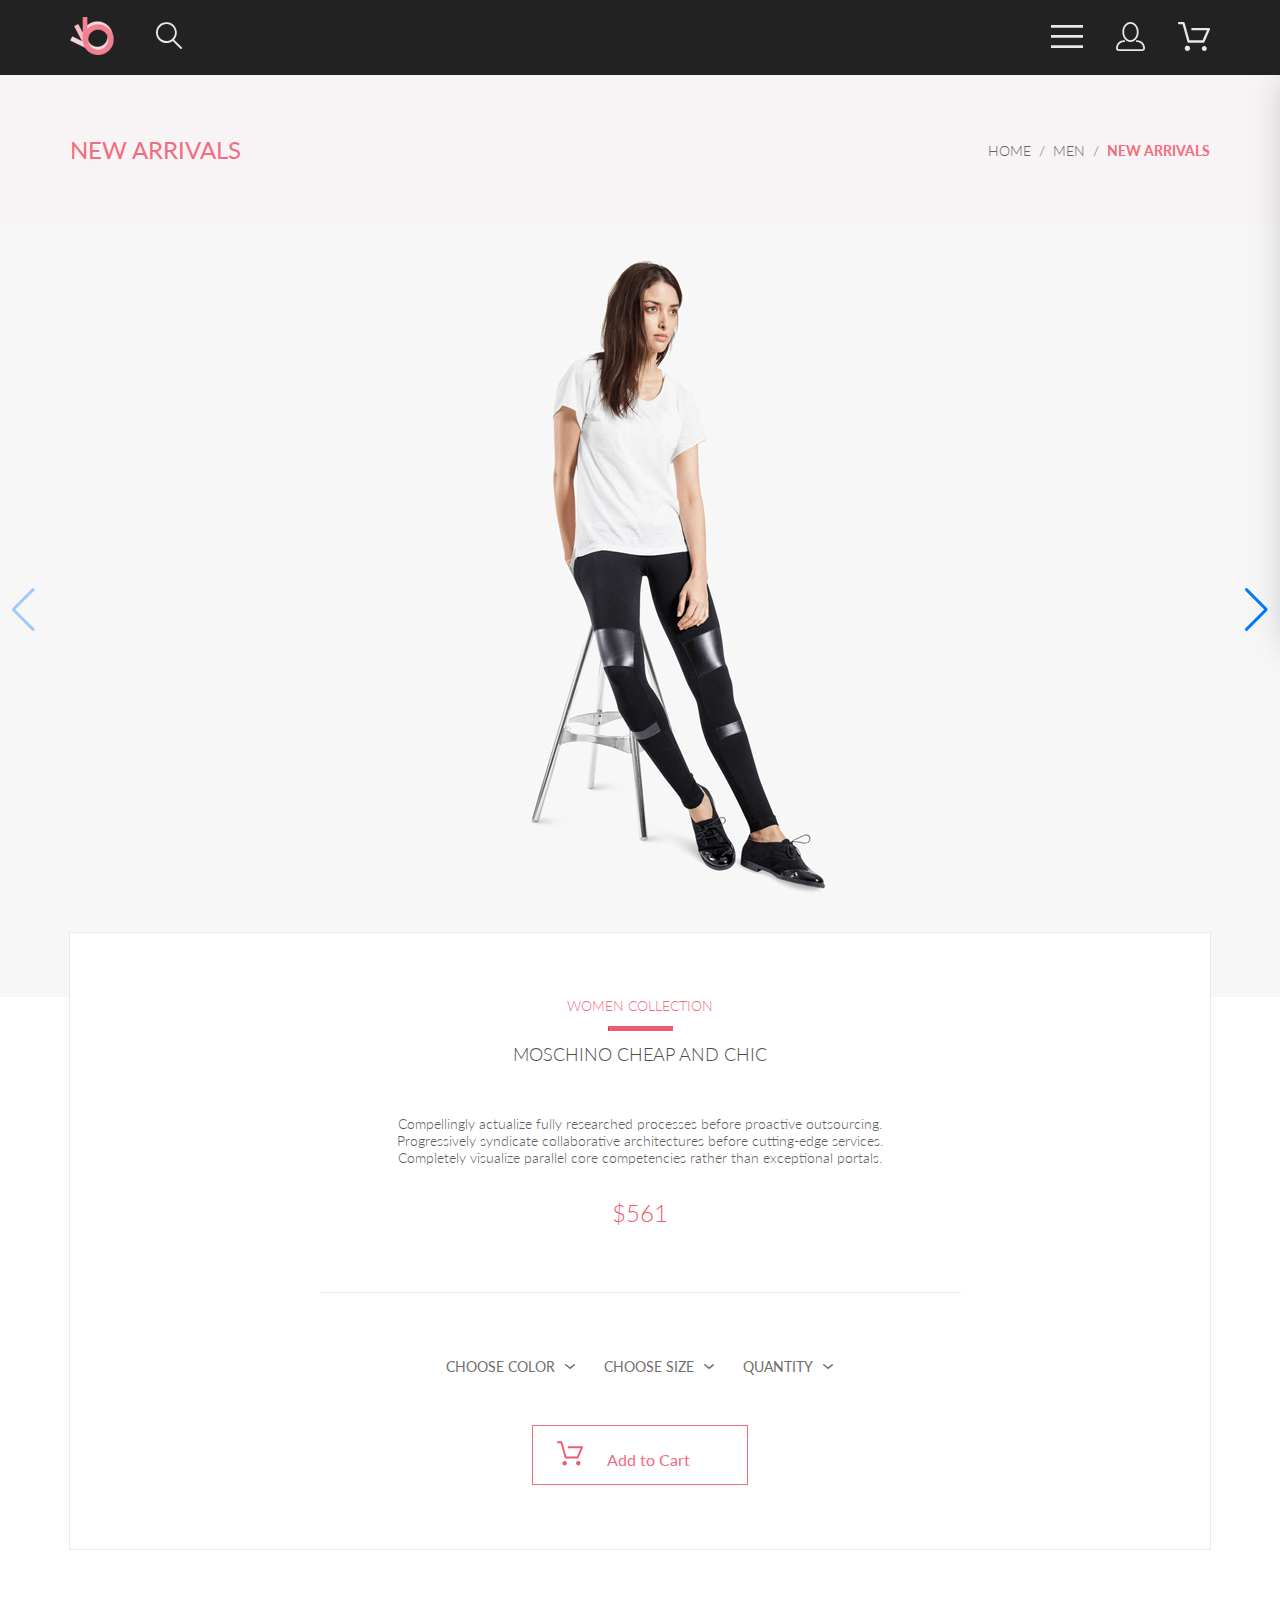
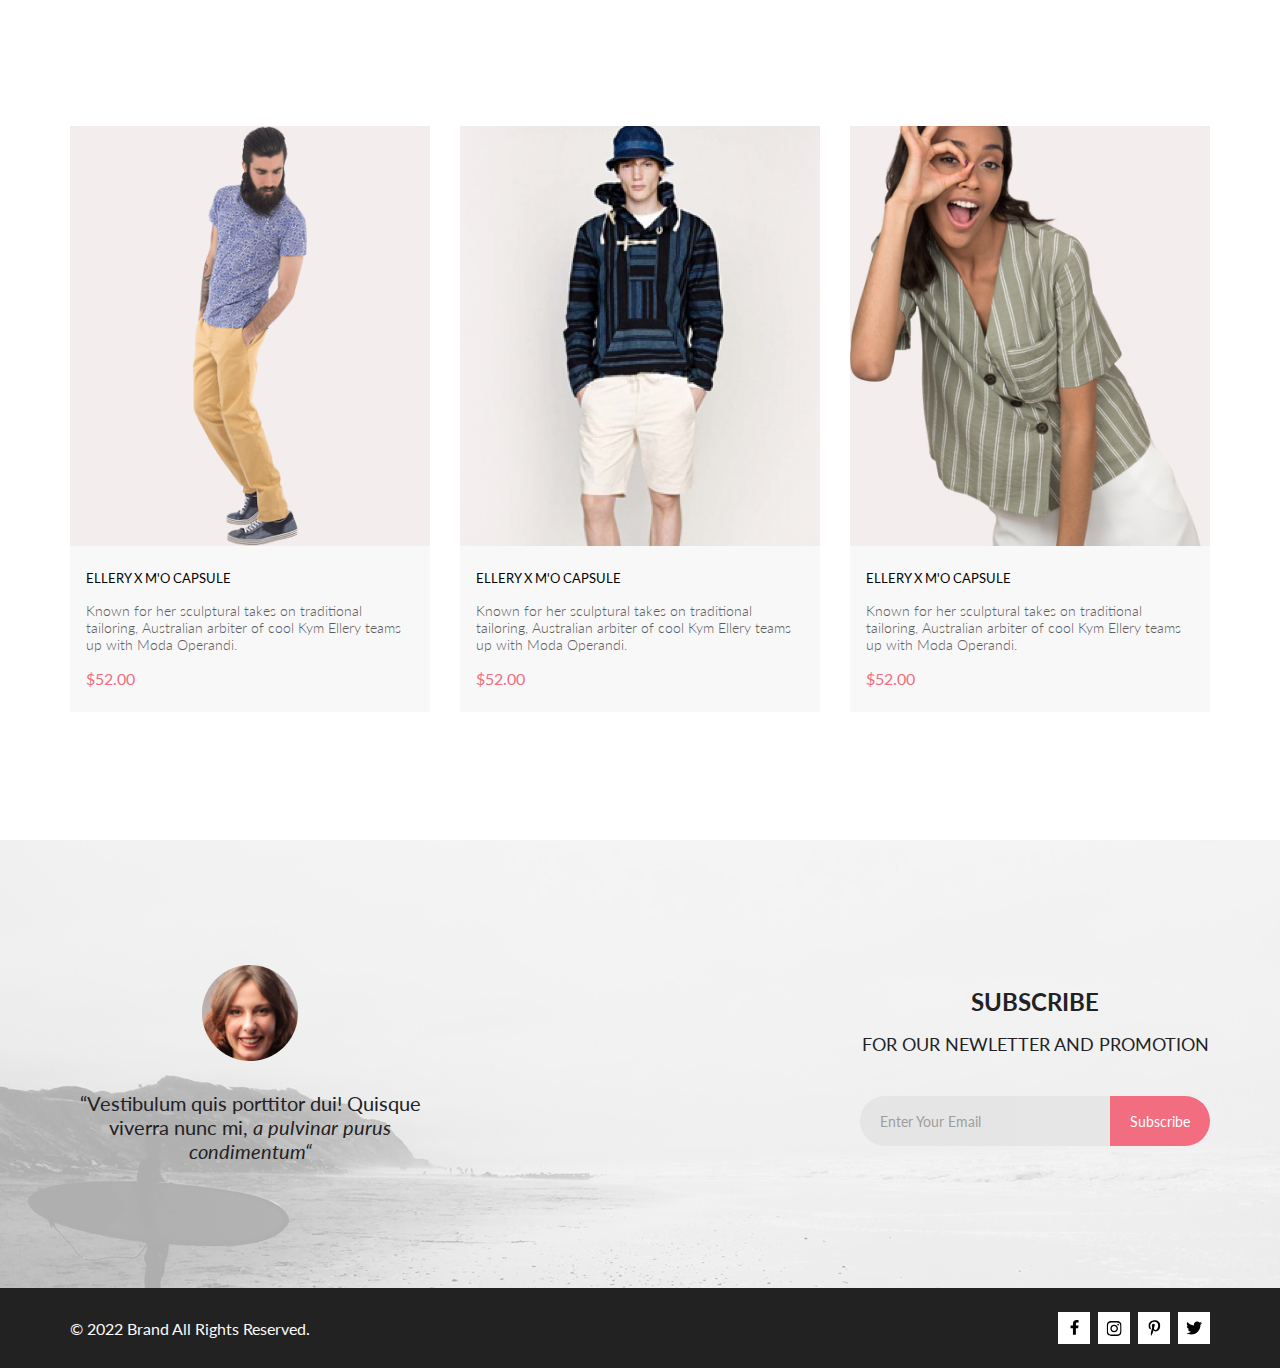
<file: product.html>
<!DOCTYPE html>
<html lang="en">

<head>
    <link rel="preconnect" href="https://fonts.googleapis.com">
    <link rel="preconnect" href="https://fonts.gstatic.com" crossorigin>
    <link href="https://fonts.googleapis.com/css2?family=Lato:wght@300;400;700;900&display=swap" rel="stylesheet">
    <meta charset="UTF-8">
    <meta http-equiv="X-UA-Compatible" content="IE=edge">
    <meta name="viewport" content="width=device-width, initial-scale=1.0">
    <title>Products</title>
    <link rel="stylesheet" href="https://cdn.jsdelivr.net/npm/swiper@11/swiper-bundle.min.css" />
    <link rel="stylesheet" href="style.css">
</head>

<body>
    <div class="top">
        <header class="header center">
            <div class="header__left">
                <a href="index.html"><img src="img/logo.png" alt="logo"></a>
                <a href="#"><img src="img/search.svg" alt="search"></a>
            </div>
            <nav class="header__right">
                <label for="header__check"><img src="img/menu.svg" alt="menu"></label>
                <a class="header__link-site" href="registration.html"><img src="img/reg.svg" alt="reg"></a>
                <a class="header__link-site" href="basket.html"><img src="img/cart.svg" alt="cart"></a>
            </nav>
            <input class="header__checkbox" id="header__check" type="checkbox">
            <div class="mobile-menu">
                <div class="mobile-menu__link-site">
                    <a href="registration.html">
                        <svg width="29" height="29" viewBox="0 0 29 29" fill="none" xmlns="http://www.w3.org/2000/svg">
                            <path
                                d="M14.5 19.937C19 19.937 22.656 15.464 22.656 9.968C22.656 4.472 19 0 14.5 0C13.3631 0.0217413 12.2463 0.303398 11.2351 0.823397C10.2239 1.34339 9.34507 2.08794 8.66602 3C7.12663 4.99573 6.30819 7.45381 6.34399 9.974C6.34399 15.465 10 19.937 14.5 19.937ZM14.5 1.813C18 1.813 20.844 5.472 20.844 9.969C20.844 14.466 17.998 18.125 14.5 18.125C11.002 18.125 8.15603 14.465 8.15503 9.969C8.15403 5.473 11 1.813 14.5 1.813ZM20.844 18.125C20.6036 18.125 20.373 18.2205 20.203 18.3905C20.033 18.5605 19.9375 18.7911 19.9375 19.0315C19.9375 19.2719 20.033 19.5025 20.203 19.6725C20.373 19.8425 20.6036 19.938 20.844 19.938C22.526 19.9399 24.1386 20.6088 25.3279 21.7982C26.5172 22.9875 27.1861 24.6 27.188 26.282C27.1875 26.5221 27.0918 26.7523 26.922 26.9221C26.7522 27.0918 26.5221 27.1875 26.282 27.188H2.71997C2.47985 27.1875 2.24975 27.0918 2.07996 26.9221C1.91016 26.7523 1.81449 26.5221 1.81396 26.282C1.81608 24.6001 2.48517 22.9877 3.67444 21.7985C4.86371 20.6092 6.47608 19.9401 8.15796 19.938C8.39824 19.938 8.62868 19.8425 8.79858 19.6726C8.96849 19.5027 9.06396 19.2723 9.06396 19.032C9.06396 18.7917 8.96849 18.5613 8.79858 18.3914C8.62868 18.2215 8.39824 18.126 8.15796 18.126C5.99541 18.1279 3.92201 18.9875 2.39258 20.5164C0.863144 22.0453 0.00264777 24.1185 0 26.281C0.000794067 27.0019 0.287502 27.693 0.797241 28.2027C1.30698 28.7125 1.99811 28.9992 2.71899 29H26.282C27.0027 28.9989 27.6936 28.7121 28.2031 28.2024C28.7126 27.6927 28.9992 27.0017 29 26.281C28.9974 24.1187 28.1372 22.0457 26.6083 20.5168C25.0793 18.9878 23.0063 18.1276 20.844 18.125Z"
                                fill="black" />
                        </svg>
                    </a>
                    <a href="basket.html">
                        <svg width="32" height="29" viewBox="0 0 32 29" fill="none" xmlns="http://www.w3.org/2000/svg">
                            <path
                                d="M26.2009 29C25.5532 28.9738 24.9415 28.6948 24.4972 28.2227C24.0529 27.7506 23.8114 27.1232 23.8245 26.475C23.8376 25.8269 24.1043 25.2097 24.5673 24.7559C25.0303 24.3022 25.6527 24.048 26.301 24.048C26.9493 24.048 27.5717 24.3022 28.0347 24.7559C28.4977 25.2097 28.7644 25.8269 28.7775 26.475C28.7906 27.1232 28.549 27.7506 28.1047 28.2227C27.6604 28.6948 27.0488 28.9738 26.401 29H26.2009ZM6.75293 26.32C6.75293 25.79 6.91011 25.2718 7.20459 24.8311C7.49907 24.3904 7.91764 24.0469 8.40735 23.844C8.89705 23.6412 9.43594 23.5881 9.95581 23.6915C10.4757 23.7949 10.9532 24.0502 11.328 24.425C11.7028 24.7998 11.9581 25.2773 12.0615 25.7972C12.1649 26.317 12.1118 26.8559 11.9089 27.3456C11.7061 27.8353 11.3626 28.2539 10.9219 28.5483C10.4812 28.8428 9.96304 29 9.43298 29C9.08087 29.0003 8.73212 28.9311 8.40674 28.7966C8.08136 28.662 7.78569 28.4646 7.53662 28.2158C7.28755 27.9669 7.09001 27.6713 6.9552 27.3461C6.82039 27.0208 6.75098 26.6721 6.75098 26.32H6.75293ZM10.553 20.686C10.2935 20.6868 10.0409 20.6024 9.83411 20.4457C9.62727 20.2891 9.47758 20.0689 9.40796 19.819L4.57495 2.36401H1.18201C0.868521 2.36401 0.567859 2.23947 0.346191 2.01781C0.124523 1.79614 0 1.49549 0 1.18201C0 0.868519 0.124523 0.567873 0.346191 0.346205C0.567859 0.124537 0.868521 5.81268e-06 1.18201 5.81268e-06H5.46301C5.7225 -0.00080736 5.97504 0.0837201 6.18176 0.240568C6.38848 0.397416 6.53784 0.617884 6.60693 0.868006L11.4399 18.323H24.6179L29.001 8.27501H14.401C14.2428 8.27961 14.0854 8.25242 13.9379 8.19507C13.7904 8.13771 13.6559 8.05134 13.5424 7.94108C13.4288 7.83082 13.3386 7.69891 13.277 7.55315C13.2154 7.40739 13.1836 7.25075 13.1836 7.0925C13.1836 6.93426 13.2154 6.77762 13.277 6.63186C13.3386 6.4861 13.4288 6.35419 13.5424 6.24393C13.6559 6.13367 13.7904 6.0473 13.9379 5.98994C14.0854 5.93259 14.2428 5.90541 14.401 5.91001H30.814C31.0097 5.90996 31.2022 5.95866 31.3744 6.05172C31.5465 6.14478 31.6928 6.27926 31.7999 6.44301C31.9078 6.60729 31.9734 6.79569 31.9908 6.99145C32.0083 7.18721 31.9771 7.38424 31.9 7.565L26.495 19.977C26.4026 20.1876 26.251 20.3668 26.0585 20.4927C25.866 20.6186 25.641 20.6858 25.411 20.686H10.553Z"
                                fill="black" />
                        </svg>
                    </a>
                </div>
                <h3 class="mobile-menu__heading">MENU</h3>
                <div class="mobile-menu__box">
                    <div class="mobile-menu__item">
                        <a href="catalog.html" class="mobile-menu__title">MAN</a>
                        <ul class="mobile-menu__list">
                            <li class="li-mobile"><a class="mobile-menu__link" href="#">Accessories</a></li>
                            <li class="li-mobile"><a class="mobile-menu__link" href="#">Bags</a></li>
                            <li class="li-mobile"><a class="mobile-menu__link" href="#">Denim</a></li>
                            <li class="li-mobile"><a class="mobile-menu__link" href="#">T-Shirts</a></li>
                        </ul>
                    </div>
                    <div class="mobile-menu__item">
                        <a href="catalog.html" class="mobile-menu__title">WOMAN</a>
                        <ul class="mobile-menu__list">
                            <li class="li-mobile"><a class="mobile-menu__link" href="#">Accessories</a></li>
                            <li class="li-mobile"><a class="mobile-menu__link" href="#">Bags</a></li>
                            <li class="li-mobile"><a class="mobile-menu__link" href="#">Denim</a></li>
                            <li class="li-mobile"><a class="mobile-menu__link" href="#">T-Shirts</a></li>
                        </ul>
                    </div>
                    <div class="mobile-menu__item">
                        <a href="catalog.html" class="mobile-menu__title">KIDS</a>
                        <ul class="mobile-menu__list">
                            <li class="li-mobile"><a class="mobile-menu__link" href="#">Accessories</a></li>
                            <li class="li-mobile"><a class="mobile-menu__link" href="#">Bags</a></li>
                            <li class="li-mobile"><a class="mobile-menu__link" href="#">Denim</a></li>
                            <li class="li-mobile"><a class="mobile-menu__link" href="#">T-Shirts</a></li>
                        </ul>
                    </div>
                </div>
            </div>
        </header>
        <section class="head center">
            <h2 class="head__heading">NEW ARRIVALS </h2>
            <div class="breadcrumb">
                <div class="breadcrumb__box-link"><a class="breadcrumb__link" href="index.html">HOME</a></div>
                <div class="breadcrumb__box-link"><a class="breadcrumb__link" href="#">MEN</a></div>
                <div class="breadcrumb__box-link"><a class="breadcrumb__link" href="#">NEW ARRIVALS</a></div>
            </div>
        </section>
        <div class="swiper mySwiper">
            <div class="swiper-wrapper">
                <div class="swiper-slide"><img class="swiper__img" src="/img/slider1-img.jpg" alt=""></div>
                <div class="swiper-slide"><img class="swiper__img" src="/img/slider2-img.jpg" alt=""></div>
                <div class="swiper-slide"><img class="swiper__img" src="/img/slider3-img.jpg" alt=""></div>
            </div>
            <div class="swiper-button-next"></div>
            <div class="swiper-button-prev"></div>
        </div>
        <section class="content margin">
            <h3 class="content__subtitle">WOMEN COLLECTION</h3>
            <hr class="content__line">
            <h2 class="content__heading">MOSCHINO CHEAP AND CHIC</h2>
            <p class="content__text">
                Compellingly actualize fully researched processes before proactive outsourcing. Progressively syndicate
                collaborative architectures before cutting-edge services. Completely visualize parallel core
                competencies
                rather than exceptional portals.
            </p>
            <div class="content__price ">$561</div>
            <div class="content__line-big"></div>
            <div class="content__sort">
                <details class="sort__details">
                    <summary class="sort__summary">CHOOSE COLOR <svg width="11" height="6" viewBox="0 0 11 6"
                            fill="none" xmlns="http://www.w3.org/2000/svg">
                            <path
                                d="M5.00214 5.00214C4.83521 5.00247 4.67343 4.94433 4.54488 4.83782L0.258102 1.2655C0.112196 1.14422 0.0204417 0.969958 0.00302325 0.781035C-0.0143952 0.592112 0.0439493 0.404007 0.165221 0.258101C0.286493 0.112196 0.460759 0.0204417 0.649682 0.00302327C0.838605 -0.0143952 1.02671 0.043949 1.17262 0.165221L5.00214 3.36602L8.83167 0.279536C8.90475 0.220188 8.98884 0.175869 9.0791 0.149125C9.16937 0.122382 9.26403 0.113741 9.35764 0.1237C9.45126 0.133659 9.54198 0.162021 9.6246 0.207156C9.70722 0.252292 9.7801 0.313311 9.83906 0.386705C9.90449 0.460167 9.95405 0.546351 9.98462 0.639855C10.0152 0.733359 10.0261 0.83217 10.0167 0.930097C10.0073 1.02802 9.97784 1.12296 9.93005 1.20895C9.88227 1.29494 9.81723 1.37013 9.73904 1.42982L5.45225 4.88068C5.32002 4.97036 5.16154 5.01312 5.00214 5.00214Z"
                                fill="#6F6E6E" />
                        </svg>
                    </summary>
                </details>
                <details class="sort__details">
                    <summary class="sort__summary">CHOOSE SIZE<svg width="11" height="6" viewBox="0 0 11 6" fill="none"
                            xmlns="http://www.w3.org/2000/svg">
                            <path
                                d="M5.00214 5.00214C4.83521 5.00247 4.67343 4.94433 4.54488 4.83782L0.258102 1.2655C0.112196 1.14422 0.0204417 0.969958 0.00302325 0.781035C-0.0143952 0.592112 0.0439493 0.404007 0.165221 0.258101C0.286493 0.112196 0.460759 0.0204417 0.649682 0.00302327C0.838605 -0.0143952 1.02671 0.043949 1.17262 0.165221L5.00214 3.36602L8.83167 0.279536C8.90475 0.220188 8.98884 0.175869 9.0791 0.149125C9.16937 0.122382 9.26403 0.113741 9.35764 0.1237C9.45126 0.133659 9.54198 0.162021 9.6246 0.207156C9.70722 0.252292 9.7801 0.313311 9.83906 0.386705C9.90449 0.460167 9.95405 0.546351 9.98462 0.639855C10.0152 0.733359 10.0261 0.83217 10.0167 0.930097C10.0073 1.02802 9.97784 1.12296 9.93005 1.20895C9.88227 1.29494 9.81723 1.37013 9.73904 1.42982L5.45225 4.88068C5.32002 4.97036 5.16154 5.01312 5.00214 5.00214Z"
                                fill="#6F6E6E" />
                        </svg></summary>
                </details>
                <details class="sort__details">
                    <summary class="sort__summary">QUANTITY <svg width="11" height="6" viewBox="0 0 11 6" fill="none"
                            xmlns="http://www.w3.org/2000/svg">
                            <path
                                d="M5.00214 5.00214C4.83521 5.00247 4.67343 4.94433 4.54488 4.83782L0.258102 1.2655C0.112196 1.14422 0.0204417 0.969958 0.00302325 0.781035C-0.0143952 0.592112 0.0439493 0.404007 0.165221 0.258101C0.286493 0.112196 0.460759 0.0204417 0.649682 0.00302327C0.838605 -0.0143952 1.02671 0.043949 1.17262 0.165221L5.00214 3.36602L8.83167 0.279536C8.90475 0.220188 8.98884 0.175869 9.0791 0.149125C9.16937 0.122382 9.26403 0.113741 9.35764 0.1237C9.45126 0.133659 9.54198 0.162021 9.6246 0.207156C9.70722 0.252292 9.7801 0.313311 9.83906 0.386705C9.90449 0.460167 9.95405 0.546351 9.98462 0.639855C10.0152 0.733359 10.0261 0.83217 10.0167 0.930097C10.0073 1.02802 9.97784 1.12296 9.93005 1.20895C9.88227 1.29494 9.81723 1.37013 9.73904 1.42982L5.45225 4.88068C5.32002 4.97036 5.16154 5.01312 5.00214 5.00214Z"
                                fill="#6F6E6E" />
                        </svg></summary>
                </details>
            </div>
            <div class="button">
                <a href="#" class="button__product"><img class="button__basket-img" src="/img/basket-im.svg"
                        alt="basket">Add to Cart</a>
            </div>
        </section>
        <section class="product-box center padding">
            <div class="product-box__content">
                <div class="product">
                    <img class="product__img" src="img/product4.jpg" alt="">
                    <div class="product__content">
                        <a href="product.html" class="product__heading">ELLERY X M'O CAPSULE</a>
                        <p class="product__text">Known for her sculptural takes on traditional tailoring, Australian
                            arbiter
                            of cool Kym Ellery teams up with Moda Operandi.</p>
                        <p class="product__price">$52.00</p>
                    </div>
                    <a href="#" class="product__add"><svg width="27" height="25" viewBox="0 0 27 25" fill="none"
                            xmlns="http://www.w3.org/2000/svg">
                            <path
                                d="M21.9509 23.2667H21.8386C21.2294 23.2667 20.7177 22.7671 20.6735 22.1294C20.629 21.4607 21.1175 20.8785 21.7626 20.8346C21.788 20.8329 21.8145 20.832 21.8405 20.832C22.4575 20.832 22.9743 21.3219 23.0201 21.9487C23.0319 22.1971 22.9914 22.5514 22.736 22.8439L22.73 22.8507L22.7242 22.8575C22.5275 23.0912 22.2607 23.2321 21.9509 23.2667ZM8.21887 23.2604C7.5683 23.2604 7.03906 22.7174 7.03906 22.05C7.03906 21.3832 7.5683 20.8406 8.21887 20.8406C8.86945 20.8406 9.39868 21.3832 9.39868 22.05C9.39868 22.7174 8.86945 23.2604 8.21887 23.2604Z"
                                fill="white" />
                            <path
                                d="M21.876 22.2662C21.921 22.2549 21.9423 22.2339 21.96 22.2129C21.9678 22.2037 21.9756 22.1946 21.9835 22.1855C22.02 22.1438 22.0233 22.0553 22.0224 22.0105C22.0092 21.9044 21.9185 21.8315 21.8412 21.8315C21.8375 21.8315 21.8336 21.8317 21.8312 21.8318C21.7531 21.8372 21.6653 21.9409 21.6719 22.0625C21.6813 22.1793 21.7675 22.2662 21.8392 22.2662H21.876ZM8.21954 22.2599C8.31873 22.2599 8.39935 22.1655 8.39935 22.0496C8.39935 21.9341 8.31873 21.8401 8.21954 21.8401C8.12042 21.8401 8.03973 21.9341 8.03973 22.0496C8.03973 22.1655 8.12042 22.2599 8.21954 22.2599ZM21.9995 24.2662C21.9517 24.2662 21.8878 24.2662 21.8392 24.2662C20.7017 24.2662 19.7567 23.3545 19.6765 22.198C19.5964 20.9929 20.4937 19.9183 21.6953 19.8364C21.7441 19.8331 21.7928 19.8315 21.8412 19.8315C22.9799 19.8315 23.9413 20.7324 24.019 21.8884C24.0505 22.4915 23.8741 23.0612 23.4898 23.5012C23.1055 23.9575 22.5764 24.2177 21.9995 24.2662ZM8.21954 24.2599C7.01532 24.2599 6.03973 23.2709 6.03973 22.0496C6.03973 20.8291 7.01532 19.8401 8.21954 19.8401C9.42371 19.8401 10.3994 20.8291 10.3994 22.0496C10.3994 23.2709 9.42371 24.2599 8.21954 24.2599ZM21.1984 17.3938H9.13306C8.70013 17.3938 8.31586 17.1005 8.20331 16.6775L4.27753 2.24768H1.52173C0.993408 2.24768 0.560547 1.80859 0.560547 1.27039C0.560547 0.733032 0.993408 0.292969 1.52173 0.292969H4.99933C5.43134 0.292969 5.81561 0.586304 5.9281 1.01025L9.85394 15.4391H20.5576L24.1144 7.13379H12.2578C11.7286 7.13379 11.2957 6.69373 11.2957 6.15649C11.2957 5.61914 11.7286 5.17908 12.2578 5.17908H25.5886C25.9091 5.17908 26.2141 5.34192 26.3896 5.61914C26.566 5.89539 26.5984 6.23743 26.4697 6.547L22.0795 16.807C21.9193 17.1653 21.5827 17.3938 21.1984 17.3938Z"
                                fill="white" />
                            <path
                                d="M21.876 22.2662C21.921 22.2549 21.9423 22.2339 21.96 22.2129C21.9678 22.2037 21.9756 22.1946 21.9835 22.1855C22.02 22.1438 22.0233 22.0553 22.0224 22.0105C22.0092 21.9044 21.9185 21.8315 21.8412 21.8315C21.8375 21.8315 21.8336 21.8317 21.8312 21.8318C21.7531 21.8372 21.6653 21.9409 21.6719 22.0625C21.6813 22.1793 21.7675 22.2662 21.8392 22.2662H21.876ZM8.21954 22.2599C8.31873 22.2599 8.39935 22.1655 8.39935 22.0496C8.39935 21.9341 8.31873 21.8401 8.21954 21.8401C8.12042 21.8401 8.03973 21.9341 8.03973 22.0496C8.03973 22.1655 8.12042 22.2599 8.21954 22.2599ZM21.9995 24.2662C21.9517 24.2662 21.8878 24.2662 21.8392 24.2662C20.7017 24.2662 19.7567 23.3545 19.6765 22.198C19.5964 20.9929 20.4937 19.9183 21.6953 19.8364C21.7441 19.8331 21.7928 19.8315 21.8412 19.8315C22.9799 19.8315 23.9413 20.7324 24.019 21.8884C24.0505 22.4915 23.8741 23.0612 23.4898 23.5012C23.1055 23.9575 22.5764 24.2177 21.9995 24.2662ZM8.21954 24.2599C7.01532 24.2599 6.03973 23.2709 6.03973 22.0496C6.03973 20.8291 7.01532 19.8401 8.21954 19.8401C9.42371 19.8401 10.3994 20.8291 10.3994 22.0496C10.3994 23.2709 9.42371 24.2599 8.21954 24.2599ZM21.1984 17.3938H9.13306C8.70013 17.3938 8.31586 17.1005 8.20331 16.6775L4.27753 2.24768H1.52173C0.993408 2.24768 0.560547 1.80859 0.560547 1.27039C0.560547 0.733032 0.993408 0.292969 1.52173 0.292969H4.99933C5.43134 0.292969 5.81561 0.586304 5.9281 1.01025L9.85394 15.4391H20.5576L24.1144 7.13379H12.2578C11.7286 7.13379 11.2957 6.69373 11.2957 6.15649C11.2957 5.61914 11.7286 5.17908 12.2578 5.17908H25.5886C25.9091 5.17908 26.2141 5.34192 26.3896 5.61914C26.566 5.89539 26.5984 6.23743 26.4697 6.547L22.0795 16.807C21.9193 17.1653 21.5827 17.3938 21.1984 17.3938Z"
                                fill="white" />
                        </svg>
                        Add to Cart</a>
                </div>
                <div class="product">
                    <img class="product__img" src="img/product3.jpg" alt="">
                    <div class="product__content">
                        <a href="product.html" class="product__heading">ELLERY X M'O CAPSULE</a>
                        <p class="product__text">Known for her sculptural takes on traditional tailoring, Australian
                            arbiter
                            of cool Kym Ellery teams up with Moda Operandi.</p>
                        <p class="product__price">$52.00</p>
                    </div>
                    <a href="#" class="product__add"><svg width="27" height="25" viewBox="0 0 27 25" fill="none"
                            xmlns="http://www.w3.org/2000/svg">
                            <path
                                d="M21.9509 23.2667H21.8386C21.2294 23.2667 20.7177 22.7671 20.6735 22.1294C20.629 21.4607 21.1175 20.8785 21.7626 20.8346C21.788 20.8329 21.8145 20.832 21.8405 20.832C22.4575 20.832 22.9743 21.3219 23.0201 21.9487C23.0319 22.1971 22.9914 22.5514 22.736 22.8439L22.73 22.8507L22.7242 22.8575C22.5275 23.0912 22.2607 23.2321 21.9509 23.2667ZM8.21887 23.2604C7.5683 23.2604 7.03906 22.7174 7.03906 22.05C7.03906 21.3832 7.5683 20.8406 8.21887 20.8406C8.86945 20.8406 9.39868 21.3832 9.39868 22.05C9.39868 22.7174 8.86945 23.2604 8.21887 23.2604Z"
                                fill="white" />
                            <path
                                d="M21.876 22.2662C21.921 22.2549 21.9423 22.2339 21.96 22.2129C21.9678 22.2037 21.9756 22.1946 21.9835 22.1855C22.02 22.1438 22.0233 22.0553 22.0224 22.0105C22.0092 21.9044 21.9185 21.8315 21.8412 21.8315C21.8375 21.8315 21.8336 21.8317 21.8312 21.8318C21.7531 21.8372 21.6653 21.9409 21.6719 22.0625C21.6813 22.1793 21.7675 22.2662 21.8392 22.2662H21.876ZM8.21954 22.2599C8.31873 22.2599 8.39935 22.1655 8.39935 22.0496C8.39935 21.9341 8.31873 21.8401 8.21954 21.8401C8.12042 21.8401 8.03973 21.9341 8.03973 22.0496C8.03973 22.1655 8.12042 22.2599 8.21954 22.2599ZM21.9995 24.2662C21.9517 24.2662 21.8878 24.2662 21.8392 24.2662C20.7017 24.2662 19.7567 23.3545 19.6765 22.198C19.5964 20.9929 20.4937 19.9183 21.6953 19.8364C21.7441 19.8331 21.7928 19.8315 21.8412 19.8315C22.9799 19.8315 23.9413 20.7324 24.019 21.8884C24.0505 22.4915 23.8741 23.0612 23.4898 23.5012C23.1055 23.9575 22.5764 24.2177 21.9995 24.2662ZM8.21954 24.2599C7.01532 24.2599 6.03973 23.2709 6.03973 22.0496C6.03973 20.8291 7.01532 19.8401 8.21954 19.8401C9.42371 19.8401 10.3994 20.8291 10.3994 22.0496C10.3994 23.2709 9.42371 24.2599 8.21954 24.2599ZM21.1984 17.3938H9.13306C8.70013 17.3938 8.31586 17.1005 8.20331 16.6775L4.27753 2.24768H1.52173C0.993408 2.24768 0.560547 1.80859 0.560547 1.27039C0.560547 0.733032 0.993408 0.292969 1.52173 0.292969H4.99933C5.43134 0.292969 5.81561 0.586304 5.9281 1.01025L9.85394 15.4391H20.5576L24.1144 7.13379H12.2578C11.7286 7.13379 11.2957 6.69373 11.2957 6.15649C11.2957 5.61914 11.7286 5.17908 12.2578 5.17908H25.5886C25.9091 5.17908 26.2141 5.34192 26.3896 5.61914C26.566 5.89539 26.5984 6.23743 26.4697 6.547L22.0795 16.807C21.9193 17.1653 21.5827 17.3938 21.1984 17.3938Z"
                                fill="white" />
                            <path
                                d="M21.876 22.2662C21.921 22.2549 21.9423 22.2339 21.96 22.2129C21.9678 22.2037 21.9756 22.1946 21.9835 22.1855C22.02 22.1438 22.0233 22.0553 22.0224 22.0105C22.0092 21.9044 21.9185 21.8315 21.8412 21.8315C21.8375 21.8315 21.8336 21.8317 21.8312 21.8318C21.7531 21.8372 21.6653 21.9409 21.6719 22.0625C21.6813 22.1793 21.7675 22.2662 21.8392 22.2662H21.876ZM8.21954 22.2599C8.31873 22.2599 8.39935 22.1655 8.39935 22.0496C8.39935 21.9341 8.31873 21.8401 8.21954 21.8401C8.12042 21.8401 8.03973 21.9341 8.03973 22.0496C8.03973 22.1655 8.12042 22.2599 8.21954 22.2599ZM21.9995 24.2662C21.9517 24.2662 21.8878 24.2662 21.8392 24.2662C20.7017 24.2662 19.7567 23.3545 19.6765 22.198C19.5964 20.9929 20.4937 19.9183 21.6953 19.8364C21.7441 19.8331 21.7928 19.8315 21.8412 19.8315C22.9799 19.8315 23.9413 20.7324 24.019 21.8884C24.0505 22.4915 23.8741 23.0612 23.4898 23.5012C23.1055 23.9575 22.5764 24.2177 21.9995 24.2662ZM8.21954 24.2599C7.01532 24.2599 6.03973 23.2709 6.03973 22.0496C6.03973 20.8291 7.01532 19.8401 8.21954 19.8401C9.42371 19.8401 10.3994 20.8291 10.3994 22.0496C10.3994 23.2709 9.42371 24.2599 8.21954 24.2599ZM21.1984 17.3938H9.13306C8.70013 17.3938 8.31586 17.1005 8.20331 16.6775L4.27753 2.24768H1.52173C0.993408 2.24768 0.560547 1.80859 0.560547 1.27039C0.560547 0.733032 0.993408 0.292969 1.52173 0.292969H4.99933C5.43134 0.292969 5.81561 0.586304 5.9281 1.01025L9.85394 15.4391H20.5576L24.1144 7.13379H12.2578C11.7286 7.13379 11.2957 6.69373 11.2957 6.15649C11.2957 5.61914 11.7286 5.17908 12.2578 5.17908H25.5886C25.9091 5.17908 26.2141 5.34192 26.3896 5.61914C26.566 5.89539 26.5984 6.23743 26.4697 6.547L22.0795 16.807C21.9193 17.1653 21.5827 17.3938 21.1984 17.3938Z"
                                fill="white" />
                        </svg>
                        Add to Cart</a>
                </div>
                <div class="product none">
                    <img class="product__img" src="img/product6.jpg" alt="">
                    <div class="product__content">
                        <a href="product.html" class="product__heading">ELLERY X M'O CAPSULE</a>
                        <p class="product__text">Known for her sculptural takes on traditional tailoring, Australian
                            arbiter
                            of cool Kym Ellery teams up with Moda Operandi.</p>
                        <p class="product__price">$52.00</p>
                    </div>
                    <a href="#" class="product__add"><svg width="27" height="25" viewBox="0 0 27 25" fill="none"
                            xmlns="http://www.w3.org/2000/svg">
                            <path
                                d="M21.9509 23.2667H21.8386C21.2294 23.2667 20.7177 22.7671 20.6735 22.1294C20.629 21.4607 21.1175 20.8785 21.7626 20.8346C21.788 20.8329 21.8145 20.832 21.8405 20.832C22.4575 20.832 22.9743 21.3219 23.0201 21.9487C23.0319 22.1971 22.9914 22.5514 22.736 22.8439L22.73 22.8507L22.7242 22.8575C22.5275 23.0912 22.2607 23.2321 21.9509 23.2667ZM8.21887 23.2604C7.5683 23.2604 7.03906 22.7174 7.03906 22.05C7.03906 21.3832 7.5683 20.8406 8.21887 20.8406C8.86945 20.8406 9.39868 21.3832 9.39868 22.05C9.39868 22.7174 8.86945 23.2604 8.21887 23.2604Z"
                                fill="white" />
                            <path
                                d="M21.876 22.2662C21.921 22.2549 21.9423 22.2339 21.96 22.2129C21.9678 22.2037 21.9756 22.1946 21.9835 22.1855C22.02 22.1438 22.0233 22.0553 22.0224 22.0105C22.0092 21.9044 21.9185 21.8315 21.8412 21.8315C21.8375 21.8315 21.8336 21.8317 21.8312 21.8318C21.7531 21.8372 21.6653 21.9409 21.6719 22.0625C21.6813 22.1793 21.7675 22.2662 21.8392 22.2662H21.876ZM8.21954 22.2599C8.31873 22.2599 8.39935 22.1655 8.39935 22.0496C8.39935 21.9341 8.31873 21.8401 8.21954 21.8401C8.12042 21.8401 8.03973 21.9341 8.03973 22.0496C8.03973 22.1655 8.12042 22.2599 8.21954 22.2599ZM21.9995 24.2662C21.9517 24.2662 21.8878 24.2662 21.8392 24.2662C20.7017 24.2662 19.7567 23.3545 19.6765 22.198C19.5964 20.9929 20.4937 19.9183 21.6953 19.8364C21.7441 19.8331 21.7928 19.8315 21.8412 19.8315C22.9799 19.8315 23.9413 20.7324 24.019 21.8884C24.0505 22.4915 23.8741 23.0612 23.4898 23.5012C23.1055 23.9575 22.5764 24.2177 21.9995 24.2662ZM8.21954 24.2599C7.01532 24.2599 6.03973 23.2709 6.03973 22.0496C6.03973 20.8291 7.01532 19.8401 8.21954 19.8401C9.42371 19.8401 10.3994 20.8291 10.3994 22.0496C10.3994 23.2709 9.42371 24.2599 8.21954 24.2599ZM21.1984 17.3938H9.13306C8.70013 17.3938 8.31586 17.1005 8.20331 16.6775L4.27753 2.24768H1.52173C0.993408 2.24768 0.560547 1.80859 0.560547 1.27039C0.560547 0.733032 0.993408 0.292969 1.52173 0.292969H4.99933C5.43134 0.292969 5.81561 0.586304 5.9281 1.01025L9.85394 15.4391H20.5576L24.1144 7.13379H12.2578C11.7286 7.13379 11.2957 6.69373 11.2957 6.15649C11.2957 5.61914 11.7286 5.17908 12.2578 5.17908H25.5886C25.9091 5.17908 26.2141 5.34192 26.3896 5.61914C26.566 5.89539 26.5984 6.23743 26.4697 6.547L22.0795 16.807C21.9193 17.1653 21.5827 17.3938 21.1984 17.3938Z"
                                fill="white" />
                            <path
                                d="M21.876 22.2662C21.921 22.2549 21.9423 22.2339 21.96 22.2129C21.9678 22.2037 21.9756 22.1946 21.9835 22.1855C22.02 22.1438 22.0233 22.0553 22.0224 22.0105C22.0092 21.9044 21.9185 21.8315 21.8412 21.8315C21.8375 21.8315 21.8336 21.8317 21.8312 21.8318C21.7531 21.8372 21.6653 21.9409 21.6719 22.0625C21.6813 22.1793 21.7675 22.2662 21.8392 22.2662H21.876ZM8.21954 22.2599C8.31873 22.2599 8.39935 22.1655 8.39935 22.0496C8.39935 21.9341 8.31873 21.8401 8.21954 21.8401C8.12042 21.8401 8.03973 21.9341 8.03973 22.0496C8.03973 22.1655 8.12042 22.2599 8.21954 22.2599ZM21.9995 24.2662C21.9517 24.2662 21.8878 24.2662 21.8392 24.2662C20.7017 24.2662 19.7567 23.3545 19.6765 22.198C19.5964 20.9929 20.4937 19.9183 21.6953 19.8364C21.7441 19.8331 21.7928 19.8315 21.8412 19.8315C22.9799 19.8315 23.9413 20.7324 24.019 21.8884C24.0505 22.4915 23.8741 23.0612 23.4898 23.5012C23.1055 23.9575 22.5764 24.2177 21.9995 24.2662ZM8.21954 24.2599C7.01532 24.2599 6.03973 23.2709 6.03973 22.0496C6.03973 20.8291 7.01532 19.8401 8.21954 19.8401C9.42371 19.8401 10.3994 20.8291 10.3994 22.0496C10.3994 23.2709 9.42371 24.2599 8.21954 24.2599ZM21.1984 17.3938H9.13306C8.70013 17.3938 8.31586 17.1005 8.20331 16.6775L4.27753 2.24768H1.52173C0.993408 2.24768 0.560547 1.80859 0.560547 1.27039C0.560547 0.733032 0.993408 0.292969 1.52173 0.292969H4.99933C5.43134 0.292969 5.81561 0.586304 5.9281 1.01025L9.85394 15.4391H20.5576L24.1144 7.13379H12.2578C11.7286 7.13379 11.2957 6.69373 11.2957 6.15649C11.2957 5.61914 11.7286 5.17908 12.2578 5.17908H25.5886C25.9091 5.17908 26.2141 5.34192 26.3896 5.61914C26.566 5.89539 26.5984 6.23743 26.4697 6.547L22.0795 16.807C21.9193 17.1653 21.5827 17.3938 21.1984 17.3938Z"
                                fill="white" />
                        </svg>
                        Add to Cart</a>
                </div>
            </div>
        </section>
        <section class="subscribe center">
            <div class="subscribe__left-content">
                <img class="subscribe__img" src="/img/Intersect.png" alt="face-img">
                <p class="subscribe__text">“Vestibulum quis porttitor dui! Quisque viverra nunc mi, <span
                        class="subscribe__text-italic">a pulvinar purus condimentum“</span></p>
            </div>
            <div class="subscribe__right-content">
                <h2 class="subscribe__title">SUBSCRIBE<br> <span class="subscribe__title-light">FOR OUR NEWLETTER AND
                        PROMOTION</span> </h2>
                <form class="subscribe__form" action="#">
                    <input class="subscribe__form-email" type="email" placeholder="Enter Your Email">
                    <button class="subscribe__button" type="submit">Subscribe</button>
                </form>
            </div>
        </section>
        <footer class="footer center">
            <p class="footer__text">© 2022 Brand All Rights Reserved.</p>
            <div class="footer__icons">
                <a class="footer__icons-link" href="#"><img src="/img/facebook-img.svg" alt="facebook"></a>
                <a class="footer__icons-link" href="#"><img src="/img/instagram-img.svg" alt="instagram"></a>
                <a class="footer__icons-link" href="#"><img src="/img/pinterest-img.svg" alt="pinterest"></a>
                <a class="footer__icons-link" href="#"><img src="/img/twitter-img.svg" alt="twitter"></a>
            </div>
        </footer>
        <script src="https://cdn.jsdelivr.net/npm/swiper@11/swiper-bundle.min.js"></script>
        <script>
            var swiper = new Swiper(".mySwiper", {
                navigation: {
                    nextEl: ".swiper-button-next",
                    prevEl: ".swiper-button-prev",
                },
            });
        </script>
    </div>
</body>

</html>
</file>
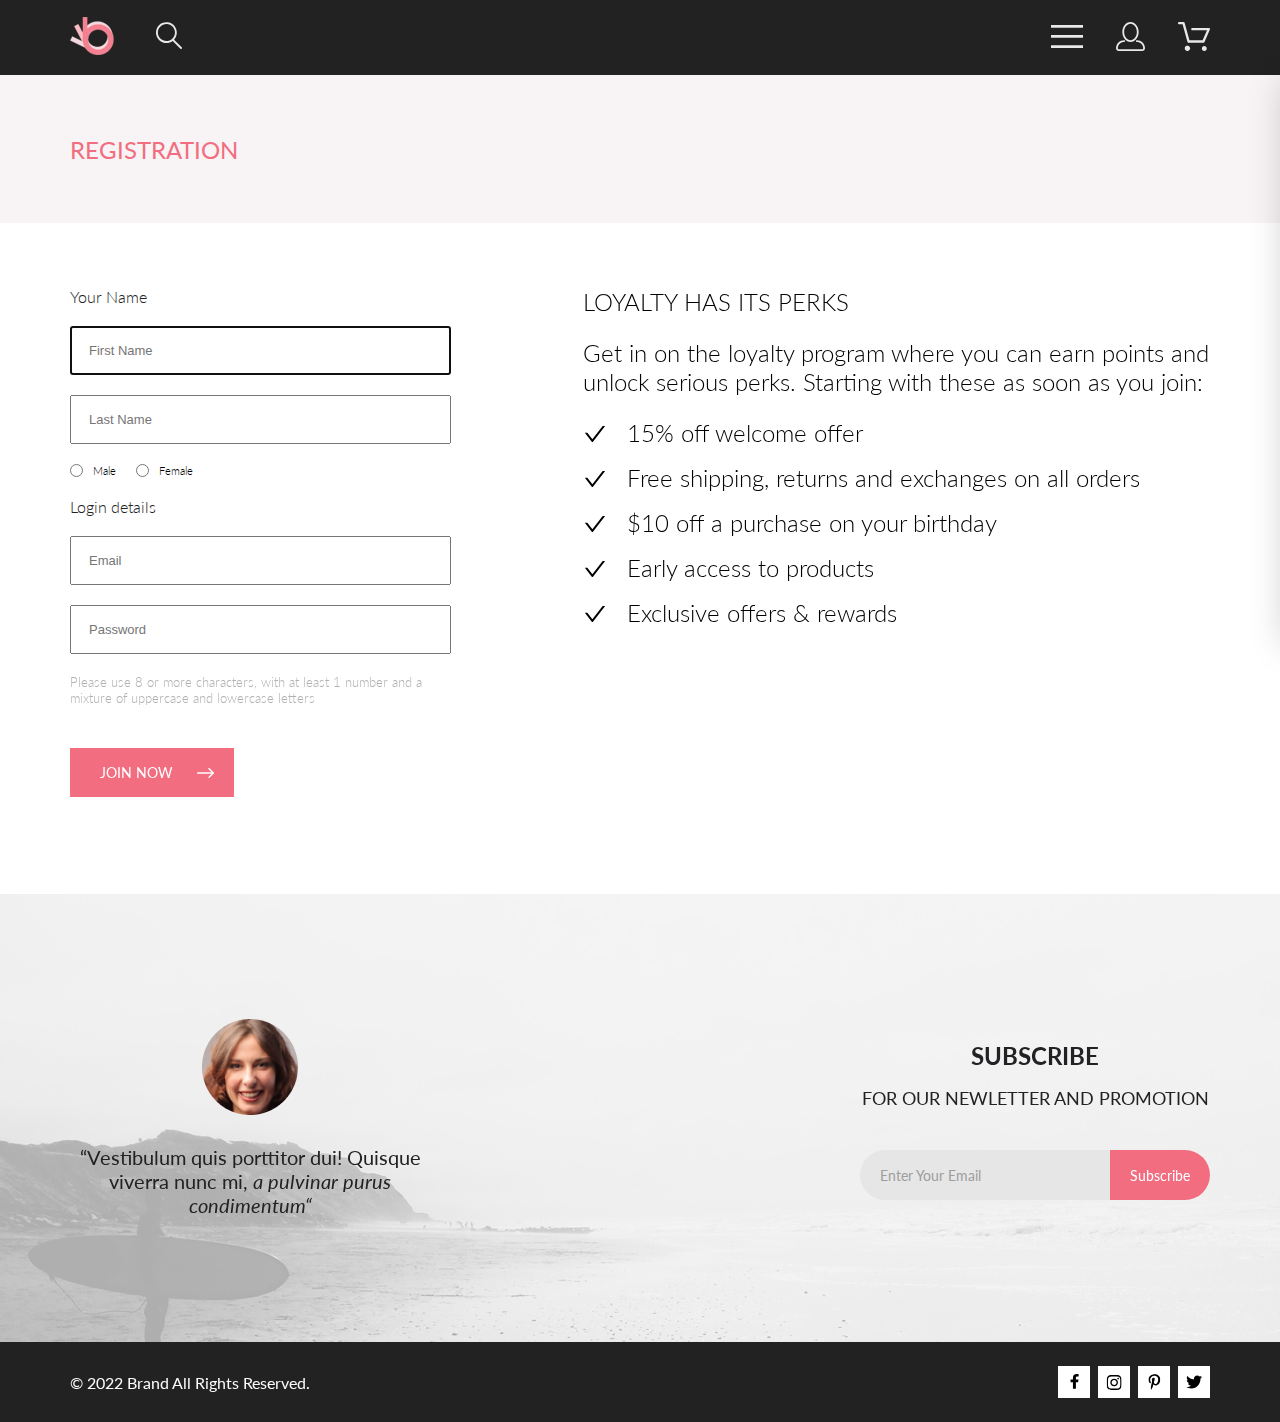
<file: registration.html>
<!DOCTYPE html>
<html lang="en">

<head>
    <link rel="preconnect" href="https://fonts.googleapis.com">
    <link rel="preconnect" href="https://fonts.gstatic.com" crossorigin>
    <link href="https://fonts.googleapis.com/css2?family=Lato:wght@300;400;700;900&display=swap" rel="stylesheet">
    <meta charset="UTF-8">
    <meta http-equiv="X-UA-Compatible" content="IE=edge">
    <meta name="viewport" content="width=device-width, initial-scale=1.0">
    <title>Registration</title>
    <link rel="stylesheet" href="style.css">
</head>

<body>
    <div class="top">
        <header class="header center">
            <div class="header__left">
                <a href="index.html"><img src="img/logo.png" alt="logo"></a>
                <a href="#"><img src="img/search.svg" alt="search"></a>
            </div>
            <nav class="header__right">
                <label for="header__check"><img src="img/menu.svg" alt="menu"></label>
                <a class="header__link-site" href="registration.html"><img src="img/reg.svg" alt="reg"></a>
                <a class="header__link-site" href="basket.html"><img src="img/cart.svg" alt="cart"></a>
            </nav>
            <input class="header__checkbox" id="header__check" type="checkbox">
            <div class="mobile-menu">
                <div class="mobile-menu__link-site">
                    <a href="registration.html">
                        <svg width="29" height="29" viewBox="0 0 29 29" fill="none" xmlns="http://www.w3.org/2000/svg">
                            <path
                                d="M14.5 19.937C19 19.937 22.656 15.464 22.656 9.968C22.656 4.472 19 0 14.5 0C13.3631 0.0217413 12.2463 0.303398 11.2351 0.823397C10.2239 1.34339 9.34507 2.08794 8.66602 3C7.12663 4.99573 6.30819 7.45381 6.34399 9.974C6.34399 15.465 10 19.937 14.5 19.937ZM14.5 1.813C18 1.813 20.844 5.472 20.844 9.969C20.844 14.466 17.998 18.125 14.5 18.125C11.002 18.125 8.15603 14.465 8.15503 9.969C8.15403 5.473 11 1.813 14.5 1.813ZM20.844 18.125C20.6036 18.125 20.373 18.2205 20.203 18.3905C20.033 18.5605 19.9375 18.7911 19.9375 19.0315C19.9375 19.2719 20.033 19.5025 20.203 19.6725C20.373 19.8425 20.6036 19.938 20.844 19.938C22.526 19.9399 24.1386 20.6088 25.3279 21.7982C26.5172 22.9875 27.1861 24.6 27.188 26.282C27.1875 26.5221 27.0918 26.7523 26.922 26.9221C26.7522 27.0918 26.5221 27.1875 26.282 27.188H2.71997C2.47985 27.1875 2.24975 27.0918 2.07996 26.9221C1.91016 26.7523 1.81449 26.5221 1.81396 26.282C1.81608 24.6001 2.48517 22.9877 3.67444 21.7985C4.86371 20.6092 6.47608 19.9401 8.15796 19.938C8.39824 19.938 8.62868 19.8425 8.79858 19.6726C8.96849 19.5027 9.06396 19.2723 9.06396 19.032C9.06396 18.7917 8.96849 18.5613 8.79858 18.3914C8.62868 18.2215 8.39824 18.126 8.15796 18.126C5.99541 18.1279 3.92201 18.9875 2.39258 20.5164C0.863144 22.0453 0.00264777 24.1185 0 26.281C0.000794067 27.0019 0.287502 27.693 0.797241 28.2027C1.30698 28.7125 1.99811 28.9992 2.71899 29H26.282C27.0027 28.9989 27.6936 28.7121 28.2031 28.2024C28.7126 27.6927 28.9992 27.0017 29 26.281C28.9974 24.1187 28.1372 22.0457 26.6083 20.5168C25.0793 18.9878 23.0063 18.1276 20.844 18.125Z"
                                fill="black" />
                        </svg>
                    </a>
                    <a href="cart.html">
                        <svg width="32" height="29" viewBox="0 0 32 29" fill="none" xmlns="http://www.w3.org/2000/svg">
                            <path
                                d="M26.2009 29C25.5532 28.9738 24.9415 28.6948 24.4972 28.2227C24.0529 27.7506 23.8114 27.1232 23.8245 26.475C23.8376 25.8269 24.1043 25.2097 24.5673 24.7559C25.0303 24.3022 25.6527 24.048 26.301 24.048C26.9493 24.048 27.5717 24.3022 28.0347 24.7559C28.4977 25.2097 28.7644 25.8269 28.7775 26.475C28.7906 27.1232 28.549 27.7506 28.1047 28.2227C27.6604 28.6948 27.0488 28.9738 26.401 29H26.2009ZM6.75293 26.32C6.75293 25.79 6.91011 25.2718 7.20459 24.8311C7.49907 24.3904 7.91764 24.0469 8.40735 23.844C8.89705 23.6412 9.43594 23.5881 9.95581 23.6915C10.4757 23.7949 10.9532 24.0502 11.328 24.425C11.7028 24.7998 11.9581 25.2773 12.0615 25.7972C12.1649 26.317 12.1118 26.8559 11.9089 27.3456C11.7061 27.8353 11.3626 28.2539 10.9219 28.5483C10.4812 28.8428 9.96304 29 9.43298 29C9.08087 29.0003 8.73212 28.9311 8.40674 28.7966C8.08136 28.662 7.78569 28.4646 7.53662 28.2158C7.28755 27.9669 7.09001 27.6713 6.9552 27.3461C6.82039 27.0208 6.75098 26.6721 6.75098 26.32H6.75293ZM10.553 20.686C10.2935 20.6868 10.0409 20.6024 9.83411 20.4457C9.62727 20.2891 9.47758 20.0689 9.40796 19.819L4.57495 2.36401H1.18201C0.868521 2.36401 0.567859 2.23947 0.346191 2.01781C0.124523 1.79614 0 1.49549 0 1.18201C0 0.868519 0.124523 0.567873 0.346191 0.346205C0.567859 0.124537 0.868521 5.81268e-06 1.18201 5.81268e-06H5.46301C5.7225 -0.00080736 5.97504 0.0837201 6.18176 0.240568C6.38848 0.397416 6.53784 0.617884 6.60693 0.868006L11.4399 18.323H24.6179L29.001 8.27501H14.401C14.2428 8.27961 14.0854 8.25242 13.9379 8.19507C13.7904 8.13771 13.6559 8.05134 13.5424 7.94108C13.4288 7.83082 13.3386 7.69891 13.277 7.55315C13.2154 7.40739 13.1836 7.25075 13.1836 7.0925C13.1836 6.93426 13.2154 6.77762 13.277 6.63186C13.3386 6.4861 13.4288 6.35419 13.5424 6.24393C13.6559 6.13367 13.7904 6.0473 13.9379 5.98994C14.0854 5.93259 14.2428 5.90541 14.401 5.91001H30.814C31.0097 5.90996 31.2022 5.95866 31.3744 6.05172C31.5465 6.14478 31.6928 6.27926 31.7999 6.44301C31.9078 6.60729 31.9734 6.79569 31.9908 6.99145C32.0083 7.18721 31.9771 7.38424 31.9 7.565L26.495 19.977C26.4026 20.1876 26.251 20.3668 26.0585 20.4927C25.866 20.6186 25.641 20.6858 25.411 20.686H10.553Z"
                                fill="black" />
                        </svg>
                    </a>
                </div>
                <h3 class="mobile-menu__heading">MENU</h3>
                <div class="mobile-menu__box">
                    <div class="mobile-menu__item">
                        <a href="catalog.html" class="mobile-menu__title">MAN</a>
                        <ul class="mobile-menu__list">
                            <li class="li-mobile" ><a class="mobile-menu__link" href="#">Accessories</a></li>
                            <li class="li-mobile" ><a class="mobile-menu__link" href="#">Bags</a></li>
                            <li class="li-mobile" ><a class="mobile-menu__link" href="#">Denim</a></li>
                            <li class="li-mobile" ><a class="mobile-menu__link" href="#">T-Shirts</a></li>
                        </ul>
                    </div>
                    <div class="mobile-menu__item">
                        <a href="catalog.html" class="mobile-menu__title">WOMAN</a>
                        <ul class="mobile-menu__list">
                            <li class="li-mobile" ><a class="mobile-menu__link" href="#">Accessories</a></li>
                            <li class="li-mobile" ><a class="mobile-menu__link" href="#">Bags</a></li>
                            <li class="li-mobile" ><a class="mobile-menu__link" href="#">Denim</a></li>
                            <li class="li-mobile" ><a class="mobile-menu__link" href="#">T-Shirts</a></li>
                        </ul>
                    </div>
                    <div class="mobile-menu__item">
                        <a href="catalog.html" class="mobile-menu__title">KIDS</a>
                        <ul class="mobile-menu__list">
                            <li class="li-mobile" ><a class="mobile-menu__link" href="#">Accessories</a></li>
                            <li class="li-mobile" ><a class="mobile-menu__link" href="#">Bags</a></li>
                            <li class="li-mobile" ><a class="mobile-menu__link" href="#">Denim</a></li>
                            <li class="li-mobile" ><a class="mobile-menu__link" href="#">T-Shirts</a></li>
                        </ul>
                    </div>
                </div>
            </div>
        </header>
        <section class="head center">
            <h2 class="head__heading">REGISTRATION</h2>
        </section>
        <section class="registration center">
            <div class="registration__left">
                <form class="registration__left_content" action="#">
                    <h3 class="registration__subtitle">Your Name</h3>
                    <input class="registration__forms" type="text" placeholder="First Name" autofocus>
                    <input class="registration__forms" type="text" placeholder="Last Name">
                    <div class="registration__gender">
                        <input type="radio" name="gender" value="male"><span class="registration__forms-male">Male</span>
                        <input type="radio" name="gender" value="female"><span class="registration__forms-female">Female</span>
                    </div>
                    <h3 class="registration__subtitle">Login details</h3>
                    <input class="registration__forms" type="email" placeholder="Email">
                    <input class="registration__forms" type="password" placeholder="Password">
                    <p class="registration__text">Please use 8 or more characters, with at least 1 number and a mixture of uppercase and lowercase letters</p>
                </form>
                <div class="registration__button">
                    <a href="#" class="registration__btn">JOIN NOW <img class="registration__btn-img" src="/img/arrow.svg" alt="arrow"></a>
                </div>
            </div>
            <div class="registration__right">
                <h2 class="registration__title">LOYALTY HAS ITS PERKS</h2>
                <p class="registration__loyalty-text">Get in on the loyalty program where you can earn points and unlock serious perks. Starting with these as soon as you join:</p>
                <ul class="registration__lists">
                    <li class="registration__list-item">15% off welcome offer</li>
                    <li class="registration__list-item">Free shipping, returns and exchanges on all orders</li>
                    <li class="registration__list-item">$10 off a purchase on your birthday</li>
                    <li class="registration__list-item">Early access to products</li>
                    <li class="registration__list-item">Exclusive offers & rewards</li>
                </ul>
            </div>
        </section>
        <section class="subscribe center">
            <div class="subscribe__left-content">
                <img class="subscribe__img" src="/img/Intersect.png" alt="face-img">
                <p class="subscribe__text">“Vestibulum quis porttitor dui! Quisque viverra nunc mi, <span
                        class="subscribe__text-italic">a pulvinar purus condimentum“</span></p>
            </div>
            <div class="subscribe__right-content">
                <h2 class="subscribe__title">SUBSCRIBE<br> <span class="subscribe__title-light">FOR OUR NEWLETTER AND
                        PROMOTION</span> </h2>
                <form class="subscribe__form" action="#">
                    <input class="subscribe__form-email" type="email" placeholder="Enter Your Email">
                    <button class="subscribe__button" type="submit">Subscribe</button>
                </form>
            </div>
        </section>
        <footer class="footer center">
            <p class="footer__text">© 2022 Brand All Rights Reserved.</p>
            <div class="footer__icons">
                <a class="footer__icons-link" href="#"><img src="/img/facebook-img.svg" alt="facebook"></a>
                <a class="footer__icons-link" href="#"><img src="/img/instagram-img.svg" alt="instagram"></a>
                <a class="footer__icons-link" href="#"><img src="/img/pinterest-img.svg" alt="pinterest"></a>
                <a class="footer__icons-link" href="#"><img src="/img/twitter-img.svg" alt="twitter"></a>
            </div>
        </footer>
    </div>
</body>

</html>
</file>
<file: style.css>
* {
  margin: 0;
  padding: 0;
}

body {
  font-family: "Lato", sans-serif;
}

img {
  max-width: 100%;
}

a {
  text-decoration: none;
}

summary {
  display: block;
}
summary::-webkit-details-marker {
  display: none;
}

.center {
  padding-left: calc(50% - 570px);
  padding-right: calc(50% - 570px);
}

.top {
  position: relative;
  overflow-x: hidden;
}

.header {
  min-height: 75px;
  background: #222222;
  display: flex;
  flex-direction: row;
  flex-wrap: wrap;
  justify-content: space-between;
  align-items: center;
}
.header__left {
  display: flex;
  align-items: center;
  gap: 41px;
}
.header__right {
  display: flex;
  align-items: center;
  gap: 33px;
  overflow-x: hidden;
  position: relative;
}
.header__checkbox {
  position: absolute;
  left: -999999px;
  visibility: hidden;
}
.header__checkbox:checked ~ .mobile-menu {
  right: 0px;
}

.mobile-menu {
  position: absolute;
  top: 75px;
  right: -232px;
  z-index: 11;
  transition: right 0.5s;
  width: 232px;
  background: #FFFFFF;
  box-shadow: 6px 4px 35px rgba(0, 0, 0, 0.21);
  padding: 32px;
  box-sizing: border-box;
}
.mobile-menu__link-site {
  align-items: center;
  justify-content: space-around;
  background-color: #e8e8e8;
  padding: 8px;
  border-radius: 10px;
  margin-bottom: 24px;
  display: none;
}
.mobile-menu__heading {
  font-style: normal;
  font-weight: 700;
  font-size: 14px;
  line-height: 17px;
  color: #000000;
}
.mobile-menu__link {
  font-style: normal;
  font-weight: 400;
  font-size: 14px;
  line-height: 17px;
  color: #6F6E6E;
}
.mobile-menu__link:hover {
  color: #F16D7F;
}
.mobile-menu__title {
  font-style: normal;
  font-weight: 400;
  font-size: 14px;
  line-height: 17px;
  color: #F16D7F;
}
.mobile-menu__list {
  list-style-type: none;
  padding-left: 21px;
  display: flex;
  flex-direction: column;
  gap: 11px;
  margin-top: 12px;
}
.mobile-menu__box {
  display: flex;
  flex-direction: column;
  gap: 20px;
  margin-top: 24px;
}

.promo {
  display: flex;
  background: #F1E4E6;
  padding-left: calc(50% - 800px);
  padding-right: calc(50% - 800px);
}
.promo__img {
  width: 50%;
}
.promo__info {
  border-left: 12px solid #F16D7F;
  padding-left: 16px;
  margin-top: 48%;
}
.promo__title {
  font-style: normal;
  font-weight: 900;
  font-size: 48px;
  line-height: 58px;
  color: #222222;
}
.promo__heading {
  font-style: normal;
  font-weight: 700;
  font-size: 32px;
  line-height: 38px;
  color: #222222;
}
.promo__word-fashion {
  color: #F16D7F;
}
.promo__content {
  padding-left: 64px;
}

.sale {
  display: grid;
  gap: 30px;
  grid-template-columns: repeat(3, 1fr);
  padding-top: 64px;
  padding-bottom: 96px;
}
.sale__item {
  position: relative;
}
.sale__content {
  position: absolute;
  width: 100%;
  height: 100%;
  top: 0;
  left: 0;
  display: flex;
  flex-direction: column;
  justify-content: center;
  align-items: center;
}
.sale__item_big {
  min-height: 120px;
  grid-column: 1/-1;
}
.sale__text {
  font-style: normal;
  font-weight: 400;
  font-size: 16px;
  line-height: 19px;
  text-align: center;
  color: #FFFFFF;
}
.sale__heading {
  font-style: normal;
  font-weight: 700;
  font-size: 24px;
  line-height: 29px;
  text-align: center;
  color: #F16D7F;
}

.product-box {
  padding-bottom: 96px;
  display: flex;
  flex-direction: column;
}
.product-box__heading {
  font-style: normal;
  font-weight: 400;
  font-size: 30px;
  line-height: 36px;
  text-align: center;
  color: #222222;
}
.product-box__text {
  font-style: normal;
  font-weight: 400;
  font-size: 14px;
  line-height: 17px;
  text-align: center;
  margin-top: 6px;
  color: #9F9F9F;
}
.product-box__content {
  margin-top: 48px;
  display: grid;
  grid-template-columns: repeat(auto-fit, 360px);
  justify-content: center;
  gap: 30px;
}
.product-box__btn {
  margin-top: 48px;
  display: flex;
  justify-content: center;
}
.product-box__button {
  color: #F26376;
  font-family: Lato;
  font-size: 16px;
  font-style: normal;
  font-weight: 400;
  line-height: normal;
  border: #F26376 solid 1px;
  padding: 15px 39px;
}
.product-box__button:hover {
  color: #FFF;
  background-color: #F26376;
}
.product-box__pagination {
  display: flex;
  justify-content: center;
  align-items: center;
}
.product-box__pagination-content {
  margin-top: 60px;
  border: 1px solid #EBEBEB;
  padding: 11px 40px;
}
.product-box__pag-text {
  color: #C4C4C4;
  font-size: 16px;
  font-style: normal;
  font-weight: 300;
  line-height: normal;
  padding-right: 5px;
}
.product-box__active {
  color: #EF5B70;
  font-size: 16px;
  font-style: normal;
  font-weight: 300;
  line-height: normal;
  padding-right: 5px;
}
.product-box__pag-left {
  padding-right: 17px;
}
.product-box__pag-right {
  padding-left: 17px;
}

.p-b__content {
  display: flex;
  justify-content: space-between;
  align-items: center;
  position: relative;
  padding: 12px 40px;
  width: 283px;
  color: #C4C4C4;
  font-family: Lato;
  font-size: 16px;
  font-style: normal;
  font-weight: 300;
  line-height: normal;
}

.product {
  position: relative;
}
.product:hover .product__img {
  filter: brightness(0.5);
}
.product:hover .product__add {
  display: flex;
}
.product__img {
  width: 100%;
  display: block;
}
.product__add {
  position: absolute;
  top: 188px;
  left: 111px;
  border: 1px solid #fff;
  width: 139px;
  height: 44px;
  font-style: normal;
  font-weight: 400;
  font-size: 14px;
  line-height: 17px;
  display: none;
  align-items: center;
  justify-content: center;
  gap: 11px;
  color: #FFFFFF;
}
.product__add:hover {
  box-shadow: 0 0 5px #fff;
}
.product__add:hover svg path {
  fill: #F16D7F;
}
.product__content {
  background: #F8F8F8;
  display: flex;
  flex-direction: column;
  justify-content: center;
  align-items: flex-start;
  padding: 24px 16px;
  gap: 16px;
}
.product__heading {
  font-style: normal;
  font-weight: 400;
  font-size: 13px;
  line-height: 16px;
  color: #000000;
}
.product__text {
  font-style: normal;
  font-weight: 300;
  font-size: 14px;
  line-height: 17px;
  color: #5D5D5D;
}
.product__price {
  font-style: normal;
  font-weight: 400;
  font-size: 16px;
  line-height: 19px;
  color: #F16D7F;
}

.advantages {
  background-color: #222222;
  padding-top: 104px;
  padding-bottom: 104px;
  display: flex;
  align-items: center;
  flex-direction: row;
  flex-wrap: wrap;
  justify-content: center;
  gap: 30px;
}
.advantages__item {
  width: 360px;
  display: flex;
  flex-direction: column;
  align-items: center;
  gap: 24px;
}
.advantages__heading {
  font-style: normal;
  font-weight: 400;
  font-size: 20px;
  line-height: 24px;
  color: #FBFBFB;
}
.advantages__text {
  font-style: normal;
  font-weight: 300;
  font-size: 14px;
  line-height: 17px;
  text-align: center;
  color: #FBFBFB;
}

.subscribe {
  display: flex;
  align-items: center;
  justify-content: space-between;
  min-height: 448px;
  padding-top: 32px;
  padding-bottom: 32px;
  background-image: url(img/subscribe.jpg);
  background-repeat: no-repeat;
  box-sizing: border-box;
  background-size: cover;
  background-position: center bottom;
}
.subscribe__left-content {
  max-width: 50%;
  display: flex;
  justify-content: center;
  align-items: center;
  flex-direction: column;
}
.subscribe__left-content .subscribe__img {
  padding-bottom: 30px;
}
.subscribe__left-content .subscribe__text {
  max-width: 360px;
  color: #222224;
  text-align: center;
  font-family: Lato;
  font-size: 20px;
  font-style: normal;
  font-weight: 400;
  line-height: normal;
}
.subscribe__left-content .subscribe__text-italic {
  font-style: italic;
}
.subscribe__right-content {
  max-width: 50%;
}
.subscribe__right-content .subscribe__title {
  max-width: 557px;
  color: #222224;
  text-align: center;
  font-family: Lato;
  font-size: 24px;
  font-style: normal;
  font-weight: 700;
  line-height: 167.2%; /* 40.128px */
}
.subscribe__right-content .subscribe__title-light {
  color: #222224;
  font-size: 18px;
  font-weight: 400;
}
.subscribe__right-content .subscribe__form {
  display: flex;
  justify-content: center;
  align-items: center;
  margin-top: 32px;
}
.subscribe__right-content .subscribe__form-email {
  padding: 0 60px 0 20px;
  height: 50px;
  border-radius: 30px 0 0 30px;
  border: none;
  width: 170px;
  background: #E1E1E1;
  font-family: "Lato";
  font-style: normal;
  font-weight: 400;
  font-size: 14px;
  line-height: normal;
  color: #222224;
  opacity: 0.67;
}
.subscribe__right-content .subscribe__button {
  border-radius: 0 30px 30px 0;
  height: 50px;
  border: none;
  width: 100px;
  background: #F16D7F;
  font-family: "Lato";
  font-style: normal;
  font-weight: 400;
  font-size: 14px;
  line-height: normal;
  color: #FFFFFF;
  cursor: pointer;
}

.footer {
  background-color: #222222;
  padding-top: 24px;
  padding-bottom: 24px;
  display: flex;
  flex-direction: row;
  justify-content: space-between;
  align-items: center;
}
.footer__text {
  font-style: normal;
  font-weight: 400;
  font-size: 16px;
  line-height: 19px;
  color: #FBFBFB;
}
.footer__icons {
  display: flex;
  gap: 8px;
}
.footer__icons-link {
  width: 32px;
  height: 32px;
  display: block;
  background-color: #fff;
  display: flex;
  justify-content: center;
  align-items: center;
}
.footer__icons-link:hover {
  background-color: #F16D7F;
}
.footer__icons-link:hover path {
  fill: #fff;
}

.head {
  min-height: 148px;
  background: #F8F3F4;
  display: flex;
  align-items: center;
  justify-content: space-between;
}
.head__heading {
  font-style: normal;
  font-weight: 400;
  font-size: 24px;
  line-height: 29px;
  color: #F16D7F;
}

.breadcrumb {
  display: flex;
}
.breadcrumb__box-link:last-child .breadcrumb__link {
  font-weight: 700;
  color: #F16D7F;
}
.breadcrumb__box-link:not(:last-child)::after {
  content: "/";
  padding-left: 8px;
  padding-right: 8px;
  font-style: normal;
  font-weight: 300;
  font-size: 14px;
  line-height: 17px;
  color: #636363;
}
.breadcrumb__link {
  font-style: normal;
  font-weight: 300;
  font-size: 14px;
  line-height: 17px;
  color: #636363;
}
.breadcrumb__link:hover {
  color: #F16D7F;
}

.swiper {
  width: 100%;
  height: 100%;
}

.swiper-slide {
  text-align: center;
  font-size: 18px;
  background: #F7F7F7;
  display: flex;
  justify-content: center;
  align-items: center;
}

.swiper-slide img {
  display: block;
  width: 100%;
  height: 100%;
  -o-object-fit: cover;
     object-fit: cover;
  padding-bottom: 50px;
}

.swiper__img {
  max-width: 597px;
}

.content {
  background-color: #fff;
  border: 1px solid #EAEAEA;
  padding-top: 64px;
  padding-bottom: 64px;
  max-width: 1140px;
  margin: -65px auto 0;
  position: relative;
  z-index: 10;
  display: flex;
  flex-direction: column;
  align-items: center;
}
.content__subtitle {
  color: #F16D7F;
  font-size: 14px;
  font-style: normal;
  font-weight: 300;
  line-height: normal;
}
.content__line {
  margin-top: 12px;
  margin-bottom: 12px;
  width: 63px;
  height: 1px;
  border-top: solid;
  border-color: #EF5B70;
  background-color: #EF5B70;
}
.content__heading {
  color: #4D4D4D;
  font-size: 18px;
  font-style: normal;
  font-weight: 300;
  line-height: normal;
  padding-bottom: 50px;
}
.content__text {
  width: 554px;
  color: #5E5E5E;
  text-align: center;
  font-size: 14px;
  font-style: normal;
  font-weight: 300;
  line-height: normal;
  padding-bottom: 32px;
}
.content__price {
  color: #EF5B70;
  font-size: 24px;
  font-style: normal;
  font-weight: 300;
  line-height: normal;
  padding-bottom: 65px;
}
.content__line-big {
  margin-bottom: 65px;
  border-bottom: solid 1px #EAEAEA;
  width: 641px;
}
.content__sort {
  display: flex;
  gap: 28px;
  align-items: center;
  color: #6F6E6E;
  font-size: 14px;
  font-style: normal;
  font-weight: 400;
  line-height: normal;
  padding-bottom: 50px;
}
.content__sort__details {
  position: relative;
}
.content__sort__summary {
  display: flex;
  align-items: center;
  gap: 10px;
}

.button {
  display: flex;
  justify-content: center;
  text-align: center;
}
.button__product {
  text-align: center;
  padding-top: 15px;
  padding-bottom: 15px;
  padding-right: 57px;
  padding-left: 24px;
  color: #F16D7F;
  border: 1px solid #F16D7F;
  font-style: normal;
  font-weight: 400;
  font-size: 16px;
  line-height: 19px;
}
.button__product:hover {
  color: #F16D7F;
  background-color: #6F6E6E;
  font-weight: 900;
}
.button__basket-img {
  align-items: center;
  justify-content: center;
  padding-right: 23px;
}

.padding {
  padding-bottom: 128px;
}

.margin {
  margin-bottom: 128px;
}

.basket {
  display: flex;
  justify-content: space-between;
  margin-top: 96px;
}
.basket__left {
  max-width: 57%;
  margin-right: 128px;
}
.basket__right {
  max-width: 40%;
}

.product-bask {
  margin-bottom: 128px;
}
.product-bask__cart {
  display: flex;
  box-shadow: 17px 19px 24px rgba(0, 0, 0, 0.13);
  margin-bottom: 40px;
}
.product-bask__img {
  max-width: 262px;
}
.product-bask__content {
  padding: 22px 0px 0 31px;
  max-width: 390px;
}
.product-bask__top {
  display: flex;
  justify-content: space-between;
  align-items: start;
}
.product-bask__close-img {
  padding-top: 6px;
  padding-right: 22px;
  padding-left: 57px;
}
.product-bask__heading {
  color: #222;
  font-family: Lato;
  font-size: 24px;
  font-style: normal;
  font-weight: 400;
  line-height: normal;
  padding-bottom: 42px;
}
.product-bask__about {
  color: #575757;
  font-size: 22px;
}
.product-bask__price-color {
  color: #EF5B70;
}
.product-bask__color {
  padding: 6px 0 6px 0;
}
.product-bask__color-color {
  color: #6F6E6E;
}
.product-bask__quantity {
  padding-top: 6px;
}
.product-bask__quantity-number {
  width: 28px;
  color: #656565;
  font-size: 18px;
  font-style: normal;
  font-weight: 400;
  line-height: normal;
  padding-left: 16px;
  margin-left: 24px;
}
.product-bask__buttons {
  display: flex;
  justify-content: space-between;
}
.product-bask__button-border {
  display: inline-block;
  font-size: 14px;
  font-style: normal;
  font-weight: 300;
  line-height: normal;
  background-color: #fff;
  border: 1px solid #A4A4A4;
  padding: 17px 40px;
  cursor: pointer;
}
.product-bask__link {
  color: #000;
}
.product-bask__button-border:hover {
  background-color: #F16D7F;
  font-weight: bold;
}

.form__title {
  color: #B1B1B1;
  font-size: 16px;
  font-style: normal;
  font-weight: 300;
  line-height: normal;
  margin-bottom: 20px;
}
.form__about {
  display: flex;
  flex-direction: column;
  gap: 20px;
  margin-bottom: 23px;
}
.form__style {
  display: block;
  box-sizing: border-box;
  min-width: 360px;
  height: 44px;
  padding: 12px 16px;
  font-size: 13px;
  font-weight: 300;
  line-height: normal;
  color: #222;
  border: 1px solid #A4A4A4;
}
.form__button-border {
  position: absolute;
  background-color: #fff;
  border: 1px solid #A4A4A4;
  padding: 10px 14px 12px 15px;
  font-size: 11px;
  cursor: pointer;
}
.form__button-border:hover {
  background-color: #F16D7F;
  font-weight: bold;
}
.form__button {
  color: #4A4A4A;
}

.in-put::-moz-placeholder {
  color: #B1B1B1;
}

.in-put::placeholder {
  color: #B1B1B1;
}

.pay {
  margin-top: 135px;
  background-color: #F5F3F3;
  max-width: 360px;
  padding-bottom: 42px;
}
.pay__subtitle-total {
  padding: 39px 34px 12px 218px;
  color: #4A4A4A;
  font-size: 11px;
  font-style: normal;
  font-weight: 400;
  line-height: normal;
}
.pay__title-total {
  padding: 0 37px 21px 153px;
  color: #222;
  font-size: 16px;
  font-style: normal;
  font-weight: 300;
  line-height: normal;
}
.pay__title-total-color {
  color: #F16D7F;
  font-size: 16px;
  font-style: normal;
  font-weight: 700;
  line-height: normal;
}
.pay__line {
  margin-left: 43px;
  padding-bottom: 17px;
  width: 275px;
  border-top: 1px solid #E2E2E2;
}
.pay__button-style {
  display: flex;
  justify-content: center;
  align-items: center;
}
.pay__button {
  display: inline-block;
  background-color: #F16D7F;
  color: white;
  padding: 16px 42px;
}
.pay__button:hover {
  background-color: #F5F3F3;
  color: #F16D7F;
  border: 1px solid #F16D7F;
  transform: scale(1.1);
  transition: transform 0.5s;
}

.registration {
  display: flex;
  justify-content: space-between;
  margin-top: 64px;
}
.registration__left {
  max-width: 45%;
}
.registration__left_content {
  display: flex;
  flex-direction: column;
  gap: 20px;
  margin-bottom: 40px;
}
.registration__subtitle {
  color: #222;
  font-size: 16px;
  font-style: normal;
  font-weight: 300;
  line-height: normal;
}
.registration__forms {
  width: 360px;
  height: 45px;
  padding-left: 17px;
  color: #000;
  font-size: 13px;
  font-style: normal;
  font-weight: 300;
  line-height: normal;
}
.registration__gender {
  display: flex;
  flex-direction: row;
  gap: 10px;
}
.registration__forms-male {
  margin-right: 10px;
  color: #000;
  font-size: 11px;
  font-style: normal;
  font-weight: 300;
  line-height: normal;
}
.registration__forms-female {
  color: #000;
  font-size: 11px;
  font-style: normal;
  font-weight: 300;
  line-height: normal;
}
.registration__text {
  width: 360px;
  color: #B1B1B1;
  font-size: 13px;
  font-style: normal;
  font-weight: 300;
  line-height: normal;
}
.registration__button {
  margin-top: 56px;
  margin-bottom: 113px;
}
.registration__btn {
  background-color: #F16D7F;
  color: #FFF;
  font-size: 14px;
  font-style: normal;
  font-weight: 400;
  line-height: normal;
  padding: 16px 20px 16px 30px;
}
.registration__btn:hover {
  background-color: #B1B1B1;
  color: #F16D7F;
  border: 2px solid #F16D7F;
  padding-left: 80px;
  font-weight: 1000;
  transition: 0.5s;
}
.registration__btn-img {
  padding-left: 20px;
}
.registration__right {
  max-width: 55%;
}
.registration__title {
  color: #000;
  font-size: 24px;
  font-style: normal;
  font-weight: 300;
  line-height: normal;
}
.registration__loyalty-text {
  width: 652px;
  margin: 22px auto;
  color: #000;
  font-size: 24px;
  font-style: normal;
  font-weight: 300;
  line-height: normal;
}
.registration__lists {
  padding-left: 22px;
}
.registration__list-item {
  color: #000;
  font-size: 24px;
  font-style: normal;
  font-weight: 300;
  line-height: normal;
  padding-left: 22px;
  padding-bottom: 16px;
}

ul li::marker {
  content: url(/img/check.svg);
}

.li-mobile::marker {
  content: none;
}

.sort {
  display: flex;
  gap: 28px;
  align-items: center;
}
.sort__details {
  position: relative;
}
.sort__summary {
  display: flex;
  align-items: center;
  gap: 10px;
}
.sort__content {
  position: absolute;
  display: flex;
  flex-direction: column;
  gap: 6px;
  width: 79px;
  padding: 7px 9px 11px;
  background: #FFFFFF;
  box-shadow: 6px 4px 35px rgba(0, 0, 0, 0.21);
  z-index: 1;
  top: 22px;
  left: -9px;
}

.filter {
  width: 100%;
  padding: 13px 16px 16px;
  box-sizing: border-box;
  position: absolute;
  z-index: 1;
  cursor: pointer;
}
.filter-box {
  position: relative;
  height: 40px;
  width: 360px;
}
.filter__link {
  font-style: normal;
  font-weight: 400;
  font-size: 14px;
  line-height: 17px;
  color: #6F6E6E;
}
.filter__link:hover {
  color: #F16D7F;
}
.filter__box {
  display: flex;
  flex-direction: column;
  padding: 24px 16px;
  gap: 11px;
}
.filter-sort {
  padding-top: 39px;
  display: flex;
  gap: 30px;
}
.filter__summary {
  display: flex;
  gap: 11px;
  align-items: center;
}
.filter[open] {
  background: #FFFFFF;
  box-shadow: 6px 4px 35px rgba(0, 0, 0, 0.21);
}
.filter[open] .filter__summary {
  color: #F16D7F;
}
.filter[open] .filter__img path {
  fill: #F16D7F;
}
.filter__category {
  margin-top: 16px;
}
.filter__category-summary {
  font-style: normal;
  font-weight: 400;
  font-size: 14px;
  line-height: 17px;
  color: #6F6E6E;
  padding: 8px 11px 11px;
  border-left: 5px solid #F16D7F;
  border-bottom: 1px solid #EBEBEB;
}
.filter__category[open] .filter__category-summary {
  color: #F16D7F;
}

@media (max-width: 1170px) {
  .header__checkbox:checked ~ .mobile-menu {
    right: 17px;
  }
  .header__left {
    padding-left: 30px;
  }
  .header__right {
    padding-right: 40px;
  }
  .head__heading {
    padding-left: 16px;
  }
  .basket {
    padding-left: 16px;
    padding-right: 16px;
  }
  .breadcrumb {
    padding-right: 16px;
  }
  .none {
    display: none;
  }
  .promo {
    padding-left: calc(50% - 384px);
    padding-right: calc(50% - 384px);
  }
  .promo__info {
    margin-top: 33%;
  }
  .promo__title {
    font-size: 44px;
  }
  .promo__heading {
    font-size: 24px;
  }
  .promo__content {
    padding-left: 0px;
  }
  .sale {
    margin: 0px 16px;
  }
  .product-box {
    margin: 0px 16px;
  }
  .product-box__content {
    gap: 16px;
  }
  .filter-sort {
    margin-right: 16px;
  }
  .registration {
    padding-right: 16px;
  }
  .registration__left_content {
    padding-left: 16px;
  }
  .registration__button {
    padding-left: 16px;
  }
  .registration__right {
    max-width: 354px;
    margin-right: 10px;
  }
  .registration__forms {
    padding-left: 7px;
  }
  .registration__title {
    font-size: 16px;
  }
  .registration__loyalty-text {
    width: 354px;
    margin: 32px auto;
    font-size: 16px;
  }
  .registration__list-item {
    font-size: 16px;
  }
  .subscribe {
    padding-bottom: 140px;
  }
  .subscribe__left-content {
    margin-left: 20px;
  }
  .subscribe__right-content {
    margin-right: 20px;
  }
  .footer__text {
    margin-left: 20px;
  }
  .footer__icons {
    margin-right: 20px;
  }
  .basket {
    display: flex;
    flex-direction: column;
    justify-content: center;
    align-items: center;
  }
  .basket__left {
    max-width: 100%;
    margin-right: 0;
  }
  .basket__right {
    max-width: 100%;
    display: flex;
    justify-content: center;
    align-items: center;
    gap: 16px;
  }
  .product-bask__close-img {
    padding-left: 100px;
  }
  .product-bask__content {
    max-width: 488px;
  }
  .pay {
    margin-top: 190px;
    margin-bottom: 130px;
  }
  .product-bask {
    margin-bottom: -50px;
  }
}
@media (max-width: 830px) {
  .center {
    padding-left: calc(50% - 384px);
    padding-right: calc(50% - 384px);
  }
  .advantages {
    padding-top: 50px;
    padding-bottom: 65px;
    display: flex;
    flex-direction: column;
    justify-content: center;
    align-items: center;
    gap: 50px;
  }
  .subscribe {
    flex-direction: column;
    justify-content: space-between;
  }
  .subscribe__left-content {
    display: flex;
    flex-direction: column;
    align-items: center;
    padding-bottom: 50px;
    margin-left: 0px;
  }
  .subscribe__right-content {
    margin-right: 0px;
  }
  .subscribe__subscribe__title {
    line-height: 162%;
  }
  .subscribe__subscribe__button {
    margin-bottom: 140px;
  }
}
@media (max-width: 754px) {
  .registration {
    flex-direction: column;
    justify-content: center;
    align-items: center;
  }
  .registration__left {
    max-width: 100%;
  }
  .registration__left_content {
    padding-left: 0px;
  }
  .registration__button {
    padding-left: 0px;
    margin-bottom: 53px;
  }
  .registration__right {
    max-width: 375px;
    margin-right: 0;
    margin-bottom: 100px;
  }
  .registration__loyalty-text {
    margin: 32px 0 22px;
  }
}
@media (max-width: 720px) {
  .basket__right {
    display: flex;
    flex-direction: column;
    margin-top: 106px;
    max-width: 100%;
  }
}
.product-bask {
  max-width: 560px;
}
.product-bask__content {
  padding: 13px 0px 0 17px;
  margin-left: 8px;
  margin-right: 8px;
}
.product-bask__cart {
  font-size: 16px;
}
.product-bask__img {
  width: 144px;
  height: 188px;
}
.product-bask__heading {
  font-size: 16px;
  padding-bottom: 25px;
}
.product-bask__about {
  font-size: 14px;
}
.product-bask__color {
  padding: 4px 0;
}
.product-bask__quantity {
  padding-top: 4px;
}
.product-bask__quantity-number {
  width: 26px;
  font-size: 10px;
  padding-left: 10px;
  margin-left: 15px;
}
.product-bask__close-img {
  width: 10px;
}
.product-bask__button-border {
  font-size: 12px;
  font-weight: 400;
  padding: 10px;
  margin: 0 8px;
}

.pay {
  width: 360px;
  margin-top: 90px;
  margin-bottom: 96px;
}

@media (max-width: 700px) {
  .sale {
    display: flex;
    flex-direction: column;
    align-items: center;
  }
  .sale__item_big {
    display: flex;
    position: relative;
    width: 100%;
    height: 100%;
    justify-items: center;
    justify-content: center;
  }
  .subscribe__left-content,
  .subscribe__right-content {
    min-width: 373px;
  }
  .subscribe__button {
    padding-left: 8px;
    padding-right: 6px;
  }
}
@media (max-width: 590px) {
  .header__right {
    padding-right: 16px;
  }
  .header__link-site {
    display: none;
  }
  .head {
    display: flex;
    flex-direction: column;
    justify-content: center;
    gap: 32px;
  }
  .head__heading {
    padding-left: 0;
  }
  .product-bask {
    max-width: 360px;
  }
  .promo__img {
    display: none;
  }
  .promo {
    display: flex;
    justify-content: center;
    align-items: center;
    padding-bottom: 140px;
  }
  .promo__info {
    margin-top: 45%;
  }
  .content__text {
    width: 360px;
  }
  .content__sort {
    font-size: 10px;
    padding-bottom: 65px;
  }
  .filter {
    width: 590px;
  }
  .filter-close {
    display: none;
  }
  .filter__img {
    width: 37px;
    height: 25px;
  }
  .sort__summary {
    font-size: 12px;
  }
  .subscribe {
    padding-bottom: 110px;
  }
  .subscribe__text {
    font-size: 18px;
  }
  .subscribe__text-italic {
    font-size: 18px;
  }
  .subscribe__title {
    line-height: 153.2%;
  }
  .subscribe__title-light {
    font-size: 14px;
    line-height: 153.2%;
  }
  .footer {
    display: flex;
    flex-direction: column-reverse;
    padding-top: 40px;
    padding-bottom: 10px;
    gap: 40px;
  }
}/*# sourceMappingURL=style.css.map */
</file>
